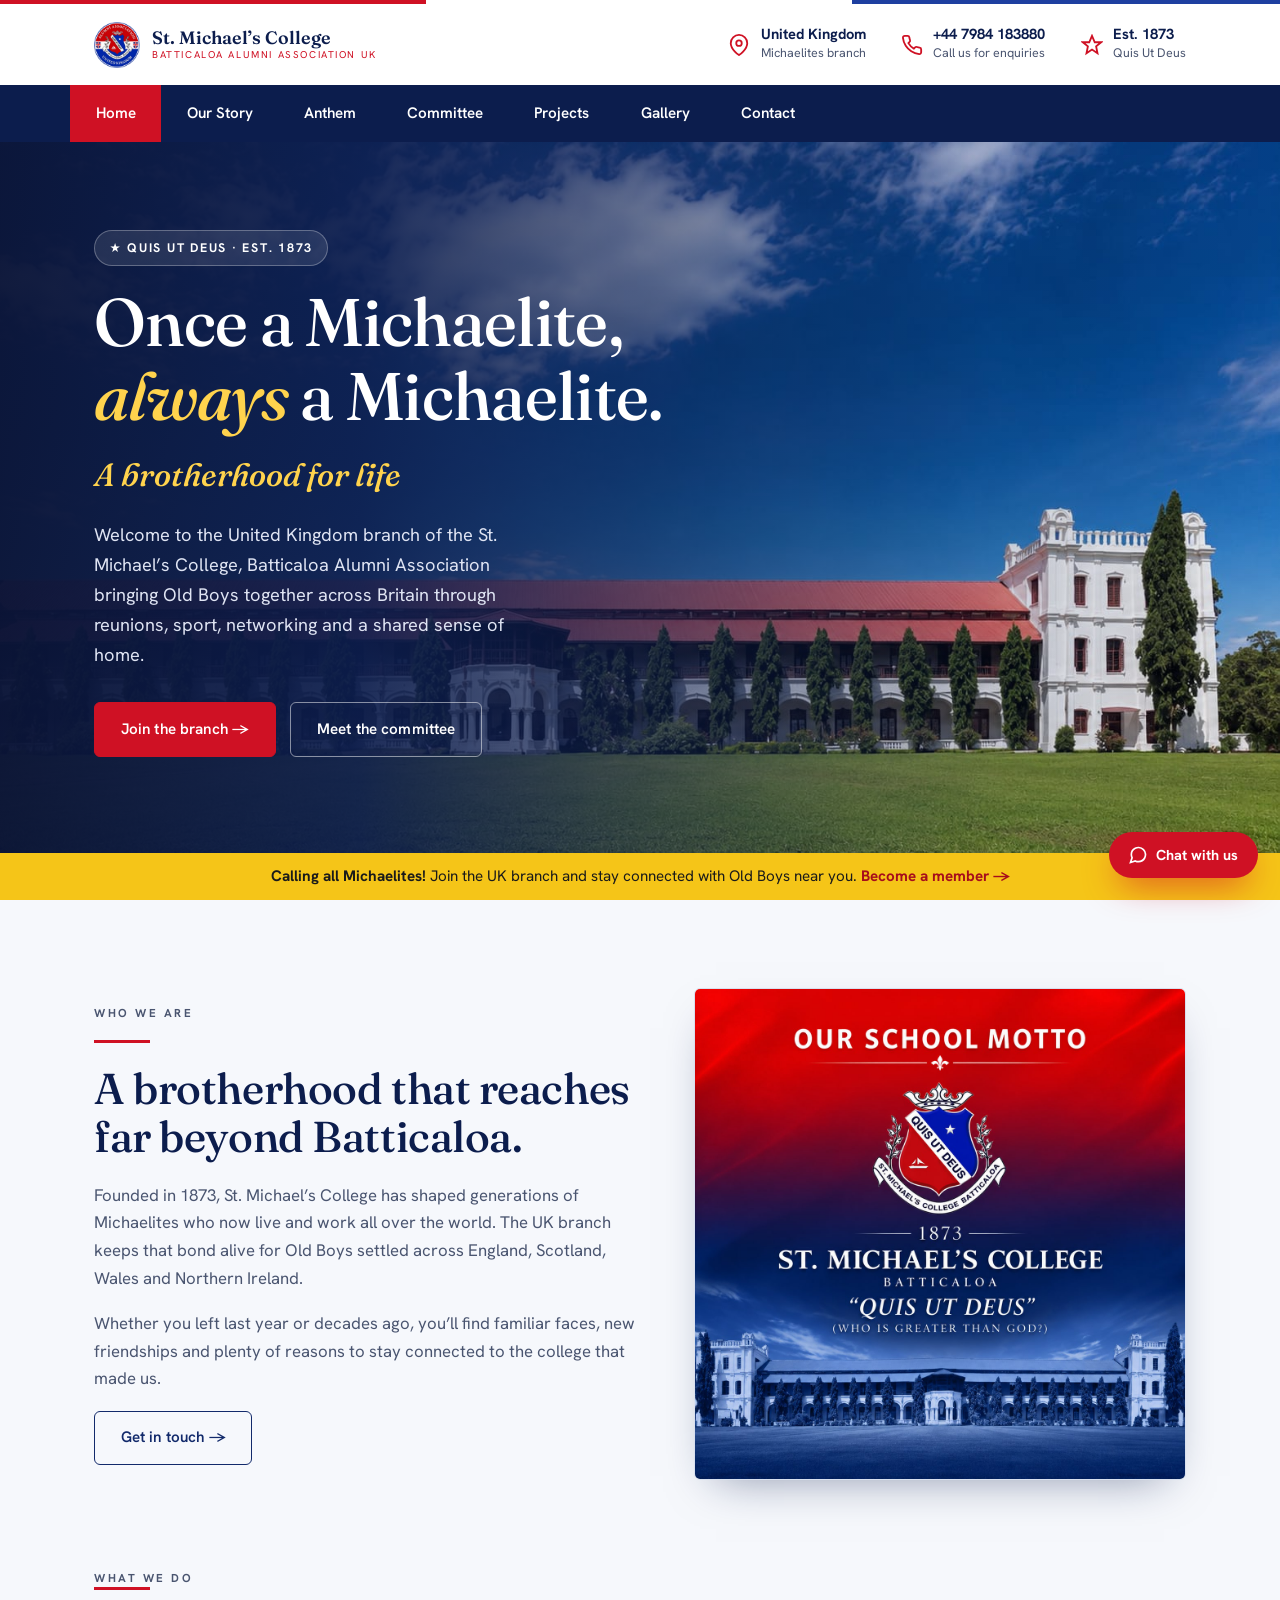
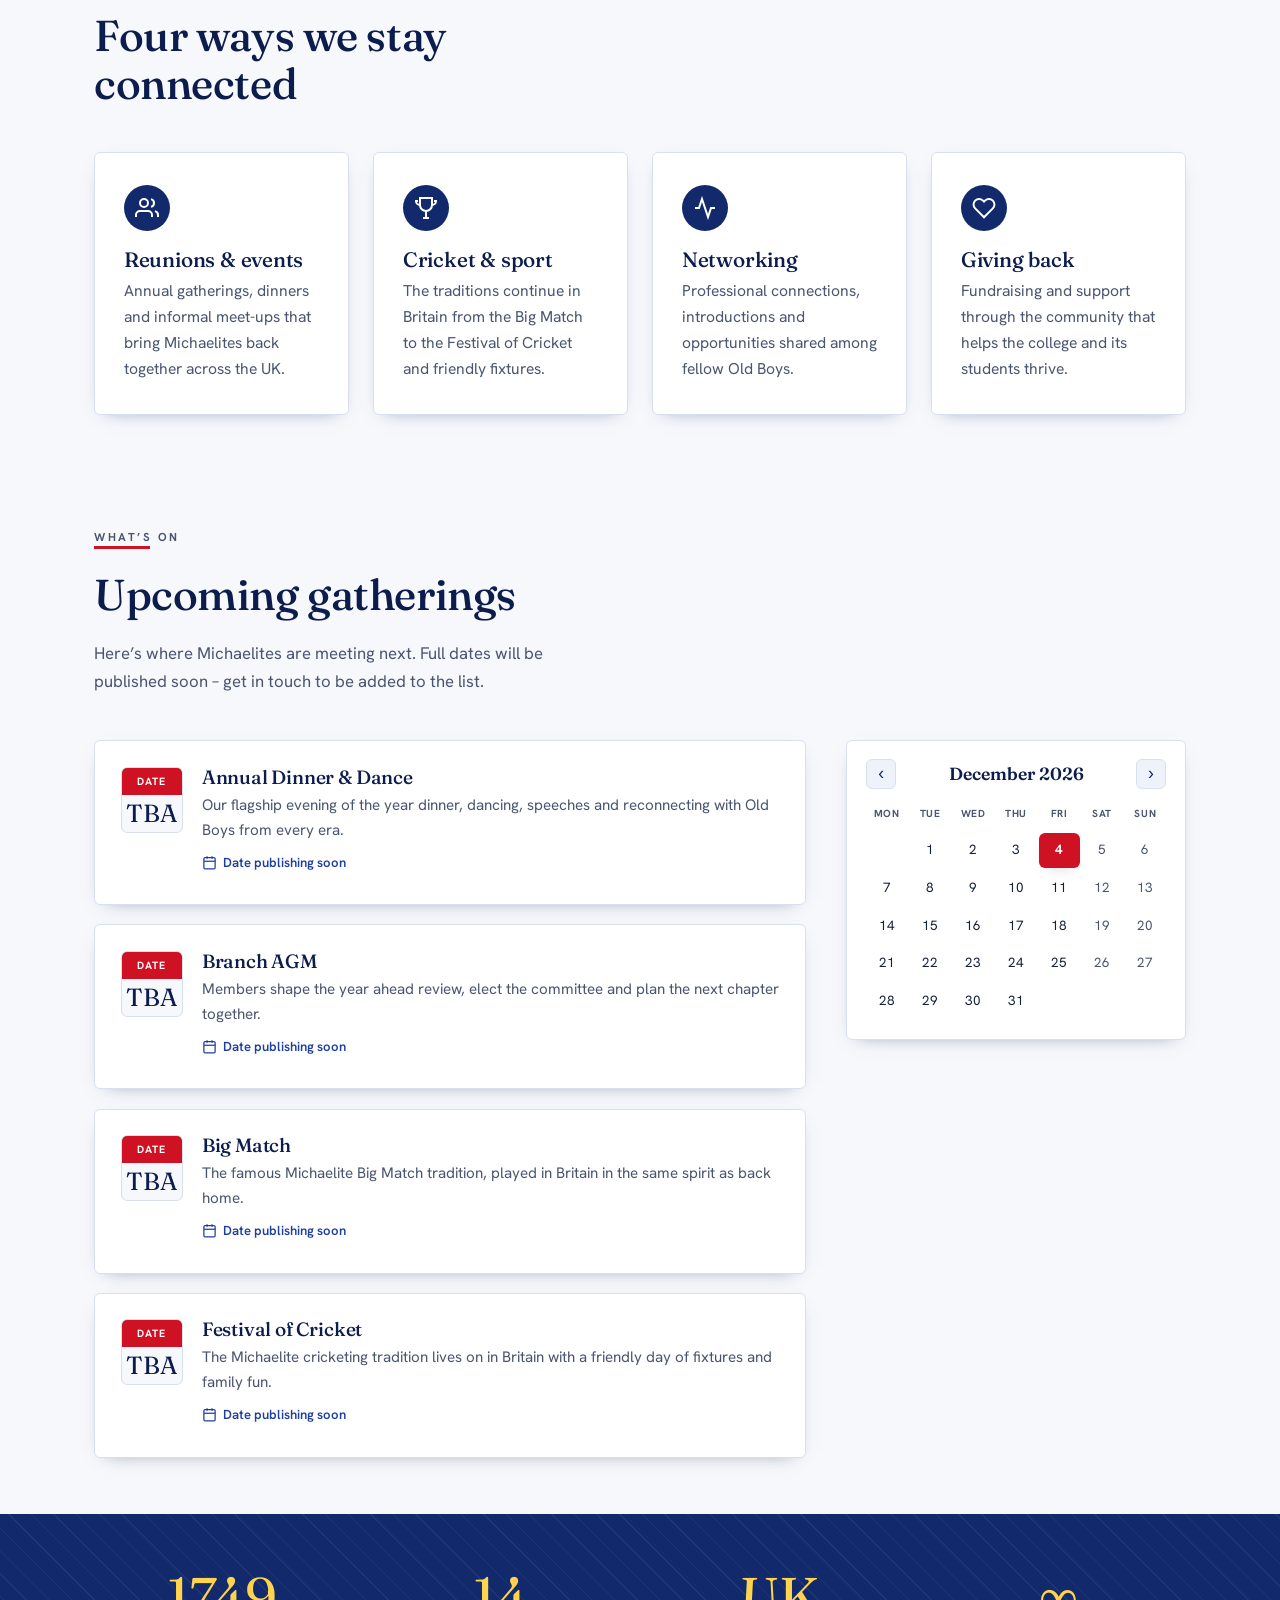
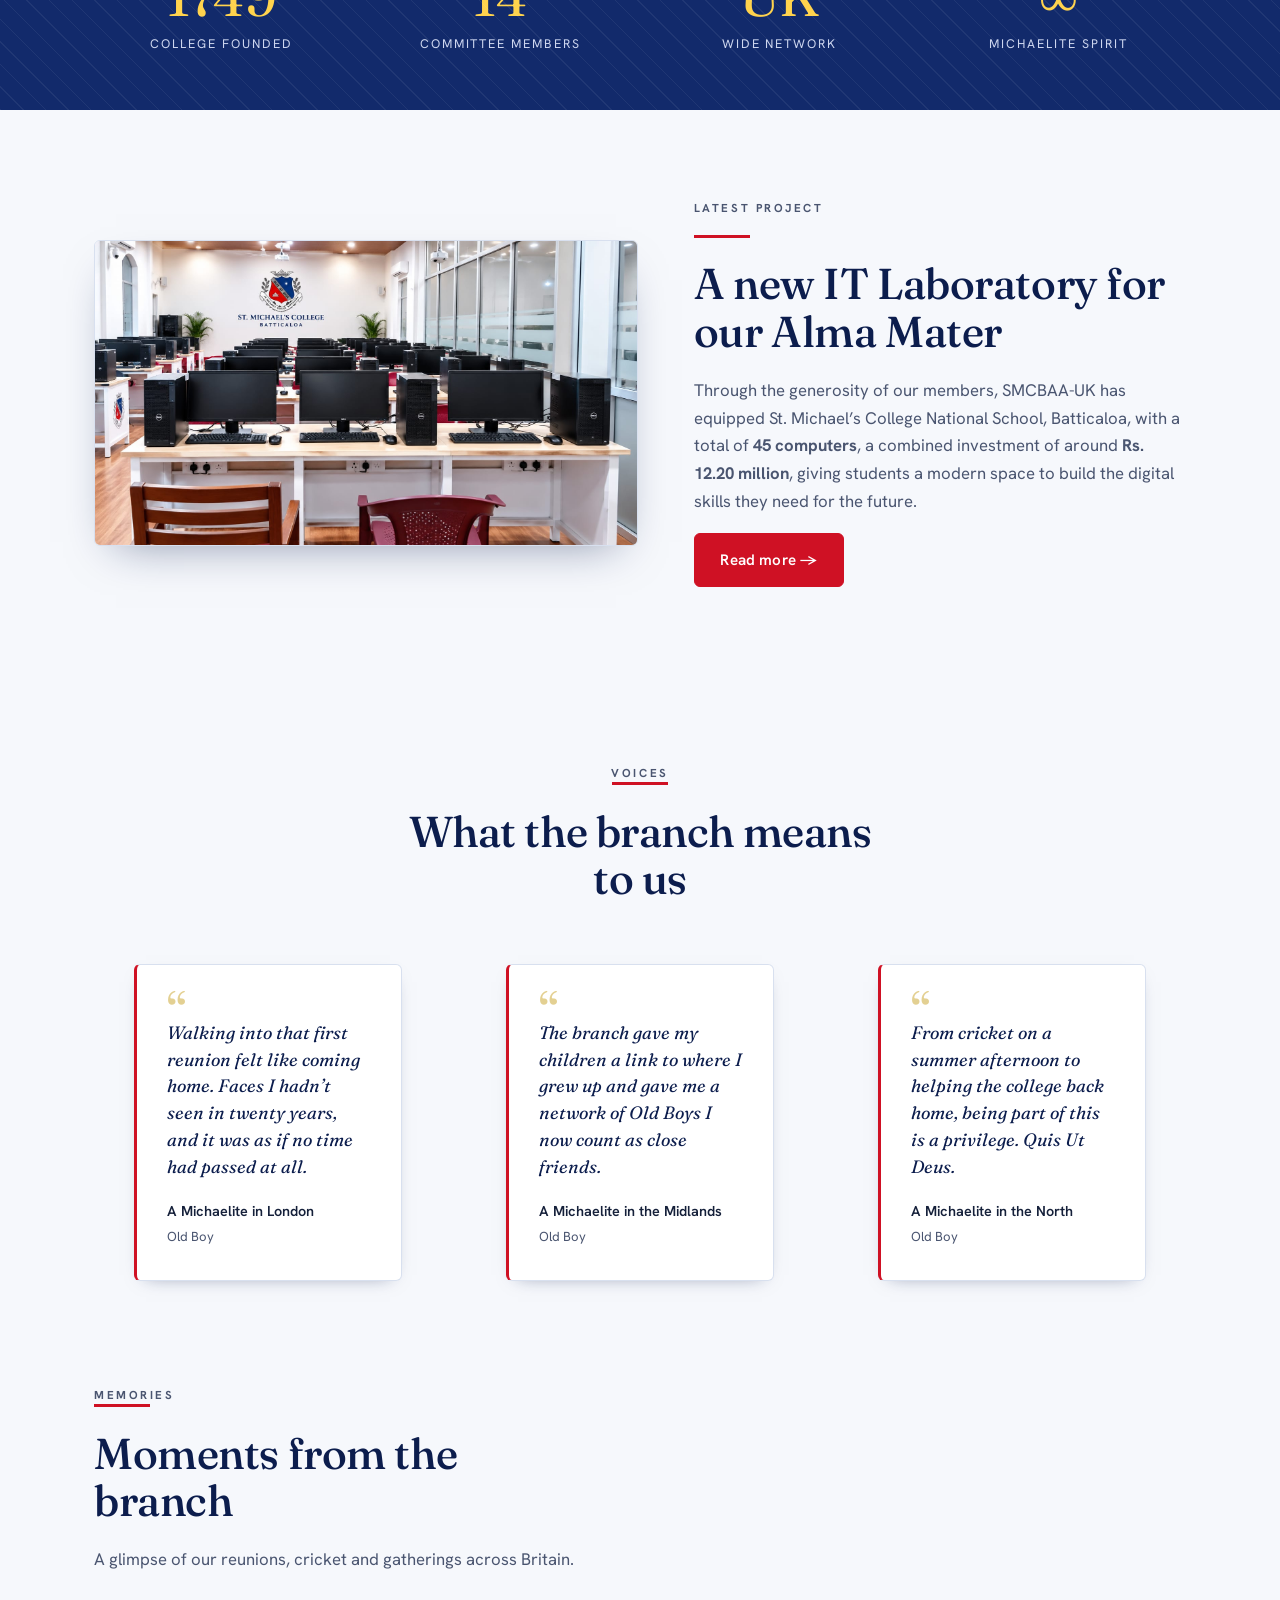
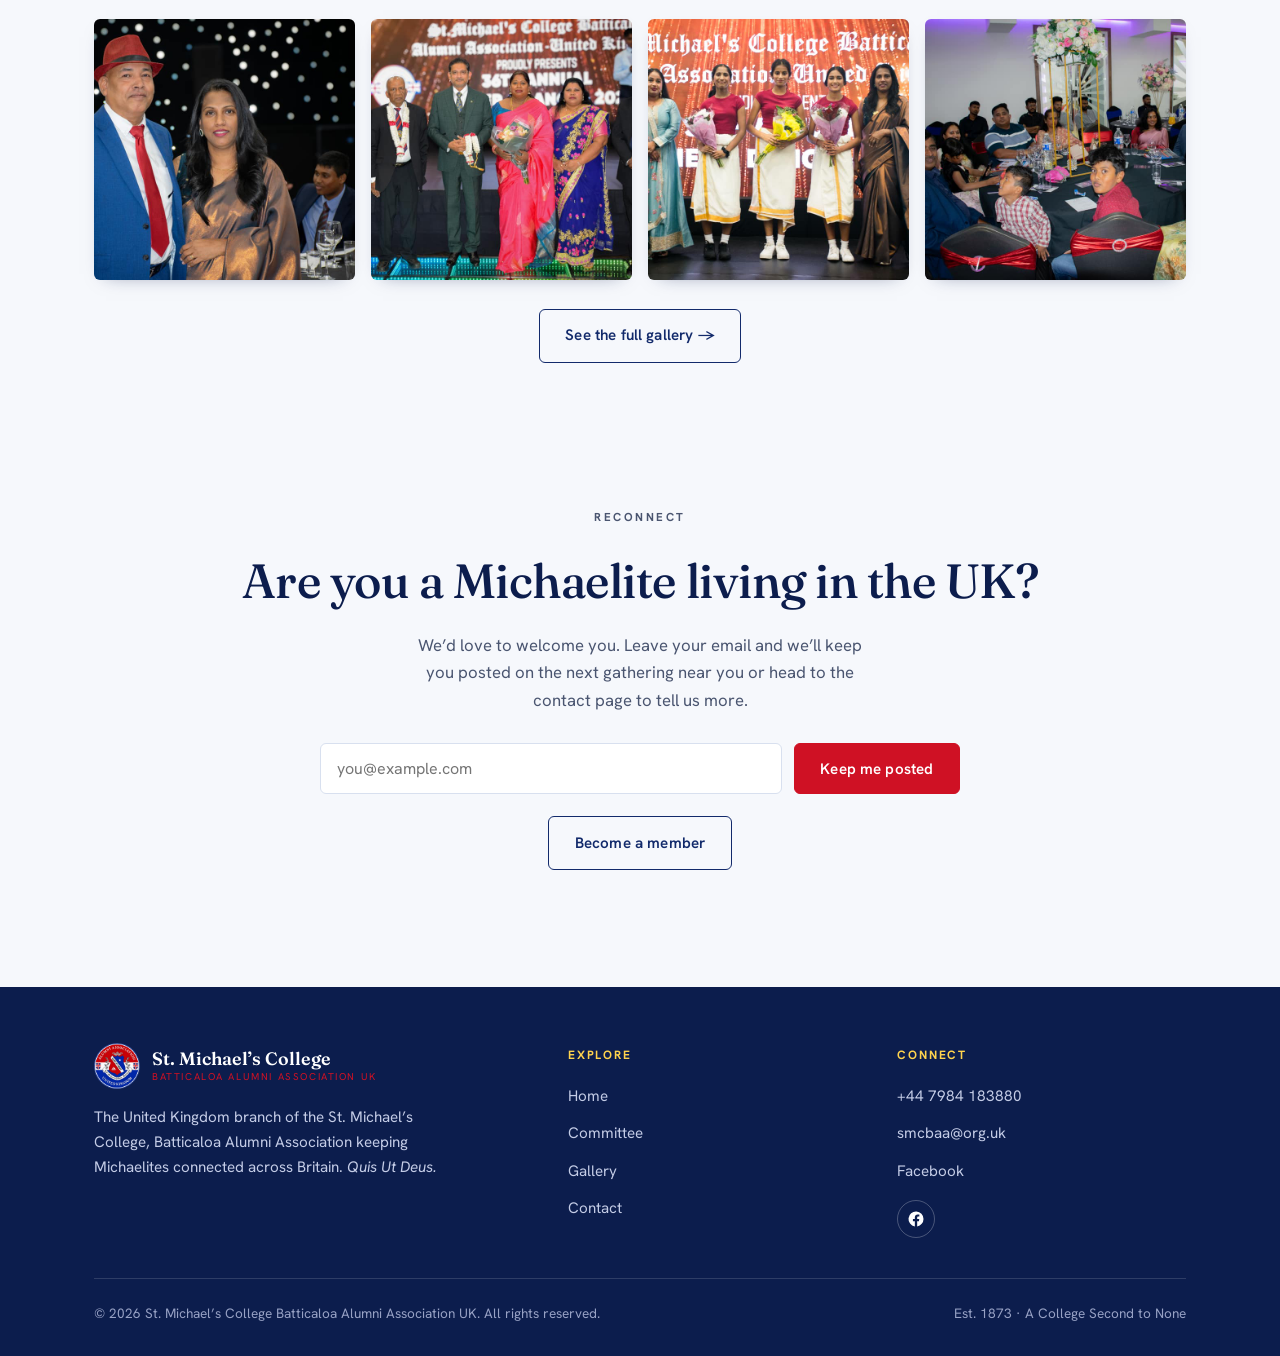
<file: index.html>
<!DOCTYPE html>
<html lang="en-GB">
<head>
  <meta charset="UTF-8" />
  <meta name="viewport" content="width=device-width, initial-scale=1.0" />
  <title>St. Michael's College Batticaloa Alumni Association UK</title>
  <meta name="description" content="The UK branch of the St. Michael's College, Batticaloa Alumni Association connecting Michaelites across Britain through reunions, cricket, networking and giving back." />
  <link rel="icon" type="image/png" href="assets/img/favicon.png" />
  <link rel="preconnect" href="https://fonts.googleapis.com" />
  <link rel="preconnect" href="https://fonts.gstatic.com" crossorigin />
  <link href="https://fonts.googleapis.com/css2?family=Fraunces:ital,opsz,wght@0,9..144,400..600;1,9..144,400..500&family=Hanken+Grotesk:wght@400;500;600;700&display=swap" rel="stylesheet" />
  <link rel="stylesheet" href="assets/css/styles.css" />
  <!-- Open Graph / social link preview -->
  <meta property="og:type" content="website" />
  <meta property="og:site_name" content="SMCBAA UK" />
  <meta property="og:title" content="St. Michael's College Batticaloa Alumni Association UK" />
  <meta property="og:description" content="The UK branch of the St. Michael's College, Batticaloa Alumni Association, connecting Michaelites across Britain through reunions, cricket, projects and giving back." />
  <meta property="og:url" content="https://smcbaa.org.uk/" />
  <meta property="og:image" content="https://smcbaa.org.uk/assets/img/og-image.jpg" />
  <meta property="og:image:secure_url" content="https://smcbaa.org.uk/assets/img/og-image.jpg" />
  <meta property="og:image:width" content="1200" />
  <meta property="og:image:height" content="630" />
  <meta property="og:image:type" content="image/jpeg" />
  <meta property="og:image:alt" content="St. Michael's College Batticaloa Alumni Association UK crest" />
  <meta name="twitter:card" content="summary_large_image" />
  <meta name="twitter:title" content="St. Michael's College Batticaloa Alumni Association UK" />
  <meta name="twitter:description" content="The UK branch of the St. Michael's College, Batticaloa Alumni Association, connecting Michaelites across Britain through reunions, cricket, projects and giving back." />
  <meta name="twitter:image" content="https://smcbaa.org.uk/assets/img/og-image.jpg" />
</head>
<body>

  <header class="site-header">
    <div class="container header-row">
      <a class="brand" href="index.html" aria-label="St. Michael’s College Alumni Association UK home">
        <img src="assets/img/logo.png" alt="St. Michael's College Batticaloa Alumni Association UK crest" />
        <span class="brand-text">
          <strong>St. Michael&rsquo;s College</strong>
          <span>Batticaloa Alumni Association UK</span>
        </span>
      </a>
      <div class="header-info">
        <div class="hi-item"><svg viewBox="0 0 24 24" fill="none" stroke="currentColor" stroke-width="2"><path d="M21 10c0 7-9 13-9 13s-9-6-9-13a9 9 0 0 1 18 0Z"/><circle cx="12" cy="10" r="3"/></svg><div><strong>United Kingdom</strong><span>Michaelites branch</span></div></div>
        <div class="hi-item"><svg viewBox="0 0 24 24" fill="none" stroke="currentColor" stroke-width="2"><path d="M22 16.92v3a2 2 0 0 1-2.18 2 19.79 19.79 0 0 1-8.63-3.07 19.5 19.5 0 0 1-6-6 19.79 19.79 0 0 1-3.07-8.67A2 2 0 0 1 4.11 2h3a2 2 0 0 1 2 1.72c.13.96.36 1.9.7 2.81a2 2 0 0 1-.45 2.11L8.09 9.91a16 16 0 0 0 6 6l1.27-1.27a2 2 0 0 1 2.11-.45c.91.34 1.85.57 2.81.7A2 2 0 0 1 22 16.92Z"/></svg><div><strong>+44 7984 183880</strong><span>Call us for enquiries</span></div></div>
        <div class="hi-item"><svg viewBox="0 0 24 24" fill="none" stroke="currentColor" stroke-width="2"><path d="M12 2l3 7h7l-5.5 4.5L18 21l-6-4-6 4 1.5-7.5L2 9h7z"/></svg><div><strong>Est. 1873</strong><span>Quis Ut Deus</span></div></div>
      </div>
    </div>
  </header>

  <nav class="mainnav">
    <div class="container mainnav-inner">
      <button class="nav-toggle" aria-label="Toggle menu" aria-expanded="false" aria-controls="nav-links"><svg viewBox="0 0 24 24" fill="none" stroke="currentColor" stroke-width="2"><line x1="3" y1="6" x2="21" y2="6"/><line x1="3" y1="12" x2="21" y2="12"/><line x1="3" y1="18" x2="21" y2="18"/></svg></button>
      <ul class="nav-links" id="nav-links">
        <li><a href="index.html" aria-current="page">Home</a></li>
        <li><a href="ourstory.html">Our Story</a></li>
        <li><a href="anthem.html">Anthem</a></li>
        <li><a href="committee.html">Committee</a></li>
        <li><a href="projects.html">Projects</a></li>
        <li><a href="gallery.html">Gallery</a></li>
        <li><a href="contact.html">Contact</a></li>
      </ul>
    </div>
  </nav>

  <!-- Hero -->
  <section class="hero">
    <div class="container hero-grid">
      <div class="hero-copy">
        <span class="motto-chip reveal">&#9733; Quis Ut Deus &middot; Est. 1873</span>
        <h1 class="reveal d1">Once a Michaelite,<br><em>always</em> a Michaelite.</h1>
        <p class="hero-script reveal d2">A brotherhood for life</p>
        <p class="lead reveal d2">Welcome to the United Kingdom branch of the St. Michael&rsquo;s College, Batticaloa Alumni Association bringing Old Boys together across Britain through reunions, sport, networking and a shared sense of home.</p>
        <div class="hero-actions reveal d3">
          <a class="btn btn--red" href="contact.html">Join the branch &rarr;</a>
          <a class="btn btn--ghost" href="committee.html">Meet the committee</a>
        </div>
      </div>
    </div>
  </section>

  <!-- Announcement bar -->
  <div class="announce">
    <div class="container">
      <span class="announce-tag">Calling all Michaelites!</span>
      Join the UK branch and stay connected with Old Boys near you.
      <a href="contact.html">Become a member &rarr;</a>
    </div>
  </div>

  <!-- About -->
  <section class="section">
    <div class="container split">
      <div>
        <p class="eyebrow">Who we are</p>
        <hr class="rule" />
        <h2>A brotherhood that reaches far beyond Batticaloa.</h2>
        <p>Founded in 1873, St. Michael&rsquo;s College has shaped generations of Michaelites who now live and work all over the world. The UK branch keeps that bond alive for Old Boys settled across England, Scotland, Wales and Northern Ireland.</p>
        <p>Whether you left last year or decades ago, you&rsquo;ll find familiar faces, new friendships and plenty of reasons to stay connected to the college that made us.</p>
        <a class="btn btn--ghost" href="contact.html">Get in touch &rarr;</a>
      </div>
      <div class="figure-card">
        <img src="assets/img/heritage.jpg" alt="St. Michael's College, Batticaloa founded 1873, motto Quis Ut Deus" />
      </div>
    </div>
  </section>

  <!-- Pillars -->
  <section class="section section--tight" style="padding-top:0;">
    <div class="container">
      <div class="section-head">
        <p class="eyebrow">What we do</p>
        <hr class="rule" />
        <h2>Four ways we stay connected</h2>
      </div>
      <div class="cards">
        <article class="card reveal">
          <div class="ico"><svg viewBox="0 0 24 24" fill="none" stroke="currentColor" stroke-width="2"><path d="M17 21v-2a4 4 0 0 0-4-4H5a4 4 0 0 0-4 4v2"/><circle cx="9" cy="7" r="4"/><path d="M23 21v-2a4 4 0 0 0-3-3.87"/><path d="M16 3.13a4 4 0 0 1 0 7.75"/></svg></div>
          <h3>Reunions &amp; events</h3>
          <p>Annual gatherings, dinners and informal meet-ups that bring Michaelites back together across the UK.</p>
        </article>
        <article class="card reveal d1">
          <div class="ico"><svg viewBox="0 0 24 24" fill="none" stroke="currentColor" stroke-width="2"><path d="M6 9V2h12v7"/><path d="M6 9a6 6 0 0 0 12 0"/><path d="M9 22h6"/><path d="M12 15v7"/><path d="M4 5H2a4 4 0 0 0 4 4"/><path d="M20 5h2a4 4 0 0 1-4 4"/></svg></div>
          <h3>Cricket &amp; sport</h3>
          <p>The traditions continue in Britain from the Big Match to the Festival of Cricket and friendly fixtures.</p>
        </article>
        <article class="card reveal d2">
          <div class="ico"><svg viewBox="0 0 24 24" fill="none" stroke="currentColor" stroke-width="2"><path d="M22 12h-4l-3 9L9 3l-3 9H2"/></svg></div>
          <h3>Networking</h3>
          <p>Professional connections, introductions and opportunities shared among fellow Old Boys.</p>
        </article>
        <article class="card reveal d3">
          <div class="ico"><svg viewBox="0 0 24 24" fill="none" stroke="currentColor" stroke-width="2"><path d="M20.84 4.61a5.5 5.5 0 0 0-7.78 0L12 5.67l-1.06-1.06a5.5 5.5 0 1 0-7.78 7.78L12 21.23l8.84-8.84a5.5 5.5 0 0 0 0-7.78Z"/></svg></div>
          <h3>Giving back</h3>
          <p>Fundraising and support through the community that helps the college and its students thrive.</p>
        </article>
      </div>
    </div>
  </section>

  <!-- Upcoming events -->
  <section class="section section--tight">
    <div class="container">
      <div class="section-head">
        <p class="eyebrow">What&rsquo;s on</p>
        <hr class="rule" />
        <h2>Upcoming gatherings</h2>
        <p>Here&rsquo;s where Michaelites are meeting next. Full dates will be published soon &ndash; get in touch to be added to the list.</p>
      </div>
      <div class="whatson-grid">
        <div class="events events--list">
        <article class="event-card reveal">
          <div class="date-badge"><span class="m">Date</span><span class="d">TBA</span></div>
          <div class="event-body">
            <h3>Annual Dinner &amp; Dance</h3>
            <p>Our flagship evening of the year dinner, dancing, speeches and reconnecting with Old Boys from every era.</p>
            <span class="event-meta"><svg viewBox="0 0 24 24" fill="none" stroke="currentColor" stroke-width="2"><rect x="3" y="4" width="18" height="18" rx="2"/><line x1="16" y1="2" x2="16" y2="6"/><line x1="8" y1="2" x2="8" y2="6"/><line x1="3" y1="10" x2="21" y2="10"/></svg>Date publishing soon</span>
          </div>
        </article>
        <article class="event-card reveal d1">
          <div class="date-badge"><span class="m">Date</span><span class="d">TBA</span></div>
          <div class="event-body">
            <h3>Branch AGM</h3>
            <p>Members shape the year ahead review, elect the committee and plan the next chapter together.</p>
            <span class="event-meta"><svg viewBox="0 0 24 24" fill="none" stroke="currentColor" stroke-width="2"><rect x="3" y="4" width="18" height="18" rx="2"/><line x1="16" y1="2" x2="16" y2="6"/><line x1="8" y1="2" x2="8" y2="6"/><line x1="3" y1="10" x2="21" y2="10"/></svg>Date publishing soon</span>
          </div>
        </article>
        <article class="event-card reveal d2">
          <div class="date-badge"><span class="m">Date</span><span class="d">TBA</span></div>
          <div class="event-body">
            <h3>Big Match</h3>
            <p>The famous Michaelite Big Match tradition, played in Britain in the same spirit as back home.</p>
            <span class="event-meta"><svg viewBox="0 0 24 24" fill="none" stroke="currentColor" stroke-width="2"><rect x="3" y="4" width="18" height="18" rx="2"/><line x1="16" y1="2" x2="16" y2="6"/><line x1="8" y1="2" x2="8" y2="6"/><line x1="3" y1="10" x2="21" y2="10"/></svg>Date publishing soon</span>
          </div>
        </article>
        <article class="event-card reveal d3">
          <div class="date-badge"><span class="m">Date</span><span class="d">TBA</span></div>
          <div class="event-body">
            <h3>Festival of Cricket</h3>
            <p>The Michaelite cricketing tradition lives on in Britain with a friendly day of fixtures and family fun.</p>
            <span class="event-meta"><svg viewBox="0 0 24 24" fill="none" stroke="currentColor" stroke-width="2"><rect x="3" y="4" width="18" height="18" rx="2"/><line x1="16" y1="2" x2="16" y2="6"/><line x1="8" y1="2" x2="8" y2="6"/><line x1="3" y1="10" x2="21" y2="10"/></svg>Date publishing soon</span>
          </div>
        </article>
        </div>
        <aside class="whatson-cal reveal d1">
          <div class="mini-cal" id="mini-cal" aria-label="Calendar"></div>
        </aside>
      </div>
    </div>
  </section>

  <!-- Stats -->
  <section class="section section--tight band">
    <div class="container">
      <div class="stats">
        <div class="stat"><div class="num" data-count="1873" data-plain>1873</div><div class="lbl">College founded</div></div>
        <div class="stat"><div class="num" data-count="15">15</div><div class="lbl">Committee members</div></div>
        <div class="stat"><div class="num">UK</div><div class="lbl">Wide network</div></div>
        <div class="stat"><div class="num">&infin;</div><div class="lbl">Michaelite spirit</div></div>
      </div>
    </div>
  </section>

  <!-- Latest project -->
  <section class="section">
    <div class="container split">
      <div class="figure-card">
        <img src="assets/img/gallery/projects-it-lab/full/itlab-02.jpg" alt="The completed IT Laboratory at St. Michael's College, Batticaloa, equipped by SMCBAA-UK" loading="lazy" />
      </div>
      <div>
        <p class="eyebrow">Latest project</p>
        <hr class="rule" />
        <h2>A new IT Laboratory for our Alma Mater</h2>
        <p>Through the generosity of our members, SMCBAA-UK has equipped St. Michael&rsquo;s College National School, Batticaloa, with a total of <strong>45 computers</strong>, a combined investment of around <strong>Rs. 12.20 million</strong>, giving students a modern space to build the digital skills they need for the future.</p>
        <a class="btn btn--red" href="projects.html">Read more &rarr;</a>
      </div>
    </div>
  </section>

  <!-- Voices -->
  <section class="section">
    <div class="container">
      <div class="section-head center">
        <p class="eyebrow">Voices</p>
        <hr class="rule" />
        <h2>What the branch means to us</h2>
      </div>
      <!-- Replace with real testimonials from members when available. -->
      <div class="voices">
        <figure class="quote-card reveal">
          <span class="mark">&ldquo;</span>
          <blockquote>Walking into that first reunion felt like coming home. Faces I hadn&rsquo;t seen in twenty years, and it was as if no time had passed at all.</blockquote>
          <figcaption class="cite">A Michaelite in London<span>Old Boy</span></figcaption>
        </figure>
        <figure class="quote-card reveal d1">
          <span class="mark">&ldquo;</span>
          <blockquote>The branch gave my children a link to where I grew up and gave me a network of Old Boys I now count as close friends.</blockquote>
          <figcaption class="cite">A Michaelite in the Midlands<span>Old Boy</span></figcaption>
        </figure>
        <figure class="quote-card reveal d2">
          <span class="mark">&ldquo;</span>
          <blockquote>From cricket on a summer afternoon to helping the college back home, being part of this is a privilege. Quis Ut Deus.</blockquote>
          <figcaption class="cite">A Michaelite in the North<span>Old Boy</span></figcaption>
        </figure>
      </div>
    </div>
  </section>

  <!-- Gallery preview -->
  <section class="section section--tight" style="padding-top:0;">
    <div class="container">
      <div class="section-head">
        <p class="eyebrow">Memories</p>
        <hr class="rule" />
        <h2>Moments from the branch</h2>
        <p>A glimpse of our reunions, cricket and gatherings across Britain.</p>
      </div>
      <div class="gallery-strip reveal">
        <a href="gallery.html" aria-label="View the gallery"><img src="assets/img/gallery/dinner-dance-2025/thumb/DSC_1876.jpg" alt="Michaelites at the Annual Dinner Dance 2025" loading="lazy" /></a>
        <a href="gallery.html" aria-label="View the gallery"><img src="assets/img/gallery/dinner-dance-2025/thumb/DSC_1932.jpg" alt="Michaelites at the Annual Dinner Dance 2025" loading="lazy" /></a>
        <a href="gallery.html" aria-label="View the gallery"><img src="assets/img/gallery/dinner-dance-2025/thumb/DSC_2082.jpg" alt="Michaelites at the Annual Dinner Dance 2025" loading="lazy" /></a>
        <a href="gallery.html" aria-label="View the gallery"><img src="assets/img/gallery/dinner-dance-2025/thumb/DSC_1994.jpg" alt="Michaelites at the Annual Dinner Dance 2025" loading="lazy" /></a>
      </div>
      <div style="text-align:center; margin-top:1.8rem;">
        <a class="btn btn--ghost" href="gallery.html">See the full gallery &rarr;</a>
      </div>
    </div>
  </section>

  <!-- CTA / newsletter -->
  <section class="section">
    <div class="container cta">
      <p class="eyebrow">Reconnect</p>
      <h2>Are you a Michaelite living in the UK?</h2>
      <p>We&rsquo;d love to welcome you. Leave your email and we&rsquo;ll keep you posted on the next gathering near you or head to the contact page to tell us more.</p>
      <!-- Wire this to Formspree (same as the contact form) before going live. -->
      <form class="newsletter" action="https://formspree.io/f/YOUR_FORM_ID" method="POST">
        <input type="email" name="email" required autocomplete="email" placeholder="you@example.com" aria-label="Email address" />
        <button type="submit" class="btn btn--red">Keep me posted</button>
      </form>
      <p style="margin-top:1.4rem;"><a class="btn btn--ghost" href="contact.html">Become a member</a></p>
    </div>
  </section>

  <footer class="site-footer">
    <div class="container">
      <div class="footer-top">
        <div>
          <a class="brand" href="index.html">
            <img src="assets/img/logo.png" alt="St. Michael's College Batticaloa Alumni Association UK crest" />
            <span class="brand-text"><strong>St. Michael&rsquo;s College</strong><span>Batticaloa Alumni Association UK</span></span>
          </a>
          <p class="footer-blurb">The United Kingdom branch of the St. Michael&rsquo;s College, Batticaloa Alumni Association keeping Michaelites connected across Britain. <em>Quis Ut Deus.</em></p>
        </div>
        <div class="footer-col">
          <h4>Explore</h4>
          <ul>
            <li><a href="index.html">Home</a></li>
            <li><a href="committee.html">Committee</a></li>
            <li><a href="gallery.html">Gallery</a></li>
            <li><a href="contact.html">Contact</a></li>
          </ul>
        </div>
        <div class="footer-col">
          <h4>Connect</h4>
          <ul>
            <li><a href="tel:+447984183880">+44 7984 183880</a></li>
            <li><a href="mailto:smcbaa@org.uk">smcbaa@org.uk</a></li>
            <li><a href="https://www.facebook.com/SMCBAAUK" target="_blank" rel="noopener">Facebook</a></li>
          </ul>
          <div class="social" style="margin-top:1rem;">
            <a href="https://www.facebook.com/SMCBAAUK" target="_blank" rel="noopener" aria-label="Facebook">
              <svg viewBox="0 0 24 24" fill="currentColor"><path d="M22 12a10 10 0 1 0-11.56 9.88v-6.99H7.9V12h2.54V9.8c0-2.5 1.49-3.89 3.78-3.89 1.09 0 2.24.2 2.24.2v2.46h-1.26c-1.24 0-1.63.77-1.63 1.56V12h2.78l-.44 2.89h-2.34v6.99A10 10 0 0 0 22 12Z"/></svg>
            </a>
          </div>
        </div>
      </div>
      <div class="footer-bottom">
        <span>&copy; <span id="year">2026</span> St. Michael&rsquo;s College Batticaloa Alumni Association UK. All rights reserved.</span>
        <span>Est. 1873 &middot; A College Second to None</span>
      </div>
    </div>
  </footer>

  <script src="assets/js/main.js"></script>
</body>
</html>
</file>
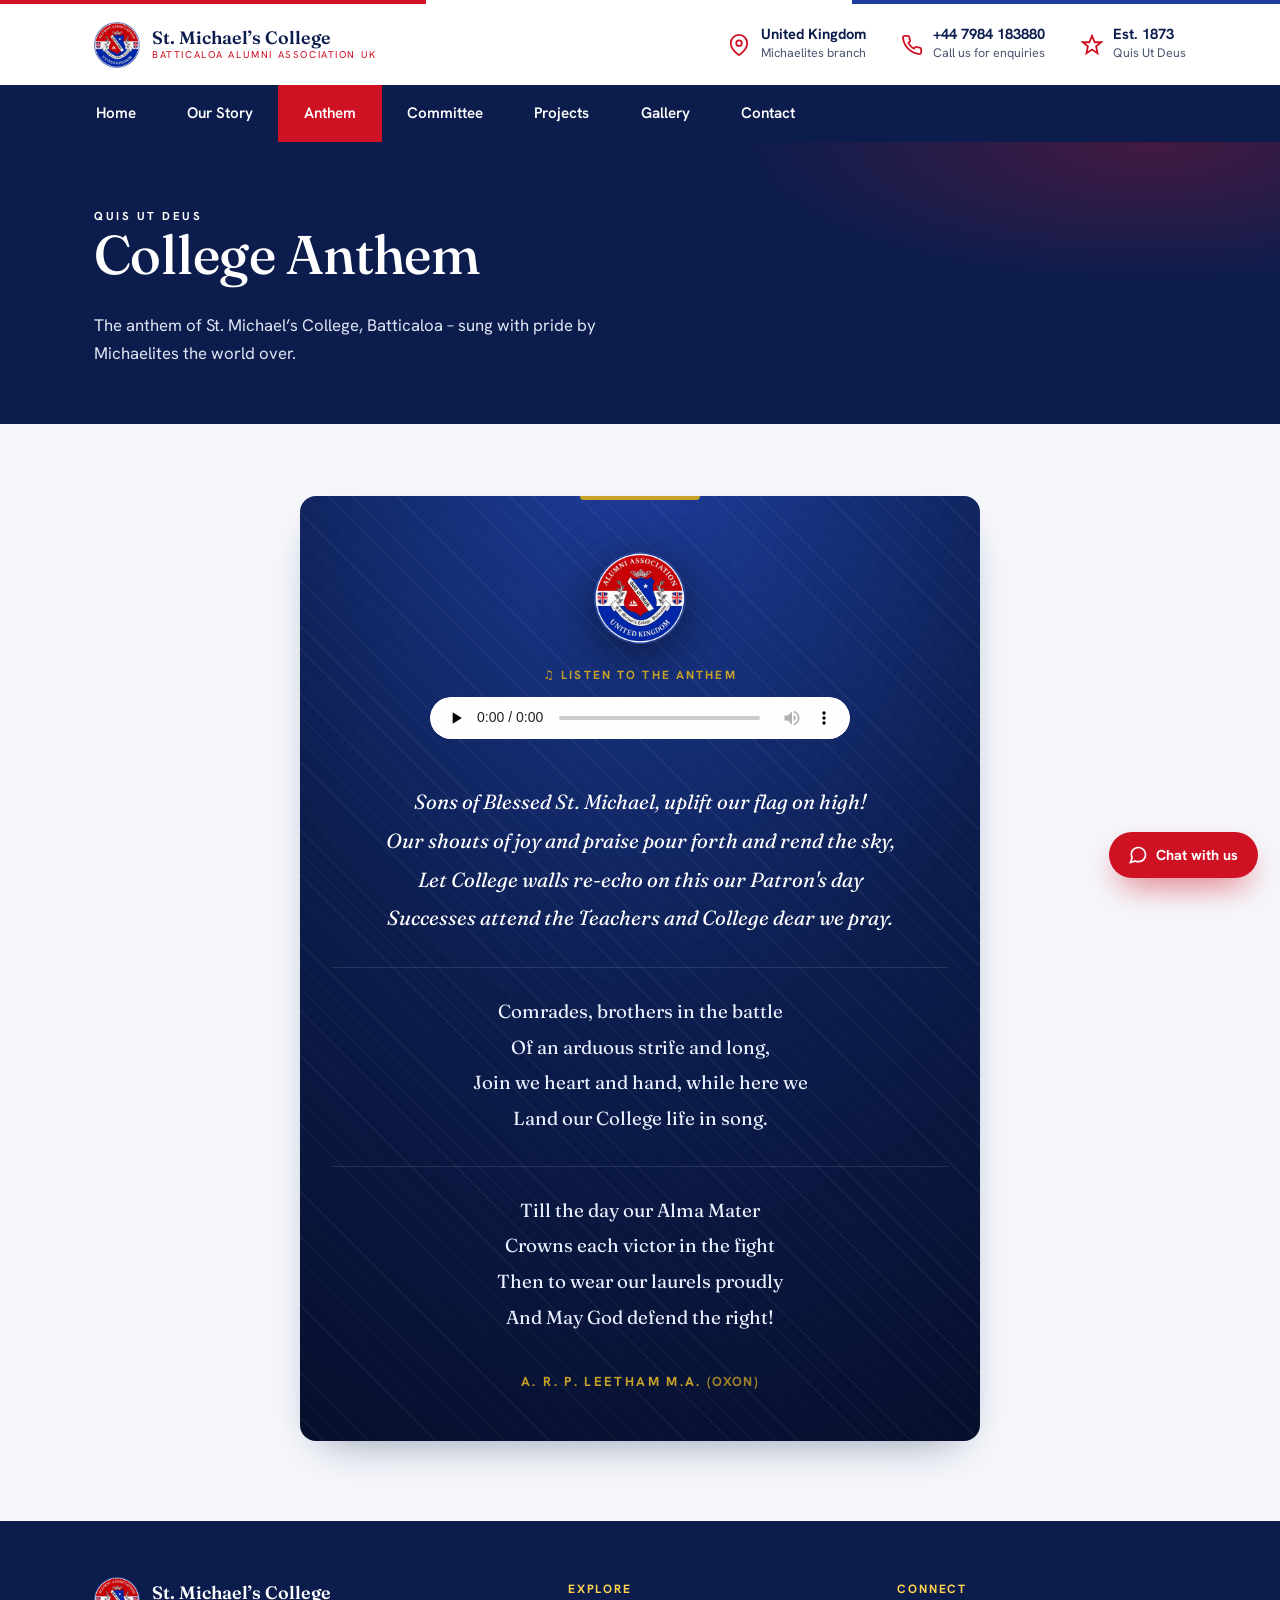
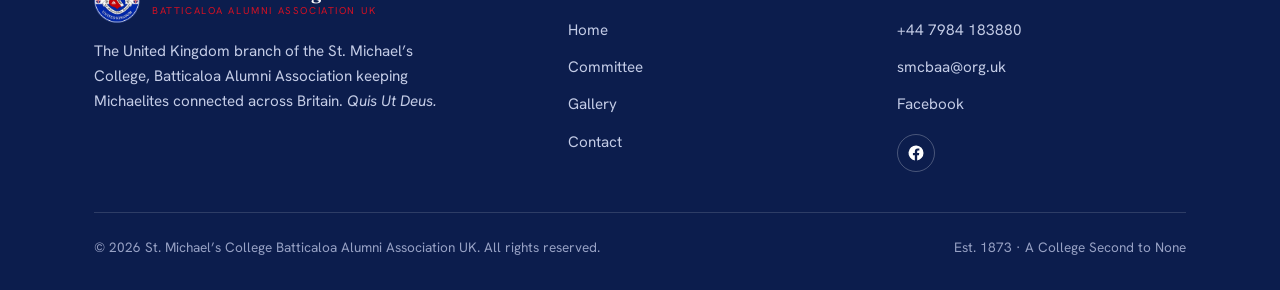
<file: anthem.html>
<!DOCTYPE html>
<html lang="en-GB">
<head>
  <meta charset="UTF-8" />
  <meta name="viewport" content="width=device-width, initial-scale=1.0" />
  <title>College Anthem SMC Batticaloa Alumni Association UK</title>
  <meta name="description" content="The College Anthem of St. Michael's College, Batticaloa, by A. R. P. Leetham M.A. (Oxon)." />
  <link rel="icon" type="image/png" href="assets/img/favicon.png" />
  <link rel="preconnect" href="https://fonts.googleapis.com" />
  <link rel="preconnect" href="https://fonts.gstatic.com" crossorigin />
  <link href="https://fonts.googleapis.com/css2?family=Fraunces:ital,opsz,wght@0,9..144,400..600;1,9..144,400..500&family=Hanken+Grotesk:wght@400;500;600;700&display=swap" rel="stylesheet" />
  <link rel="stylesheet" href="assets/css/styles.css" />
  <!-- Open Graph / social link preview -->
  <meta property="og:type" content="website" />
  <meta property="og:site_name" content="SMCBAA UK" />
  <meta property="og:title" content="St. Michael's College Batticaloa Alumni Association UK" />
  <meta property="og:description" content="The UK branch of the St. Michael's College, Batticaloa Alumni Association, connecting Michaelites across Britain through reunions, cricket, projects and giving back." />
  <meta property="og:url" content="https://smcbaa.org.uk/" />
  <meta property="og:image" content="https://smcbaa.org.uk/assets/img/og-image.jpg" />
  <meta property="og:image:secure_url" content="https://smcbaa.org.uk/assets/img/og-image.jpg" />
  <meta property="og:image:width" content="1200" />
  <meta property="og:image:height" content="630" />
  <meta property="og:image:type" content="image/jpeg" />
  <meta property="og:image:alt" content="St. Michael's College Batticaloa Alumni Association UK crest" />
  <meta name="twitter:card" content="summary_large_image" />
  <meta name="twitter:title" content="St. Michael's College Batticaloa Alumni Association UK" />
  <meta name="twitter:description" content="The UK branch of the St. Michael's College, Batticaloa Alumni Association, connecting Michaelites across Britain through reunions, cricket, projects and giving back." />
  <meta name="twitter:image" content="https://smcbaa.org.uk/assets/img/og-image.jpg" />
</head>
<body>

  <header class="site-header">
    <div class="container header-row">
      <a class="brand" href="index.html" aria-label="St. Michael’s College Alumni Association UK home">
        <img src="assets/img/logo.png" alt="St. Michael's College Batticaloa Alumni Association UK crest" />
        <span class="brand-text">
          <strong>St. Michael&rsquo;s College</strong>
          <span>Batticaloa Alumni Association UK</span>
        </span>
      </a>
      <div class="header-info">
        <div class="hi-item"><svg viewBox="0 0 24 24" fill="none" stroke="currentColor" stroke-width="2"><path d="M21 10c0 7-9 13-9 13s-9-6-9-13a9 9 0 0 1 18 0Z"/><circle cx="12" cy="10" r="3"/></svg><div><strong>United Kingdom</strong><span>Michaelites branch</span></div></div>
        <div class="hi-item"><svg viewBox="0 0 24 24" fill="none" stroke="currentColor" stroke-width="2"><path d="M22 16.92v3a2 2 0 0 1-2.18 2 19.79 19.79 0 0 1-8.63-3.07 19.5 19.5 0 0 1-6-6 19.79 19.79 0 0 1-3.07-8.67A2 2 0 0 1 4.11 2h3a2 2 0 0 1 2 1.72c.13.96.36 1.9.7 2.81a2 2 0 0 1-.45 2.11L8.09 9.91a16 16 0 0 0 6 6l1.27-1.27a2 2 0 0 1 2.11-.45c.91.34 1.85.57 2.81.7A2 2 0 0 1 22 16.92Z"/></svg><div><strong>+44 7984 183880</strong><span>Call us for enquiries</span></div></div>
        <div class="hi-item"><svg viewBox="0 0 24 24" fill="none" stroke="currentColor" stroke-width="2"><path d="M12 2l3 7h7l-5.5 4.5L18 21l-6-4-6 4 1.5-7.5L2 9h7z"/></svg><div><strong>Est. 1873</strong><span>Quis Ut Deus</span></div></div>
      </div>
    </div>
  </header>

  <nav class="mainnav">
    <div class="container mainnav-inner">
      <button class="nav-toggle" aria-label="Toggle menu" aria-expanded="false" aria-controls="nav-links"><svg viewBox="0 0 24 24" fill="none" stroke="currentColor" stroke-width="2"><line x1="3" y1="6" x2="21" y2="6"/><line x1="3" y1="12" x2="21" y2="12"/><line x1="3" y1="18" x2="21" y2="18"/></svg></button>
      <ul class="nav-links" id="nav-links">
        <li><a href="index.html">Home</a></li>
        <li><a href="ourstory.html">Our Story</a></li>
        <li><a href="anthem.html" aria-current="page">Anthem</a></li>
        <li><a href="committee.html">Committee</a></li>
        <li><a href="projects.html">Projects</a></li>
        <li><a href="gallery.html">Gallery</a></li>
        <li><a href="contact.html">Contact</a></li>
      </ul>
    </div>
  </nav>

  <section class="page-head">
    <div class="container">
      <p class="eyebrow reveal">Quis Ut Deus</p>
      <h1 class="reveal d1">College Anthem</h1>
      <p class="reveal d2">The anthem of St. Michael&rsquo;s College, Batticaloa &ndash; sung with pride by Michaelites the world over.</p>
    </div>
  </section>

  <section class="section anthem-section">
    <div class="container">
      <article class="anthem">
        <img class="anthem-crest" src="assets/img/logo.png" alt="St. Michael's College Batticaloa crest" />

        <div class="anthem-player reveal">
          <p class="anthem-listen">&#9835; Listen to the anthem</p>
          <audio controls preload="none" src="assets/audio/college-anthem.mp3">
            Your browser does not support the audio player.
            <a href="assets/audio/college-anthem.mp3">Download the anthem</a>.
          </audio>
        </div>

        <div class="anthem-stanza anthem-opening reveal">
          <p>Sons of Blessed St. Michael, uplift our flag on high!</p>
          <p>Our shouts of joy and praise pour forth and rend the sky,</p>
          <p>Let College walls re-echo on this our Patron's day</p>
          <p>Successes attend the Teachers and College dear we pray.</p>
        </div>

        <div class="anthem-stanza reveal">
          <p>Comrades, brothers in the battle</p>
          <p>Of an arduous strife and long,</p>
          <p>Join we heart and hand, while here we</p>
          <p>Land our College life in song.</p>
        </div>

        <div class="anthem-stanza reveal">
          <p>Till the day our Alma Mater</p>
          <p>Crowns each victor in the fight</p>
          <p>Then to wear our laurels proudly</p>
          <p>And May God defend the right!</p>
        </div>

        <p class="anthem-author reveal">A. R. P. Leetham M.A. <span>(Oxon)</span></p>
      </article>
    </div>
  </section>

  <footer class="site-footer">
    <div class="container">
      <div class="footer-top">
        <div>
          <a class="brand" href="index.html">
            <img src="assets/img/logo.png" alt="St. Michael's College Batticaloa Alumni Association UK crest" />
            <span class="brand-text"><strong>St. Michael&rsquo;s College</strong><span>Batticaloa Alumni Association UK</span></span>
          </a>
          <p class="footer-blurb">The United Kingdom branch of the St. Michael&rsquo;s College, Batticaloa Alumni Association keeping Michaelites connected across Britain. <em>Quis Ut Deus.</em></p>
        </div>
        <div class="footer-col">
          <h4>Explore</h4>
          <ul>
            <li><a href="index.html">Home</a></li>
            <li><a href="committee.html">Committee</a></li>
            <li><a href="gallery.html">Gallery</a></li>
            <li><a href="contact.html">Contact</a></li>
          </ul>
        </div>
        <div class="footer-col">
          <h4>Connect</h4>
          <ul>
            <li><a href="tel:+447984183880">+44 7984 183880</a></li>
            <li><a href="mailto:smcbaa@org.uk">smcbaa@org.uk</a></li>
            <li><a href="https://www.facebook.com/SMCBAAUK" target="_blank" rel="noopener">Facebook</a></li>
          </ul>
          <div class="social" style="margin-top:1rem;">
            <a href="https://www.facebook.com/SMCBAAUK" target="_blank" rel="noopener" aria-label="Facebook">
              <svg viewBox="0 0 24 24" fill="currentColor"><path d="M22 12a10 10 0 1 0-11.56 9.88v-6.99H7.9V12h2.54V9.8c0-2.5 1.49-3.89 3.78-3.89 1.09 0 2.24.2 2.24.2v2.46h-1.26c-1.24 0-1.63.77-1.63 1.56V12h2.78l-.44 2.89h-2.34v6.99A10 10 0 0 0 22 12Z"/></svg>
            </a>
          </div>
        </div>
      </div>
      <div class="footer-bottom">
        <span>&copy; <span id="year">2026</span> St. Michael&rsquo;s College Batticaloa Alumni Association UK. All rights reserved.</span>
        <span>Est. 1873 &middot; A College Second to None</span>
      </div>
    </div>
  </footer>

  <script src="assets/js/main.js"></script>
</body>
</html>
</file>
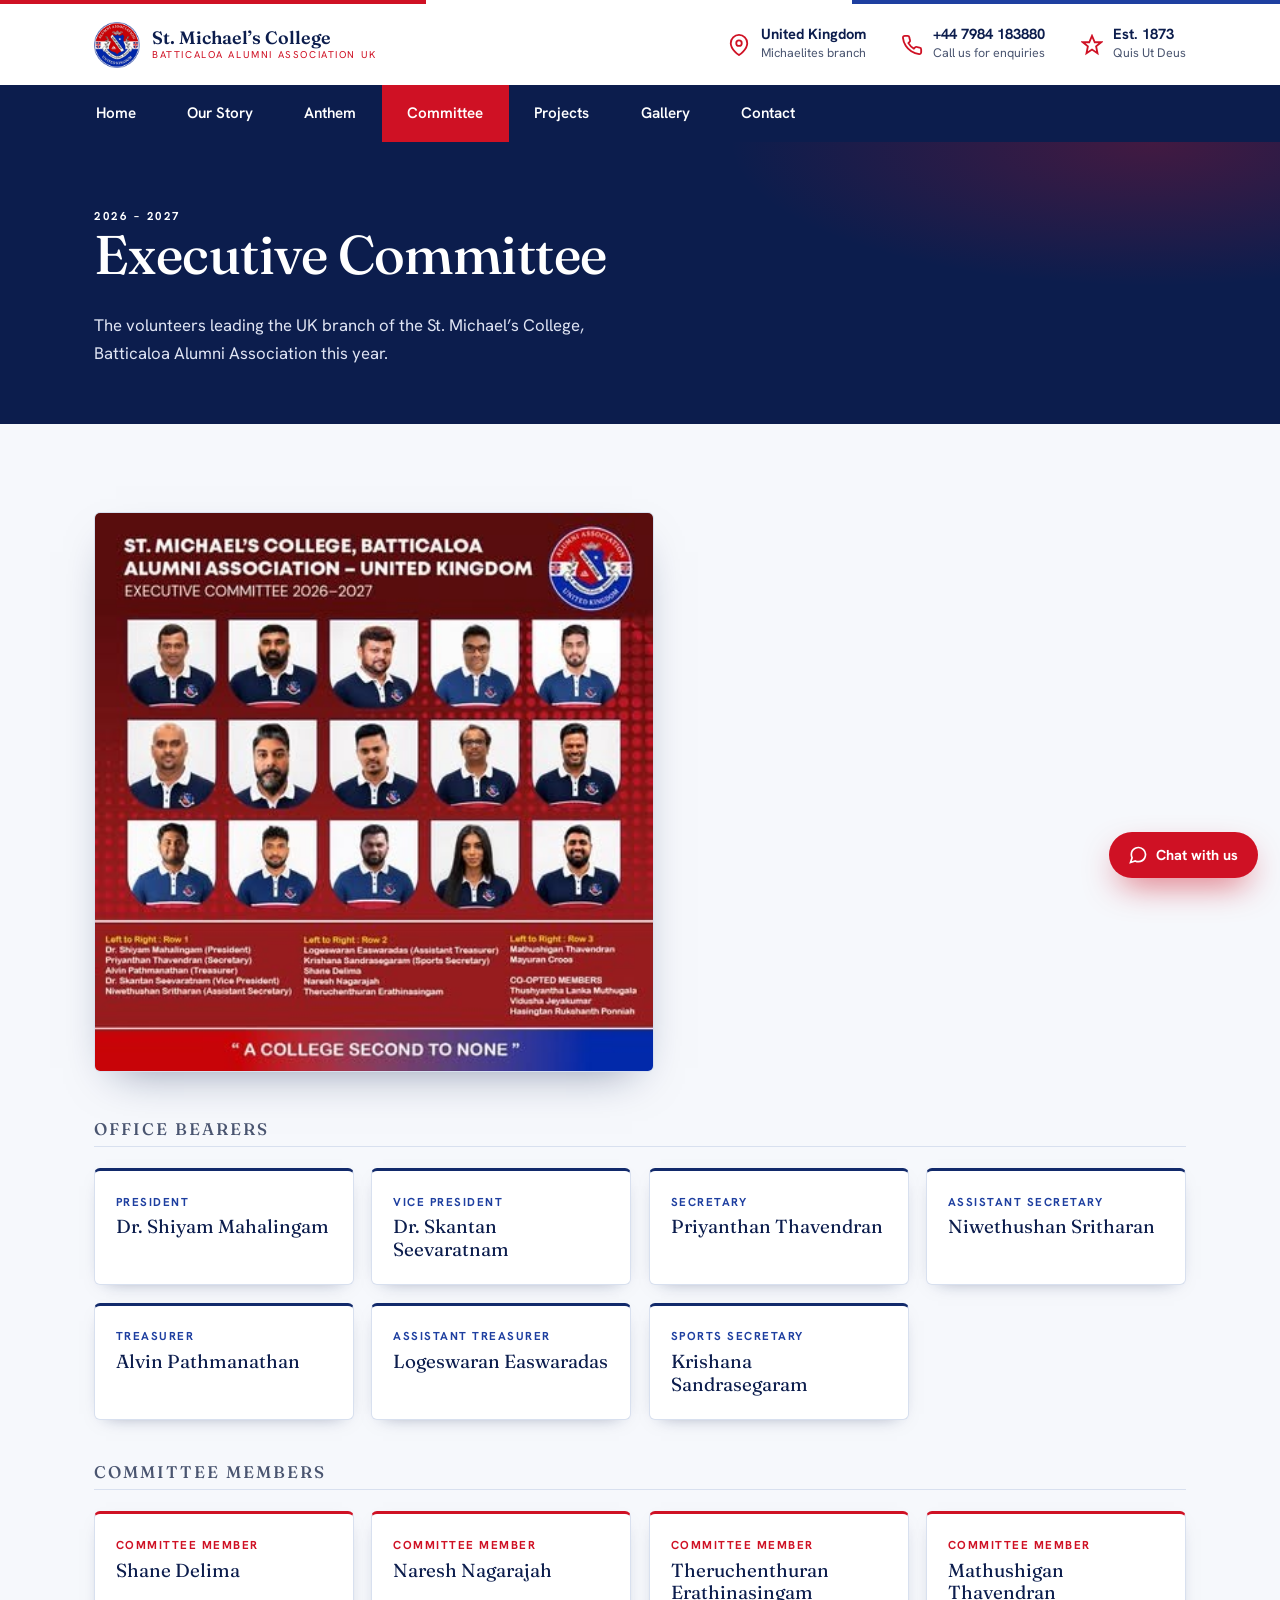
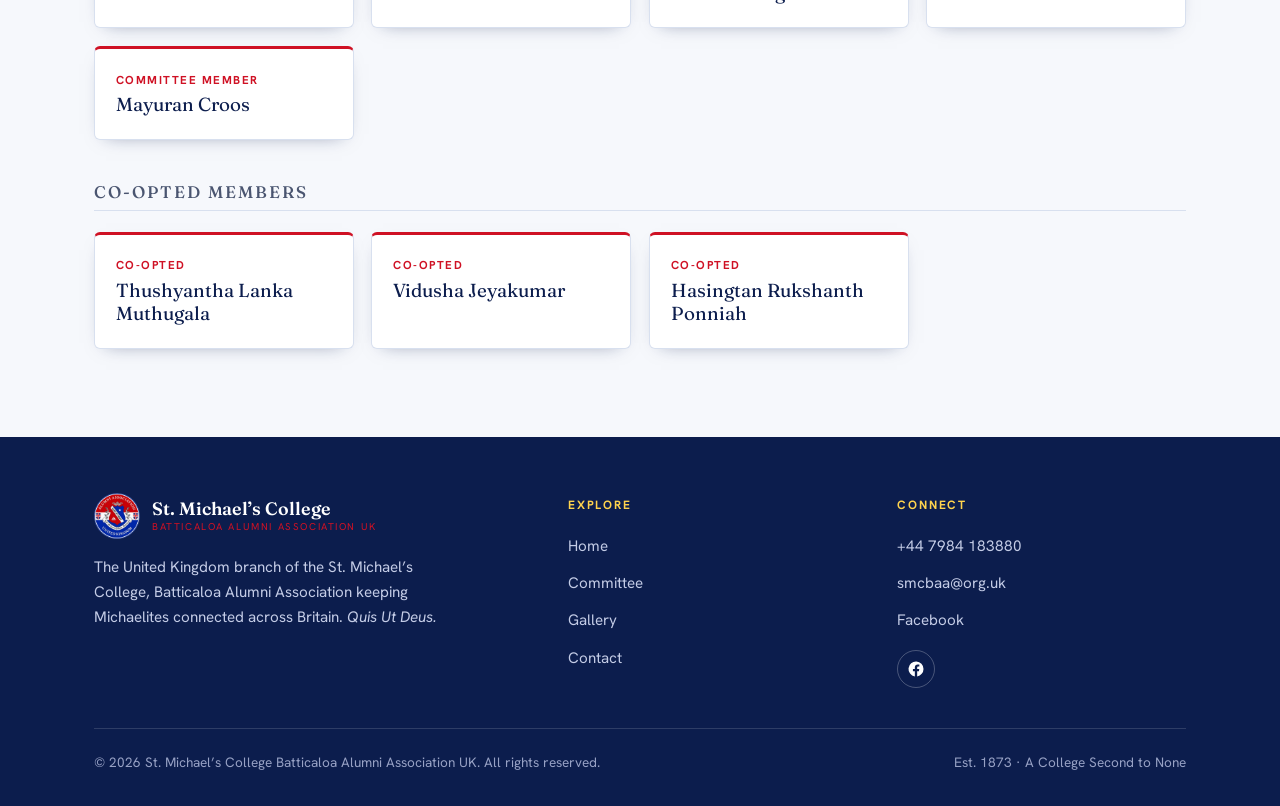
<file: committee.html>
<!DOCTYPE html>
<html lang="en-GB">
<head>
  <meta charset="UTF-8" />
  <meta name="viewport" content="width=device-width, initial-scale=1.0" />
  <title>Committee SMC Batticaloa Alumni Association UK</title>
  <meta name="description" content="The 2026-2027 Executive Committee of the St. Michael's College, Batticaloa Alumni Association UK branch." />
  <link rel="icon" type="image/png" href="assets/img/favicon.png" />
  <link rel="preconnect" href="https://fonts.googleapis.com" />
  <link rel="preconnect" href="https://fonts.gstatic.com" crossorigin />
  <link href="https://fonts.googleapis.com/css2?family=Fraunces:ital,opsz,wght@0,9..144,400..600;1,9..144,400..500&family=Hanken+Grotesk:wght@400;500;600;700&display=swap" rel="stylesheet" />
  <link rel="stylesheet" href="assets/css/styles.css" />
  <!-- Open Graph / social link preview -->
  <meta property="og:type" content="website" />
  <meta property="og:site_name" content="SMCBAA UK" />
  <meta property="og:title" content="St. Michael's College Batticaloa Alumni Association UK" />
  <meta property="og:description" content="The UK branch of the St. Michael's College, Batticaloa Alumni Association, connecting Michaelites across Britain through reunions, cricket, projects and giving back." />
  <meta property="og:url" content="https://smcbaa.org.uk/" />
  <meta property="og:image" content="https://smcbaa.org.uk/assets/img/og-image.jpg" />
  <meta property="og:image:secure_url" content="https://smcbaa.org.uk/assets/img/og-image.jpg" />
  <meta property="og:image:width" content="1200" />
  <meta property="og:image:height" content="630" />
  <meta property="og:image:type" content="image/jpeg" />
  <meta property="og:image:alt" content="St. Michael's College Batticaloa Alumni Association UK crest" />
  <meta name="twitter:card" content="summary_large_image" />
  <meta name="twitter:title" content="St. Michael's College Batticaloa Alumni Association UK" />
  <meta name="twitter:description" content="The UK branch of the St. Michael's College, Batticaloa Alumni Association, connecting Michaelites across Britain through reunions, cricket, projects and giving back." />
  <meta name="twitter:image" content="https://smcbaa.org.uk/assets/img/og-image.jpg" />
</head>
<body>

  <header class="site-header">
    <div class="container header-row">
      <a class="brand" href="index.html" aria-label="St. Michael’s College Alumni Association UK home">
        <img src="assets/img/logo.png" alt="St. Michael's College Batticaloa Alumni Association UK crest" />
        <span class="brand-text">
          <strong>St. Michael&rsquo;s College</strong>
          <span>Batticaloa Alumni Association UK</span>
        </span>
      </a>
      <div class="header-info">
        <div class="hi-item"><svg viewBox="0 0 24 24" fill="none" stroke="currentColor" stroke-width="2"><path d="M21 10c0 7-9 13-9 13s-9-6-9-13a9 9 0 0 1 18 0Z"/><circle cx="12" cy="10" r="3"/></svg><div><strong>United Kingdom</strong><span>Michaelites branch</span></div></div>
        <div class="hi-item"><svg viewBox="0 0 24 24" fill="none" stroke="currentColor" stroke-width="2"><path d="M22 16.92v3a2 2 0 0 1-2.18 2 19.79 19.79 0 0 1-8.63-3.07 19.5 19.5 0 0 1-6-6 19.79 19.79 0 0 1-3.07-8.67A2 2 0 0 1 4.11 2h3a2 2 0 0 1 2 1.72c.13.96.36 1.9.7 2.81a2 2 0 0 1-.45 2.11L8.09 9.91a16 16 0 0 0 6 6l1.27-1.27a2 2 0 0 1 2.11-.45c.91.34 1.85.57 2.81.7A2 2 0 0 1 22 16.92Z"/></svg><div><strong>+44 7984 183880</strong><span>Call us for enquiries</span></div></div>
        <div class="hi-item"><svg viewBox="0 0 24 24" fill="none" stroke="currentColor" stroke-width="2"><path d="M12 2l3 7h7l-5.5 4.5L18 21l-6-4-6 4 1.5-7.5L2 9h7z"/></svg><div><strong>Est. 1873</strong><span>Quis Ut Deus</span></div></div>
      </div>
    </div>
  </header>

  <nav class="mainnav">
    <div class="container mainnav-inner">
      <button class="nav-toggle" aria-label="Toggle menu" aria-expanded="false" aria-controls="nav-links"><svg viewBox="0 0 24 24" fill="none" stroke="currentColor" stroke-width="2"><line x1="3" y1="6" x2="21" y2="6"/><line x1="3" y1="12" x2="21" y2="12"/><line x1="3" y1="18" x2="21" y2="18"/></svg></button>
      <ul class="nav-links" id="nav-links">
        <li><a href="index.html">Home</a></li>
        <li><a href="ourstory.html">Our Story</a></li>
        <li><a href="anthem.html">Anthem</a></li>
        <li><a href="committee.html" aria-current="page">Committee</a></li>
        <li><a href="projects.html">Projects</a></li>
        <li><a href="gallery.html">Gallery</a></li>
        <li><a href="contact.html">Contact</a></li>
      </ul>
    </div>
  </nav>

  <section class="page-head">
    <div class="container">
      <p class="eyebrow reveal">2026 &ndash; 2027</p>
      <h1 class="reveal d1">Executive Committee</h1>
      <p class="reveal d2">The volunteers leading the UK branch of the St. Michael&rsquo;s College, Batticaloa Alumni Association this year.</p>
    </div>
  </section>

  <section class="section">
    <div class="container">
      <div class="figure-card" style="margin-bottom:3rem; max-width:560px;">
        <img src="assets/img/committee.jpg" alt="St. Michael's College Batticaloa Alumni Association UK Executive Committee 2026-2027" />
      </div>

      <div class="committee-group">
        <div class="group-label"><h3>Office Bearers</h3></div>
        <article class="member exec"><p class="role">President</p><p class="name">Dr. Shiyam Mahalingam</p></article>
        <article class="member exec"><p class="role">Vice President</p><p class="name">Dr. Skantan Seevaratnam</p></article>
        <article class="member exec"><p class="role">Secretary</p><p class="name">Priyanthan Thavendran</p></article>
        <article class="member exec"><p class="role">Assistant Secretary</p><p class="name">Niwethushan Sritharan</p></article>
        <article class="member exec"><p class="role">Treasurer</p><p class="name">Alvin Pathmanathan</p></article>
        <article class="member exec"><p class="role">Assistant Treasurer</p><p class="name">Logeswaran Easwaradas</p></article>
        <article class="member exec"><p class="role">Sports Secretary</p><p class="name">Krishana Sandrasegaram</p></article>
        <div class="group-label"><h3>Committee Members</h3></div>
        <article class="member"><p class="role">Committee Member</p><p class="name">Shane Delima</p></article>
        <article class="member"><p class="role">Committee Member</p><p class="name">Naresh Nagarajah</p></article>
        <article class="member"><p class="role">Committee Member</p><p class="name">Theruchenthuran Erathinasingam</p></article>
        <article class="member"><p class="role">Committee Member</p><p class="name">Mathushigan Thavendran</p></article>
        <article class="member"><p class="role">Committee Member</p><p class="name">Mayuran Croos</p></article>
        <div class="group-label"><h3>Co-opted Members</h3></div>
        <article class="member"><p class="role">Co-opted</p><p class="name">Thushyantha Lanka Muthugala</p></article>
        <article class="member"><p class="role">Co-opted</p><p class="name">Vidusha Jeyakumar</p></article>
        <article class="member"><p class="role">Co-opted</p><p class="name">Hasingtan Rukshanth Ponniah</p></article>
      </div>
    </div>
  </section>

  <footer class="site-footer">
    <div class="container">
      <div class="footer-top">
        <div>
          <a class="brand" href="index.html">
            <img src="assets/img/logo.png" alt="St. Michael's College Batticaloa Alumni Association UK crest" />
            <span class="brand-text"><strong>St. Michael&rsquo;s College</strong><span>Batticaloa Alumni Association UK</span></span>
          </a>
          <p class="footer-blurb">The United Kingdom branch of the St. Michael&rsquo;s College, Batticaloa Alumni Association keeping Michaelites connected across Britain. <em>Quis Ut Deus.</em></p>
        </div>
        <div class="footer-col">
          <h4>Explore</h4>
          <ul>
            <li><a href="index.html">Home</a></li>
            <li><a href="committee.html">Committee</a></li>
            <li><a href="gallery.html">Gallery</a></li>
            <li><a href="contact.html">Contact</a></li>
          </ul>
        </div>
        <div class="footer-col">
          <h4>Connect</h4>
          <ul>
            <li><a href="tel:+447984183880">+44 7984 183880</a></li>
            <li><a href="mailto:smcbaa@org.uk">smcbaa@org.uk</a></li>
            <li><a href="https://www.facebook.com/SMCBAAUK" target="_blank" rel="noopener">Facebook</a></li>
          </ul>
          <div class="social" style="margin-top:1rem;">
            <a href="https://www.facebook.com/SMCBAAUK" target="_blank" rel="noopener" aria-label="Facebook">
              <svg viewBox="0 0 24 24" fill="currentColor"><path d="M22 12a10 10 0 1 0-11.56 9.88v-6.99H7.9V12h2.54V9.8c0-2.5 1.49-3.89 3.78-3.89 1.09 0 2.24.2 2.24.2v2.46h-1.26c-1.24 0-1.63.77-1.63 1.56V12h2.78l-.44 2.89h-2.34v6.99A10 10 0 0 0 22 12Z"/></svg>
            </a>
          </div>
        </div>
      </div>
      <div class="footer-bottom">
        <span>&copy; <span id="year">2026</span> St. Michael&rsquo;s College Batticaloa Alumni Association UK. All rights reserved.</span>
        <span>Est. 1873 &middot; A College Second to None</span>
      </div>
    </div>
  </footer>

  <script src="assets/js/main.js"></script>
</body>
</html>
</file>
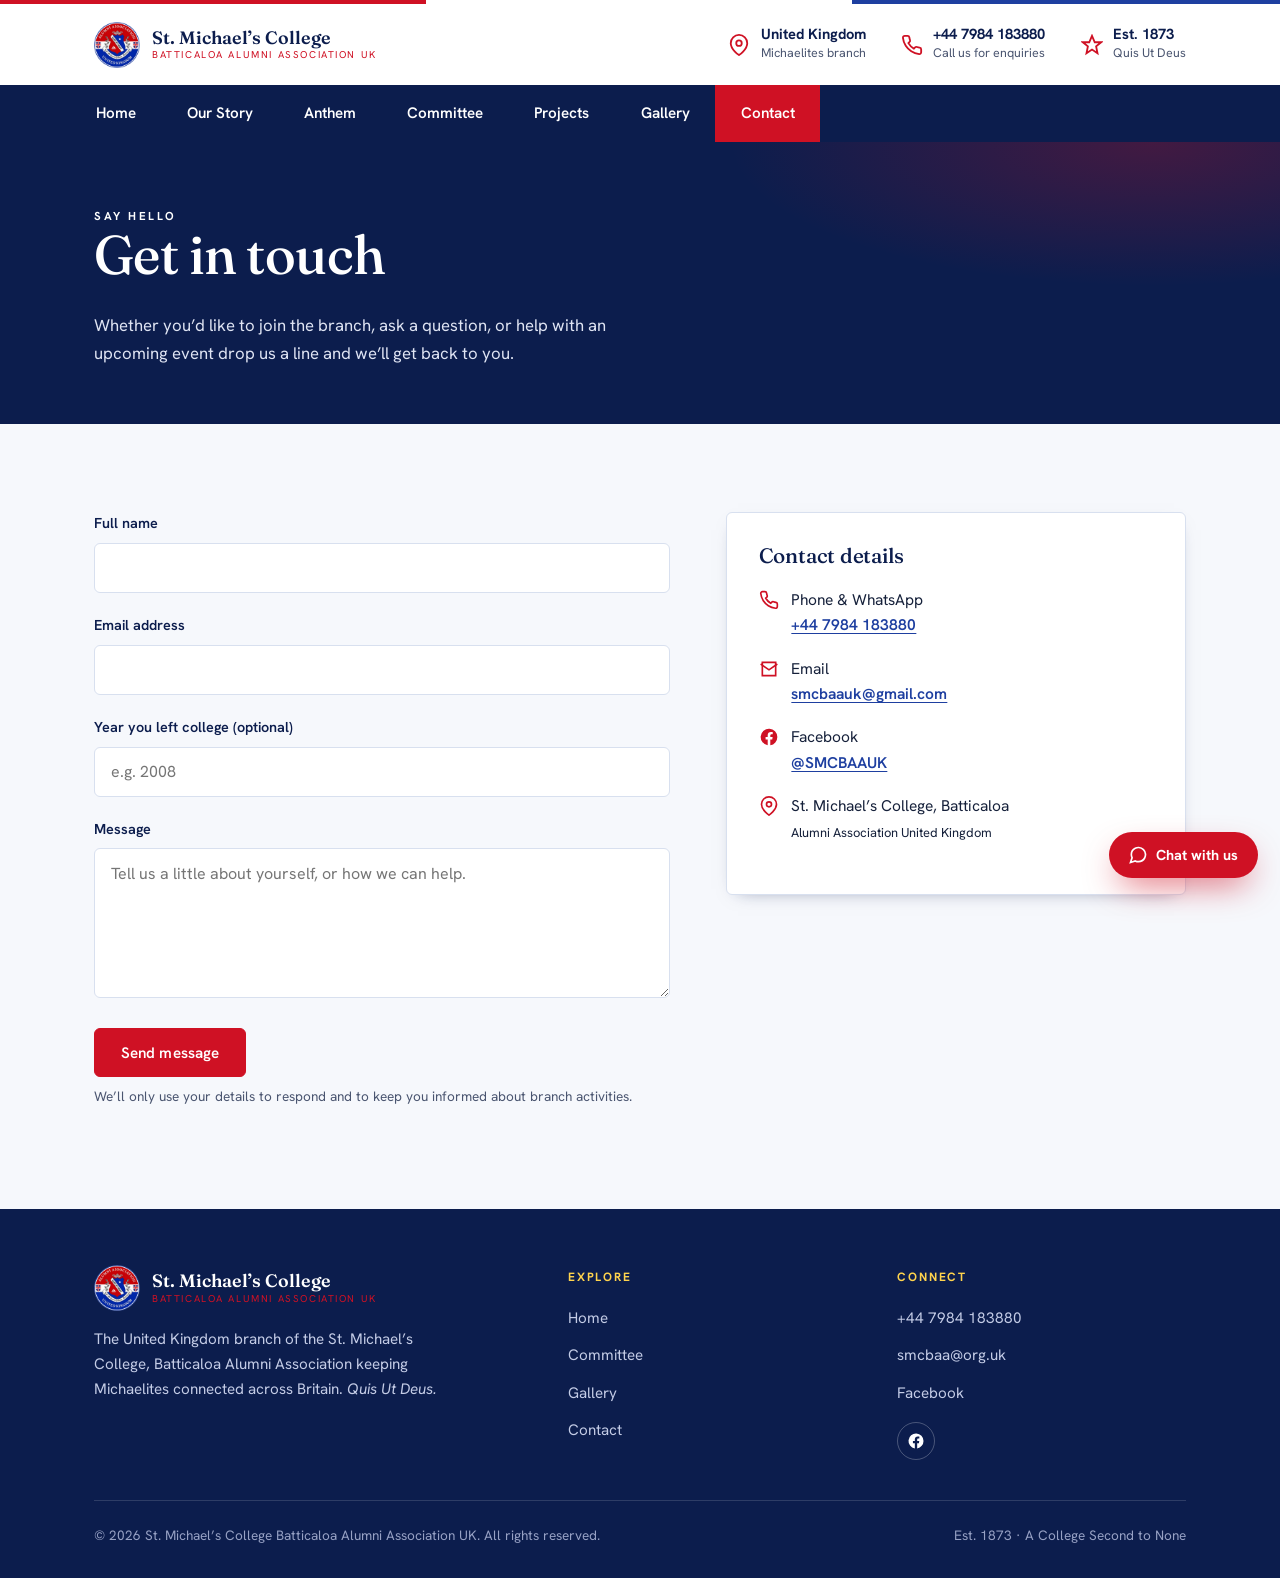
<file: contact.html>
<!DOCTYPE html>
<html lang="en-GB">
<head>
  <meta charset="UTF-8" />
  <meta name="viewport" content="width=device-width, initial-scale=1.0" />
  <title>Contact SMC Batticaloa Alumni Association UK</title>
  <meta name="description" content="Get in touch with the St. Michael's College Batticaloa Alumni Association UK branch." />
  <link rel="icon" type="image/png" href="assets/img/favicon.png" />
  <link rel="preconnect" href="https://fonts.googleapis.com" />
  <link rel="preconnect" href="https://fonts.gstatic.com" crossorigin />
  <link href="https://fonts.googleapis.com/css2?family=Fraunces:ital,opsz,wght@0,9..144,400..600;1,9..144,400..500&family=Hanken+Grotesk:wght@400;500;600;700&display=swap" rel="stylesheet" />
  <link rel="stylesheet" href="assets/css/styles.css" />
  <!-- Open Graph / social link preview -->
  <meta property="og:type" content="website" />
  <meta property="og:site_name" content="SMCBAA UK" />
  <meta property="og:title" content="St. Michael's College Batticaloa Alumni Association UK" />
  <meta property="og:description" content="The UK branch of the St. Michael's College, Batticaloa Alumni Association, connecting Michaelites across Britain through reunions, cricket, projects and giving back." />
  <meta property="og:url" content="https://smcbaa.org.uk/" />
  <meta property="og:image" content="https://smcbaa.org.uk/assets/img/og-image.jpg" />
  <meta property="og:image:secure_url" content="https://smcbaa.org.uk/assets/img/og-image.jpg" />
  <meta property="og:image:width" content="1200" />
  <meta property="og:image:height" content="630" />
  <meta property="og:image:type" content="image/jpeg" />
  <meta property="og:image:alt" content="St. Michael's College Batticaloa Alumni Association UK crest" />
  <meta name="twitter:card" content="summary_large_image" />
  <meta name="twitter:title" content="St. Michael's College Batticaloa Alumni Association UK" />
  <meta name="twitter:description" content="The UK branch of the St. Michael's College, Batticaloa Alumni Association, connecting Michaelites across Britain through reunions, cricket, projects and giving back." />
  <meta name="twitter:image" content="https://smcbaa.org.uk/assets/img/og-image.jpg" />
</head>
<body>

  <header class="site-header">
    <div class="container header-row">
      <a class="brand" href="index.html" aria-label="St. Michael’s College Alumni Association UK home">
        <img src="assets/img/logo.png" alt="St. Michael's College Batticaloa Alumni Association UK crest" />
        <span class="brand-text">
          <strong>St. Michael&rsquo;s College</strong>
          <span>Batticaloa Alumni Association UK</span>
        </span>
      </a>
      <div class="header-info">
        <div class="hi-item"><svg viewBox="0 0 24 24" fill="none" stroke="currentColor" stroke-width="2"><path d="M21 10c0 7-9 13-9 13s-9-6-9-13a9 9 0 0 1 18 0Z"/><circle cx="12" cy="10" r="3"/></svg><div><strong>United Kingdom</strong><span>Michaelites branch</span></div></div>
        <div class="hi-item"><svg viewBox="0 0 24 24" fill="none" stroke="currentColor" stroke-width="2"><path d="M22 16.92v3a2 2 0 0 1-2.18 2 19.79 19.79 0 0 1-8.63-3.07 19.5 19.5 0 0 1-6-6 19.79 19.79 0 0 1-3.07-8.67A2 2 0 0 1 4.11 2h3a2 2 0 0 1 2 1.72c.13.96.36 1.9.7 2.81a2 2 0 0 1-.45 2.11L8.09 9.91a16 16 0 0 0 6 6l1.27-1.27a2 2 0 0 1 2.11-.45c.91.34 1.85.57 2.81.7A2 2 0 0 1 22 16.92Z"/></svg><div><strong>+44 7984 183880</strong><span>Call us for enquiries</span></div></div>
        <div class="hi-item"><svg viewBox="0 0 24 24" fill="none" stroke="currentColor" stroke-width="2"><path d="M12 2l3 7h7l-5.5 4.5L18 21l-6-4-6 4 1.5-7.5L2 9h7z"/></svg><div><strong>Est. 1873</strong><span>Quis Ut Deus</span></div></div>
      </div>
    </div>
  </header>

  <nav class="mainnav">
    <div class="container mainnav-inner">
      <button class="nav-toggle" aria-label="Toggle menu" aria-expanded="false" aria-controls="nav-links"><svg viewBox="0 0 24 24" fill="none" stroke="currentColor" stroke-width="2"><line x1="3" y1="6" x2="21" y2="6"/><line x1="3" y1="12" x2="21" y2="12"/><line x1="3" y1="18" x2="21" y2="18"/></svg></button>
      <ul class="nav-links" id="nav-links">
        <li><a href="index.html">Home</a></li>
        <li><a href="ourstory.html">Our Story</a></li>
        <li><a href="anthem.html">Anthem</a></li>
        <li><a href="committee.html">Committee</a></li>
        <li><a href="projects.html">Projects</a></li>
        <li><a href="gallery.html">Gallery</a></li>
        <li><a href="contact.html" aria-current="page">Contact</a></li>
      </ul>
    </div>
  </nav>

  <section class="page-head">
    <div class="container">
      <p class="eyebrow reveal">Say hello</p>
      <h1 class="reveal d1">Get in touch</h1>
      <p class="reveal d2">Whether you&rsquo;d like to join the branch, ask a question, or help with an upcoming event drop us a line and we&rsquo;ll get back to you.</p>
    </div>
  </section>

  <section class="section">
    <div class="container contact-grid">
      <div>
        <!--
          ===========================================================
          CONNECT THE FORM BEFORE GOING LIVE (see README):
          1. Sign up free at https://formspree.io
          2. Create a form, copy the endpoint (https://formspree.io/f/xxxxxxx)
          3. Replace YOUR_FORM_ID below.
          A good tip: set the Formspree form to deliver to smcbaauk@gmail.com
          ===========================================================
        -->
        <form action="https://formspree.io/f/YOUR_FORM_ID" method="POST">
          <div class="field">
            <label for="name">Full name</label>
            <input type="text" id="name" name="name" required autocomplete="name" />
          </div>
          <div class="field">
            <label for="email">Email address</label>
            <input type="email" id="email" name="email" required autocomplete="email" />
          </div>
          <div class="field">
            <label for="year-left">Year you left college (optional)</label>
            <input type="text" id="year-left" name="year-left" placeholder="e.g. 2008" />
          </div>
          <div class="field">
            <label for="message">Message</label>
            <textarea id="message" name="message" required placeholder="Tell us a little about yourself, or how we can help."></textarea>
          </div>
          <button type="submit" class="btn btn--red">Send message</button>
          <p class="form-note">We&rsquo;ll only use your details to respond and to keep you informed about branch activities.</p>
        </form>
      </div>

      <aside class="info-card">
        <h3>Contact details</h3>
        <ul class="info-list">
          <li>
            <svg viewBox="0 0 24 24" fill="none" stroke="currentColor" stroke-width="2"><path d="M22 16.92v3a2 2 0 0 1-2.18 2 19.79 19.79 0 0 1-8.63-3.07 19.5 19.5 0 0 1-6-6 19.79 19.79 0 0 1-3.07-8.67A2 2 0 0 1 4.11 2h3a2 2 0 0 1 2 1.72c.13.96.36 1.9.7 2.81a2 2 0 0 1-.45 2.11L8.09 9.91a16 16 0 0 0 6 6l1.27-1.27a2 2 0 0 1 2.11-.45c.91.34 1.85.57 2.81.7A2 2 0 0 1 22 16.92Z"/></svg>
            <span>Phone &amp; WhatsApp<br><a href="tel:+447984183880">+44 7984 183880</a></span>
          </li>
          <li>
            <svg viewBox="0 0 24 24" fill="none" stroke="currentColor" stroke-width="2"><path d="M4 4h16v16H4z"/><path d="m22 6-10 7L2 6"/></svg>
            <span>Email<br><a href="mailto:smcbaauk@gmail.com">smcbaauk@gmail.com</a></span>
          </li>
          <li>
            <svg viewBox="0 0 24 24" fill="currentColor"><path d="M22 12a10 10 0 1 0-11.56 9.88v-6.99H7.9V12h2.54V9.8c0-2.5 1.49-3.89 3.78-3.89 1.09 0 2.24.2 2.24.2v2.46h-1.26c-1.24 0-1.63.77-1.63 1.56V12h2.78l-.44 2.89h-2.34v6.99A10 10 0 0 0 22 12Z"/></svg>
            <span>Facebook<br><a href="https://www.facebook.com/SMCBAAUK" target="_blank" rel="noopener">@SMCBAAUK</a></span>
          </li>
          <li>
            <svg viewBox="0 0 24 24" fill="none" stroke="currentColor" stroke-width="2"><path d="M21 10c0 7-9 13-9 13s-9-6-9-13a9 9 0 0 1 18 0Z"/><circle cx="12" cy="10" r="3"/></svg>
            <span>St. Michael&rsquo;s College, Batticaloa<br><small>Alumni Association United Kingdom</small></span>
          </li>
        </ul>
      </aside>
    </div>
  </section>

  <footer class="site-footer">
    <div class="container">
      <div class="footer-top">
        <div>
          <a class="brand" href="index.html">
            <img src="assets/img/logo.png" alt="St. Michael's College Batticaloa Alumni Association UK crest" />
            <span class="brand-text"><strong>St. Michael&rsquo;s College</strong><span>Batticaloa Alumni Association UK</span></span>
          </a>
          <p class="footer-blurb">The United Kingdom branch of the St. Michael&rsquo;s College, Batticaloa Alumni Association keeping Michaelites connected across Britain. <em>Quis Ut Deus.</em></p>
        </div>
        <div class="footer-col">
          <h4>Explore</h4>
          <ul>
            <li><a href="index.html">Home</a></li>
            <li><a href="committee.html">Committee</a></li>
            <li><a href="gallery.html">Gallery</a></li>
            <li><a href="contact.html">Contact</a></li>
          </ul>
        </div>
        <div class="footer-col">
          <h4>Connect</h4>
          <ul>
            <li><a href="tel:+447984183880">+44 7984 183880</a></li>
            <li><a href="mailto:smcbaa@org.uk">smcbaa@org.uk</a></li>
            <li><a href="https://www.facebook.com/SMCBAAUK" target="_blank" rel="noopener">Facebook</a></li>
          </ul>
          <div class="social" style="margin-top:1rem;">
            <a href="https://www.facebook.com/SMCBAAUK" target="_blank" rel="noopener" aria-label="Facebook">
              <svg viewBox="0 0 24 24" fill="currentColor"><path d="M22 12a10 10 0 1 0-11.56 9.88v-6.99H7.9V12h2.54V9.8c0-2.5 1.49-3.89 3.78-3.89 1.09 0 2.24.2 2.24.2v2.46h-1.26c-1.24 0-1.63.77-1.63 1.56V12h2.78l-.44 2.89h-2.34v6.99A10 10 0 0 0 22 12Z"/></svg>
            </a>
          </div>
        </div>
      </div>
      <div class="footer-bottom">
        <span>&copy; <span id="year">2026</span> St. Michael&rsquo;s College Batticaloa Alumni Association UK. All rights reserved.</span>
        <span>Est. 1873 &middot; A College Second to None</span>
      </div>
    </div>
  </footer>

  <script src="assets/js/main.js"></script>
</body>
</html>
</file>
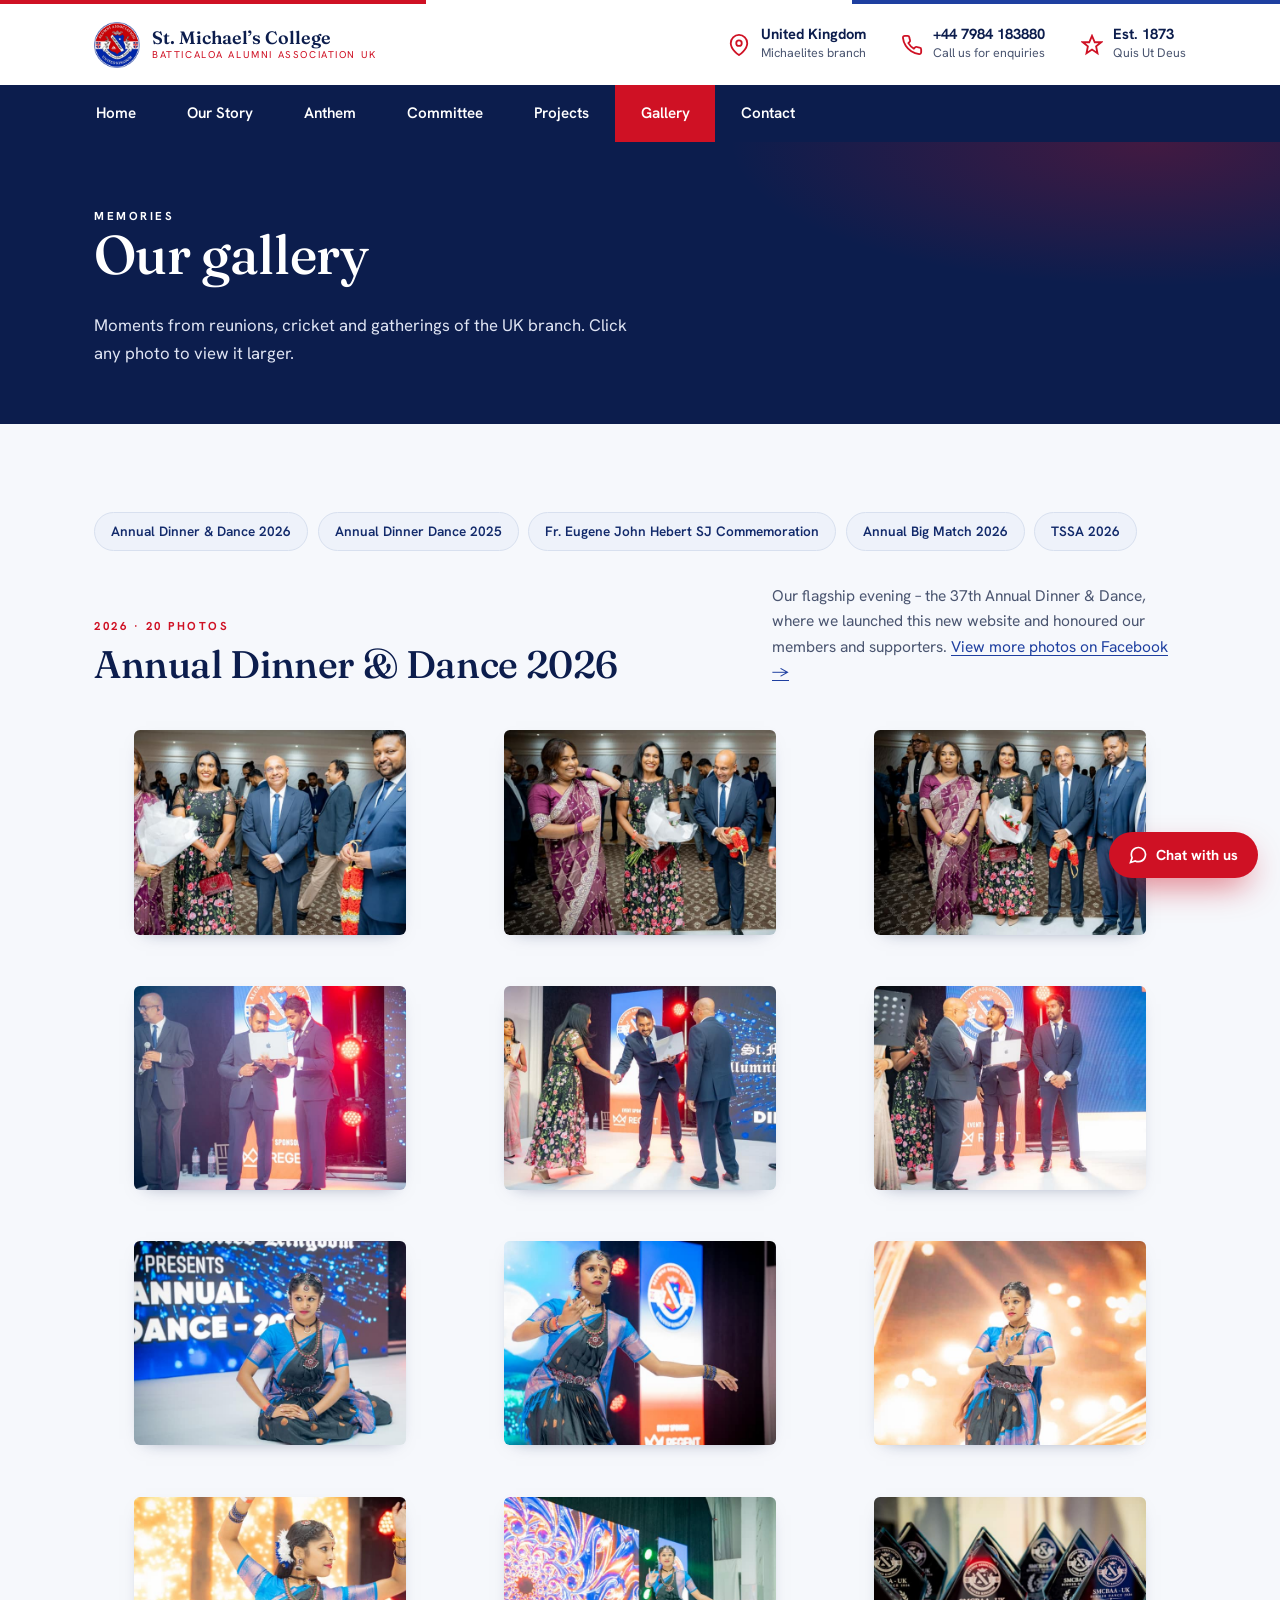
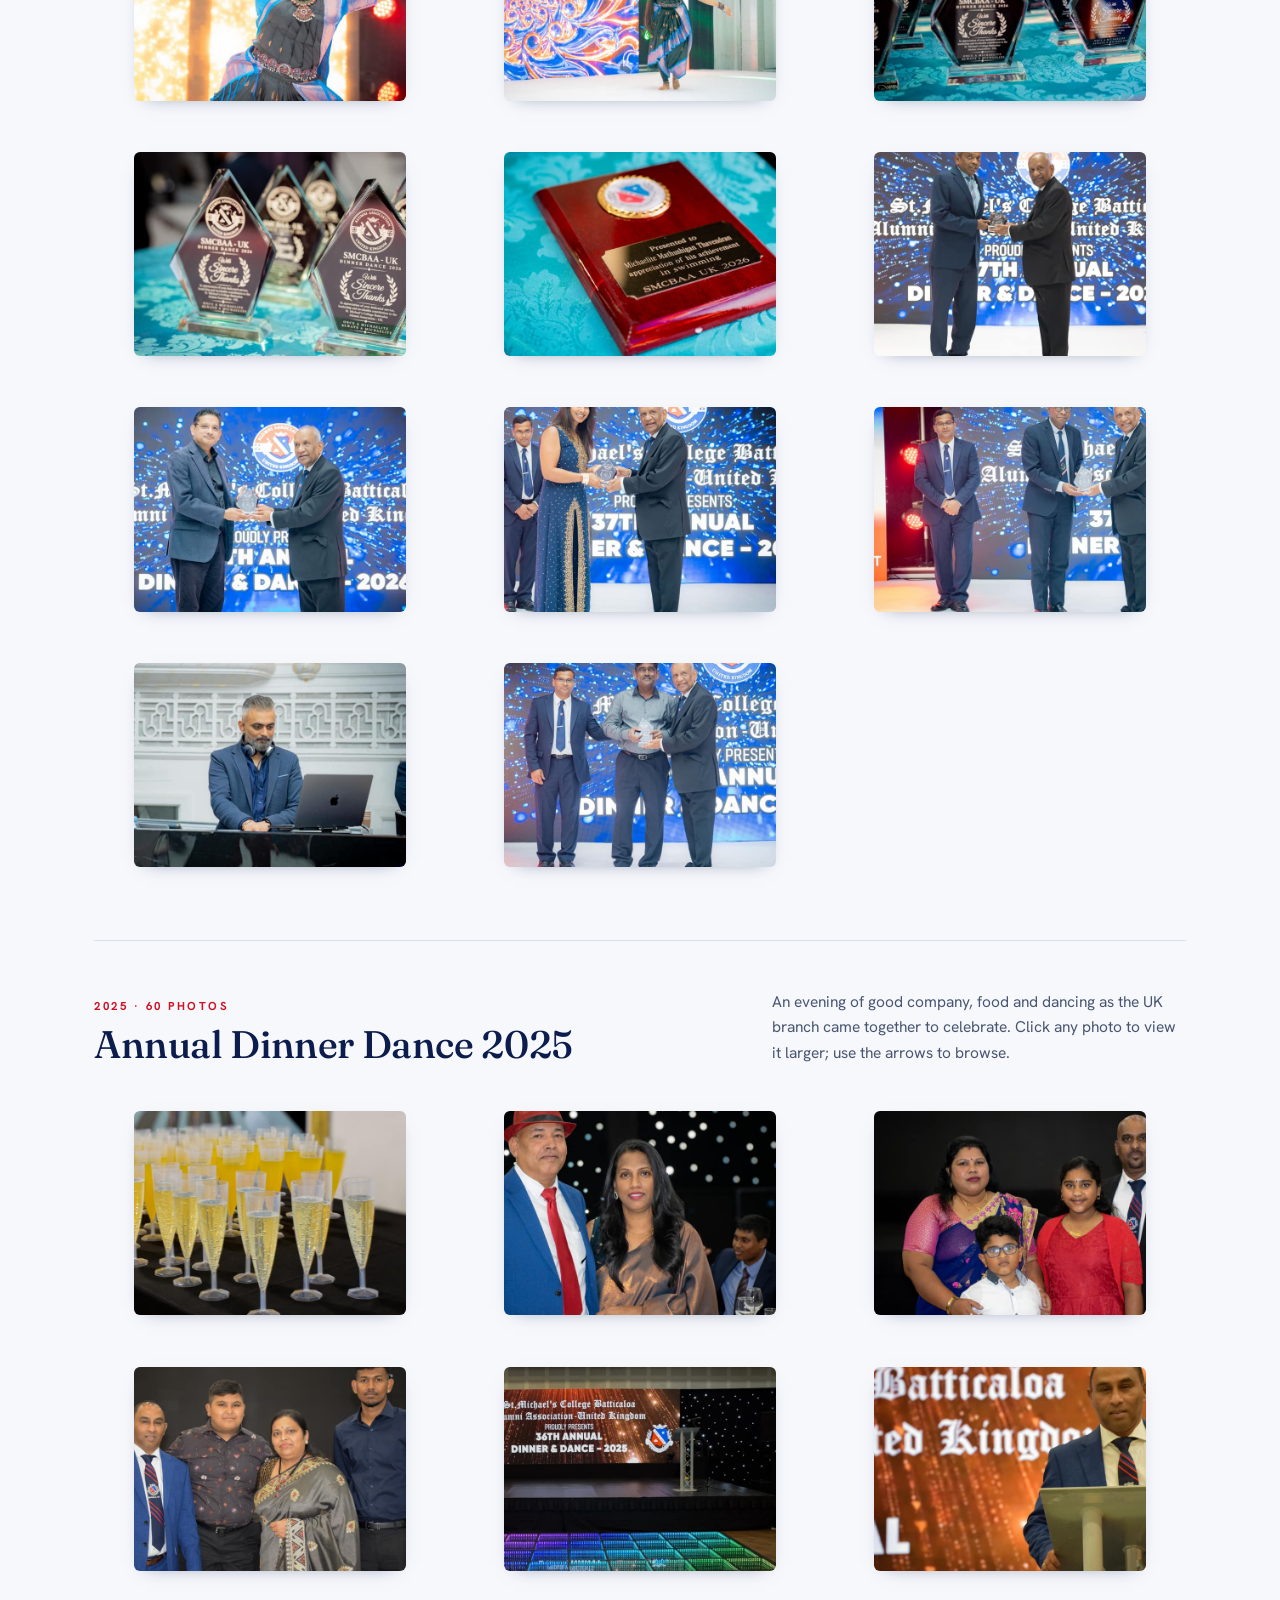
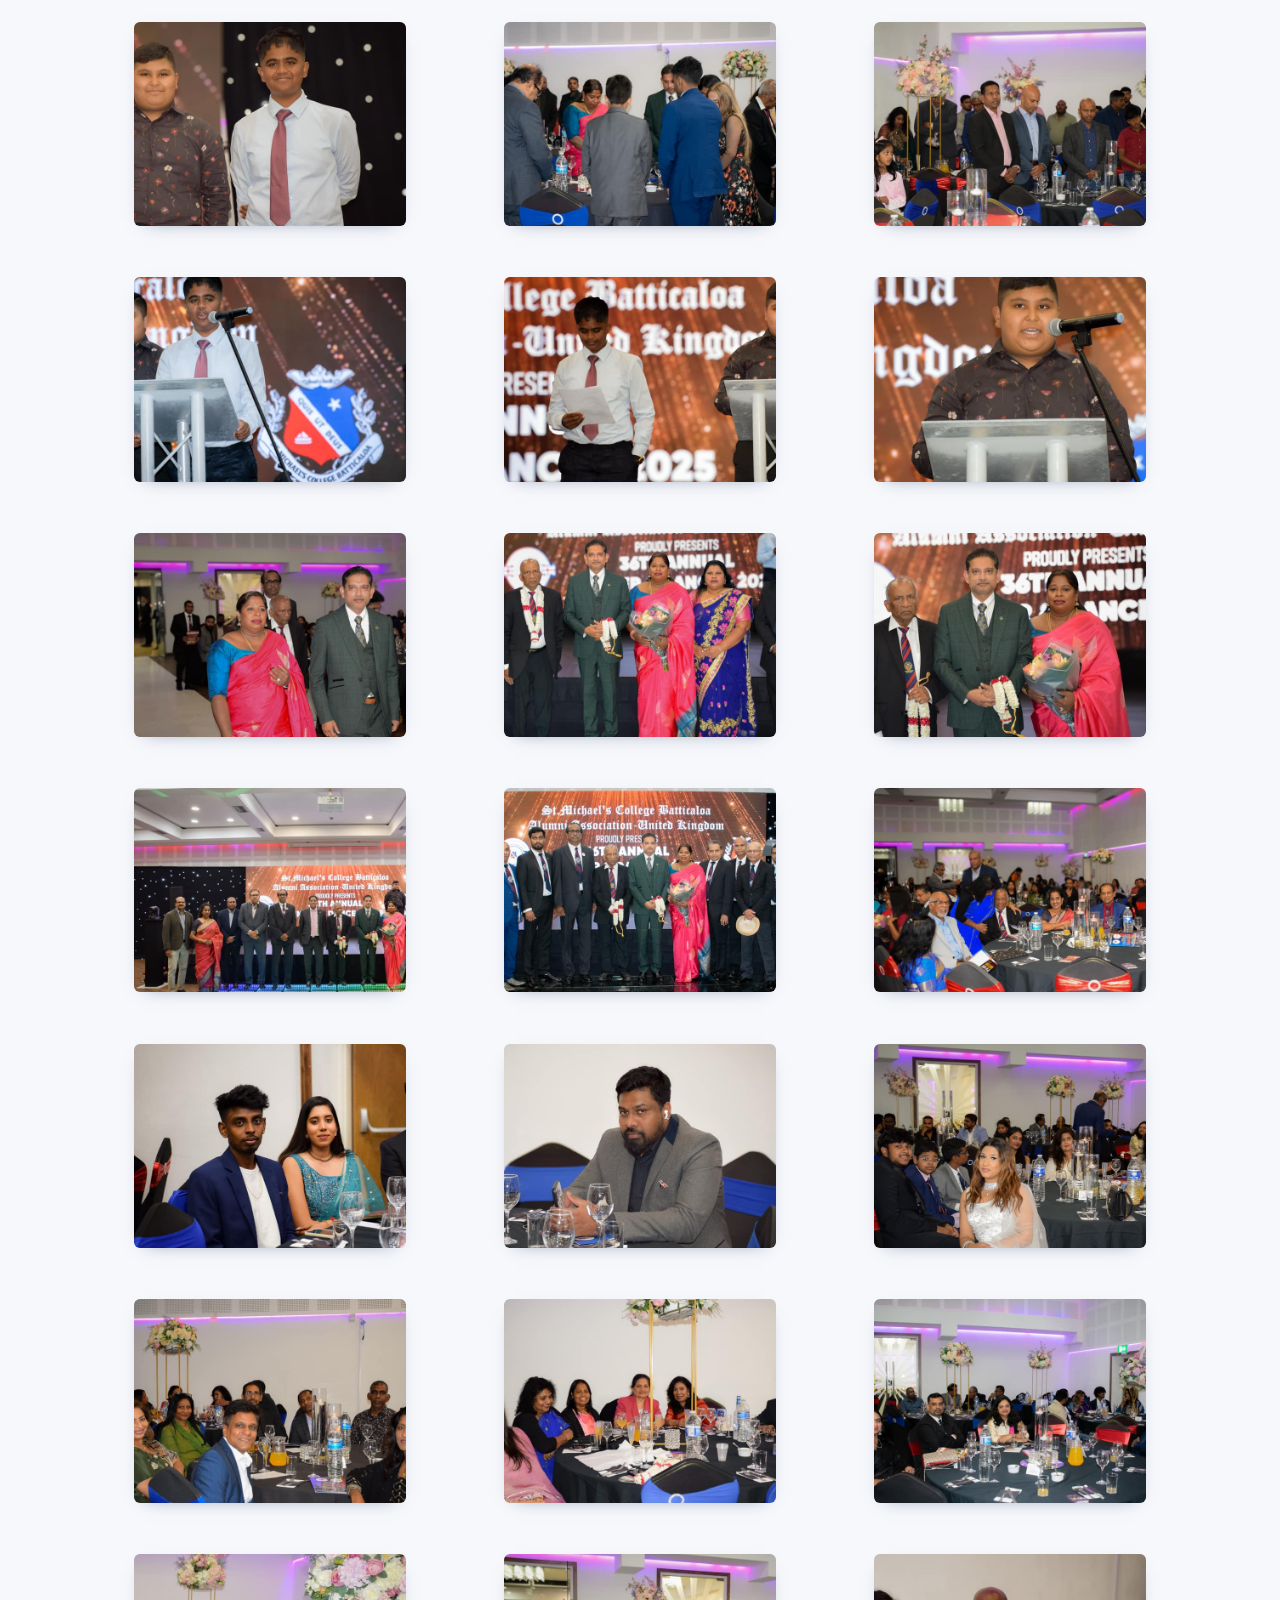
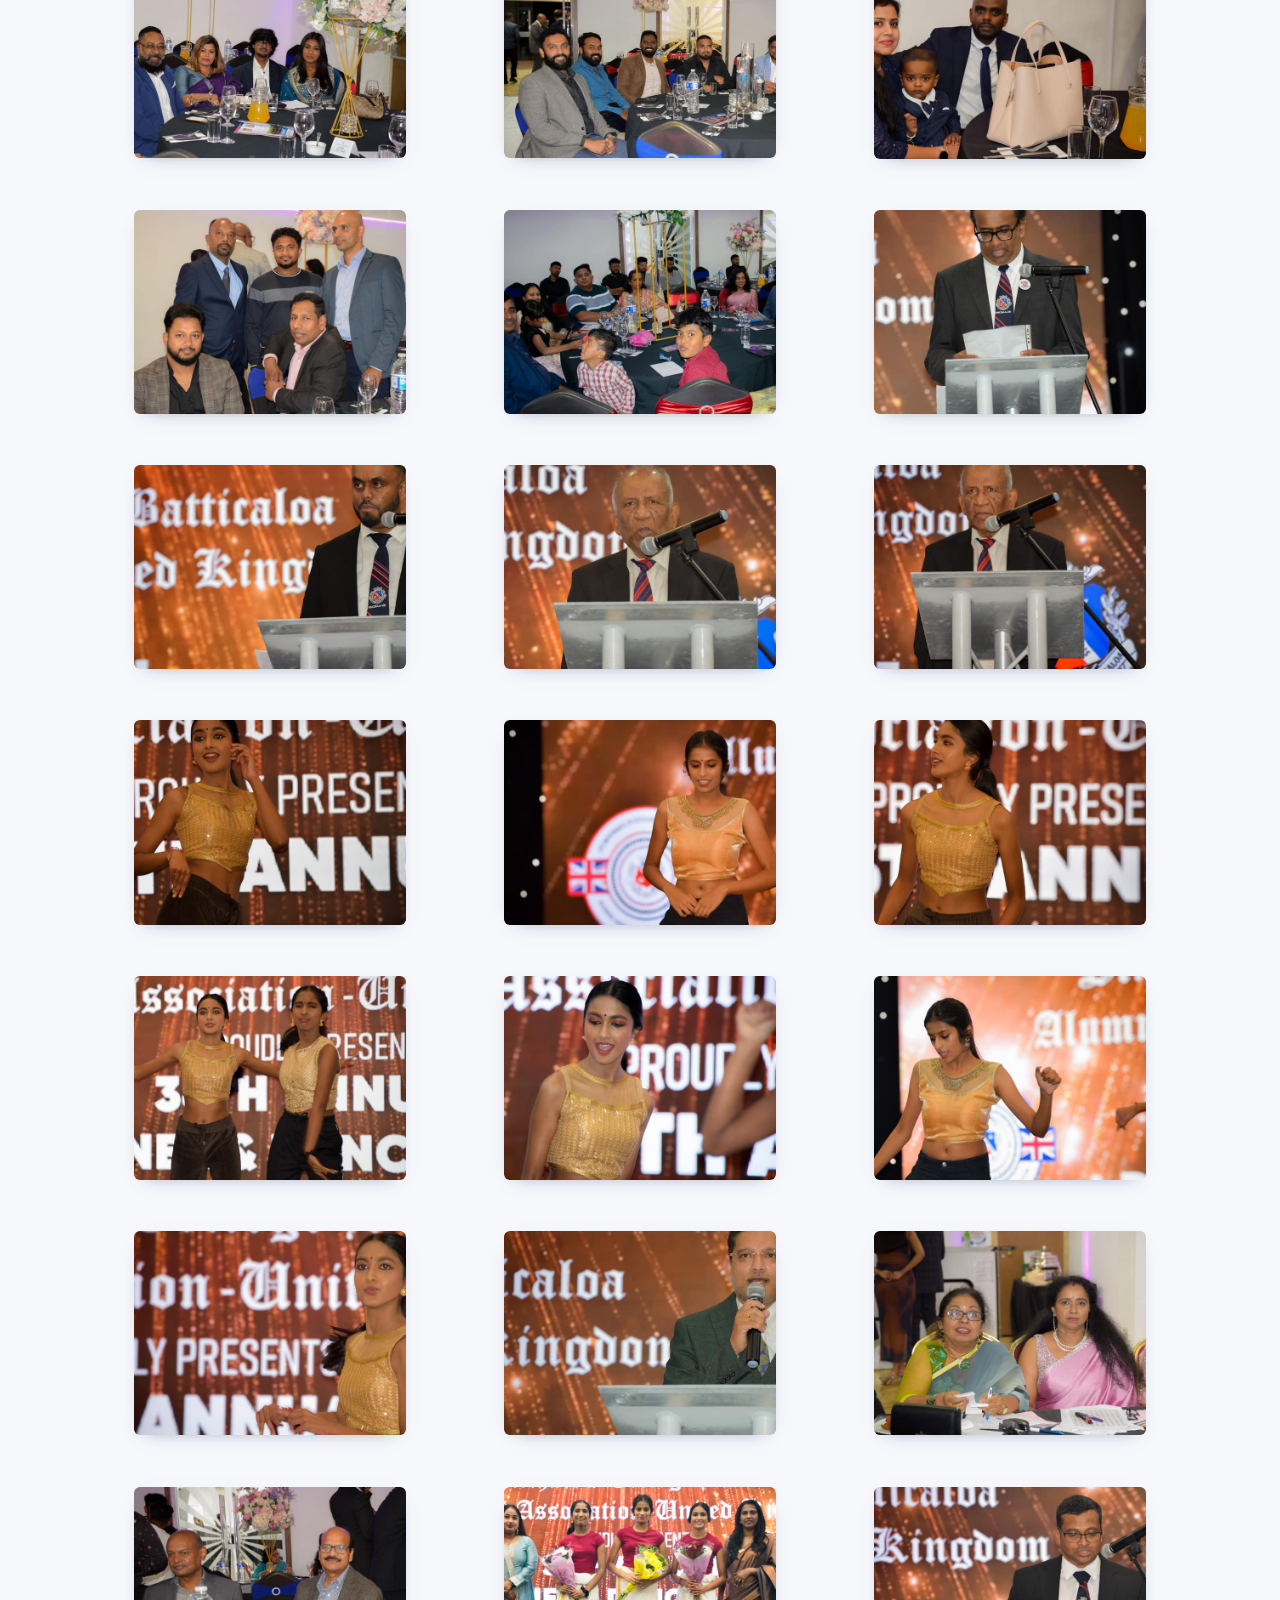
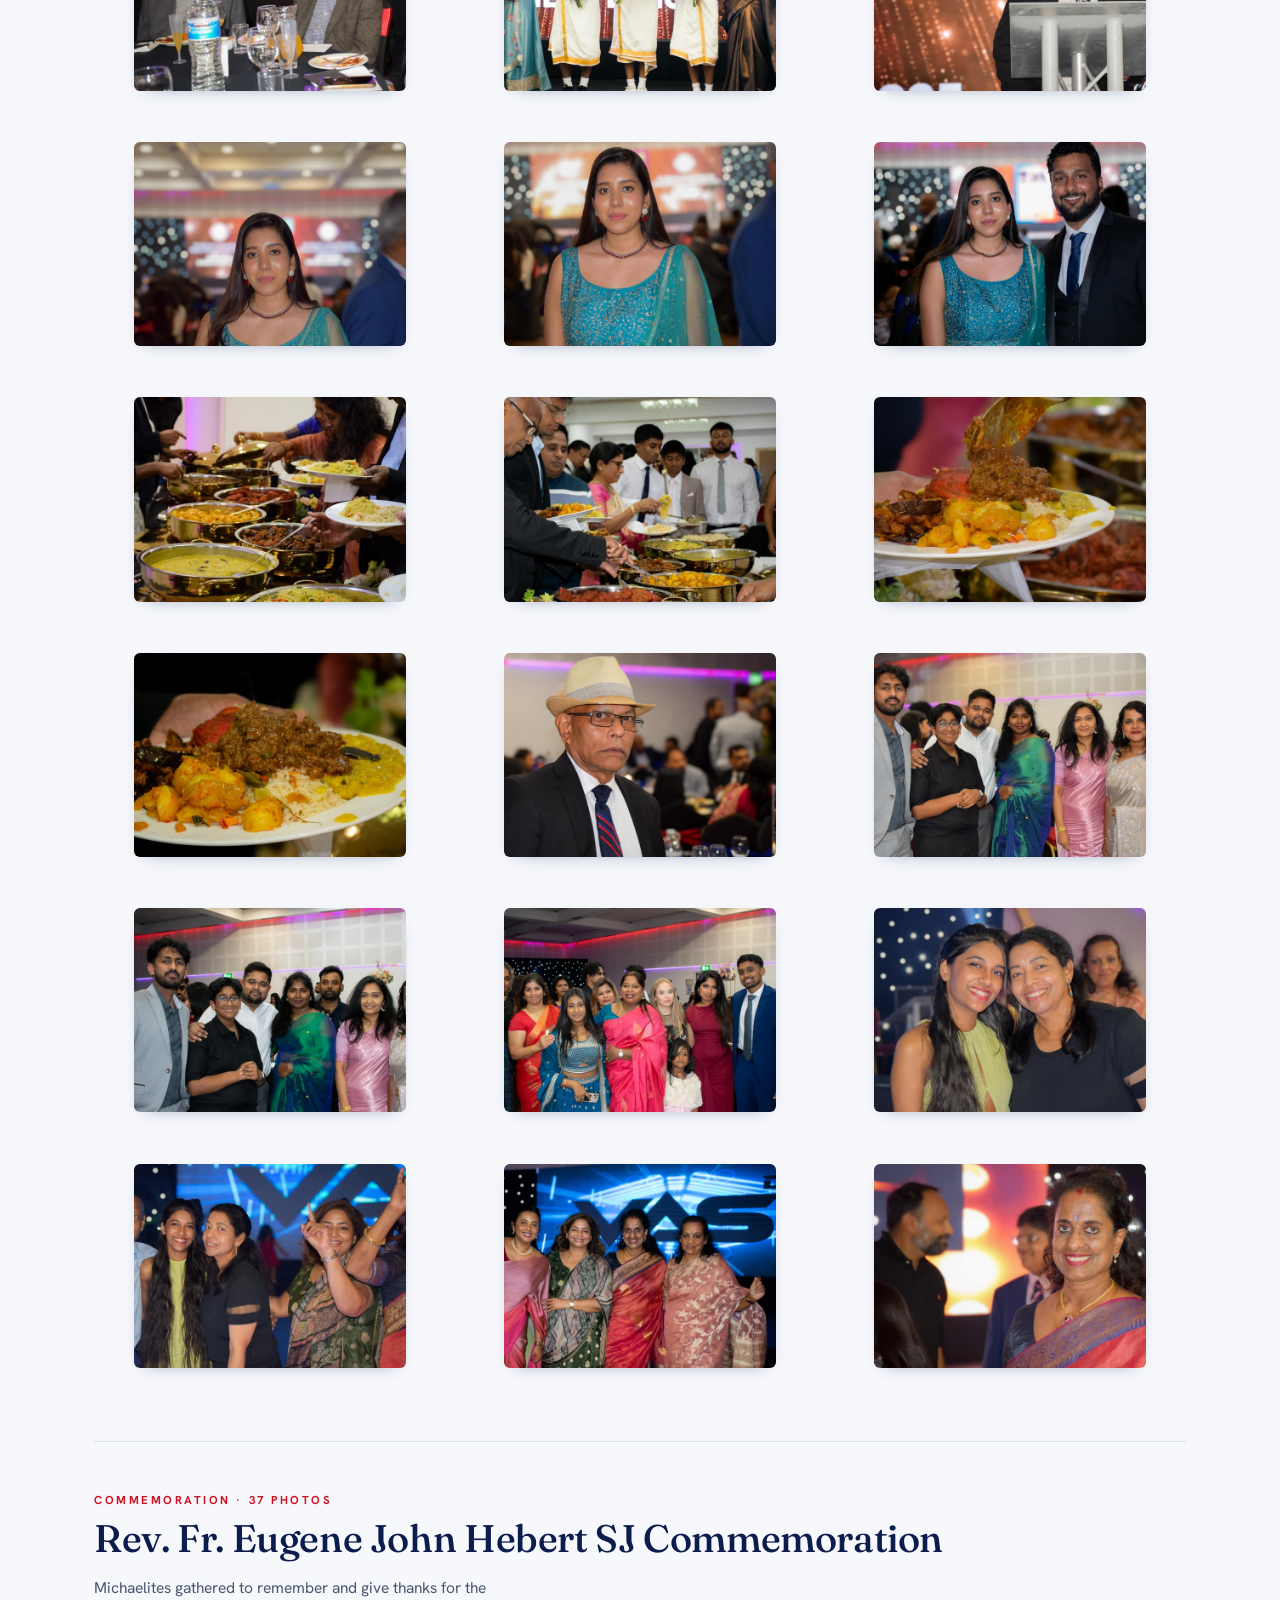
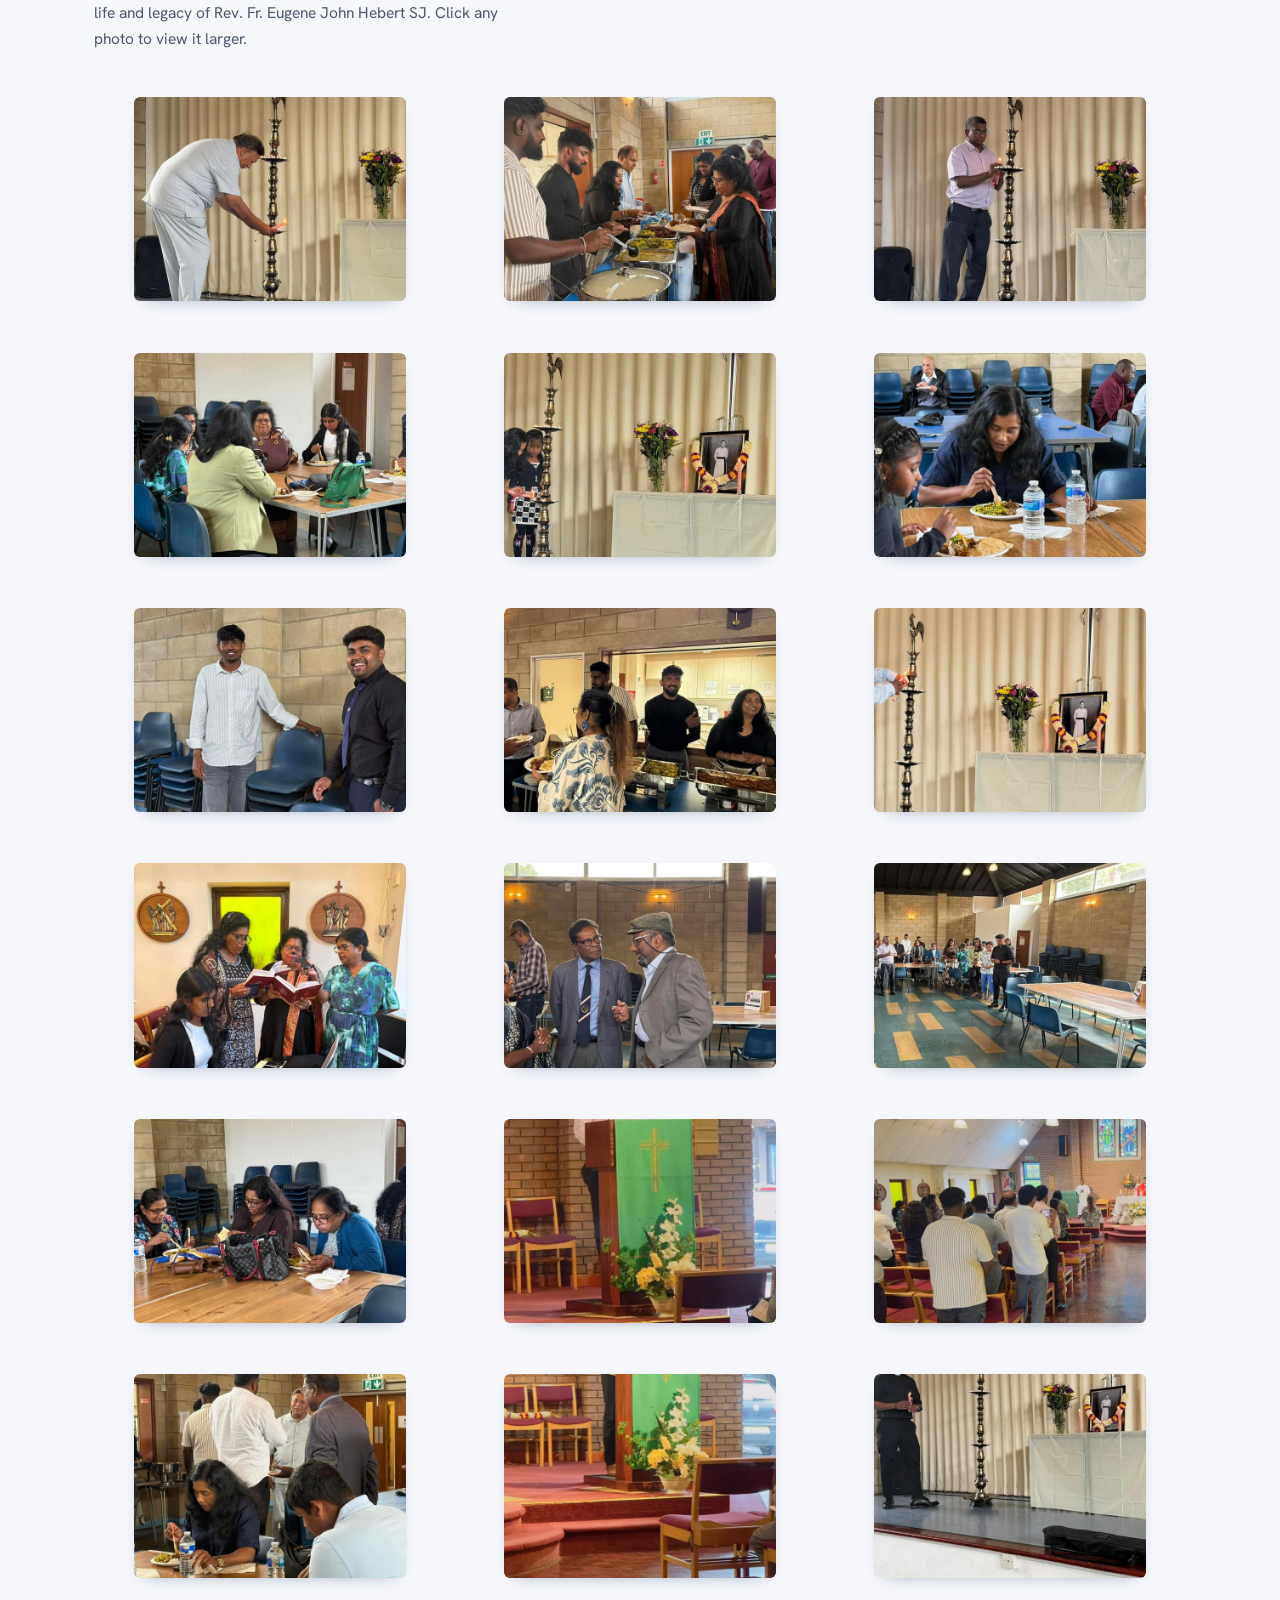
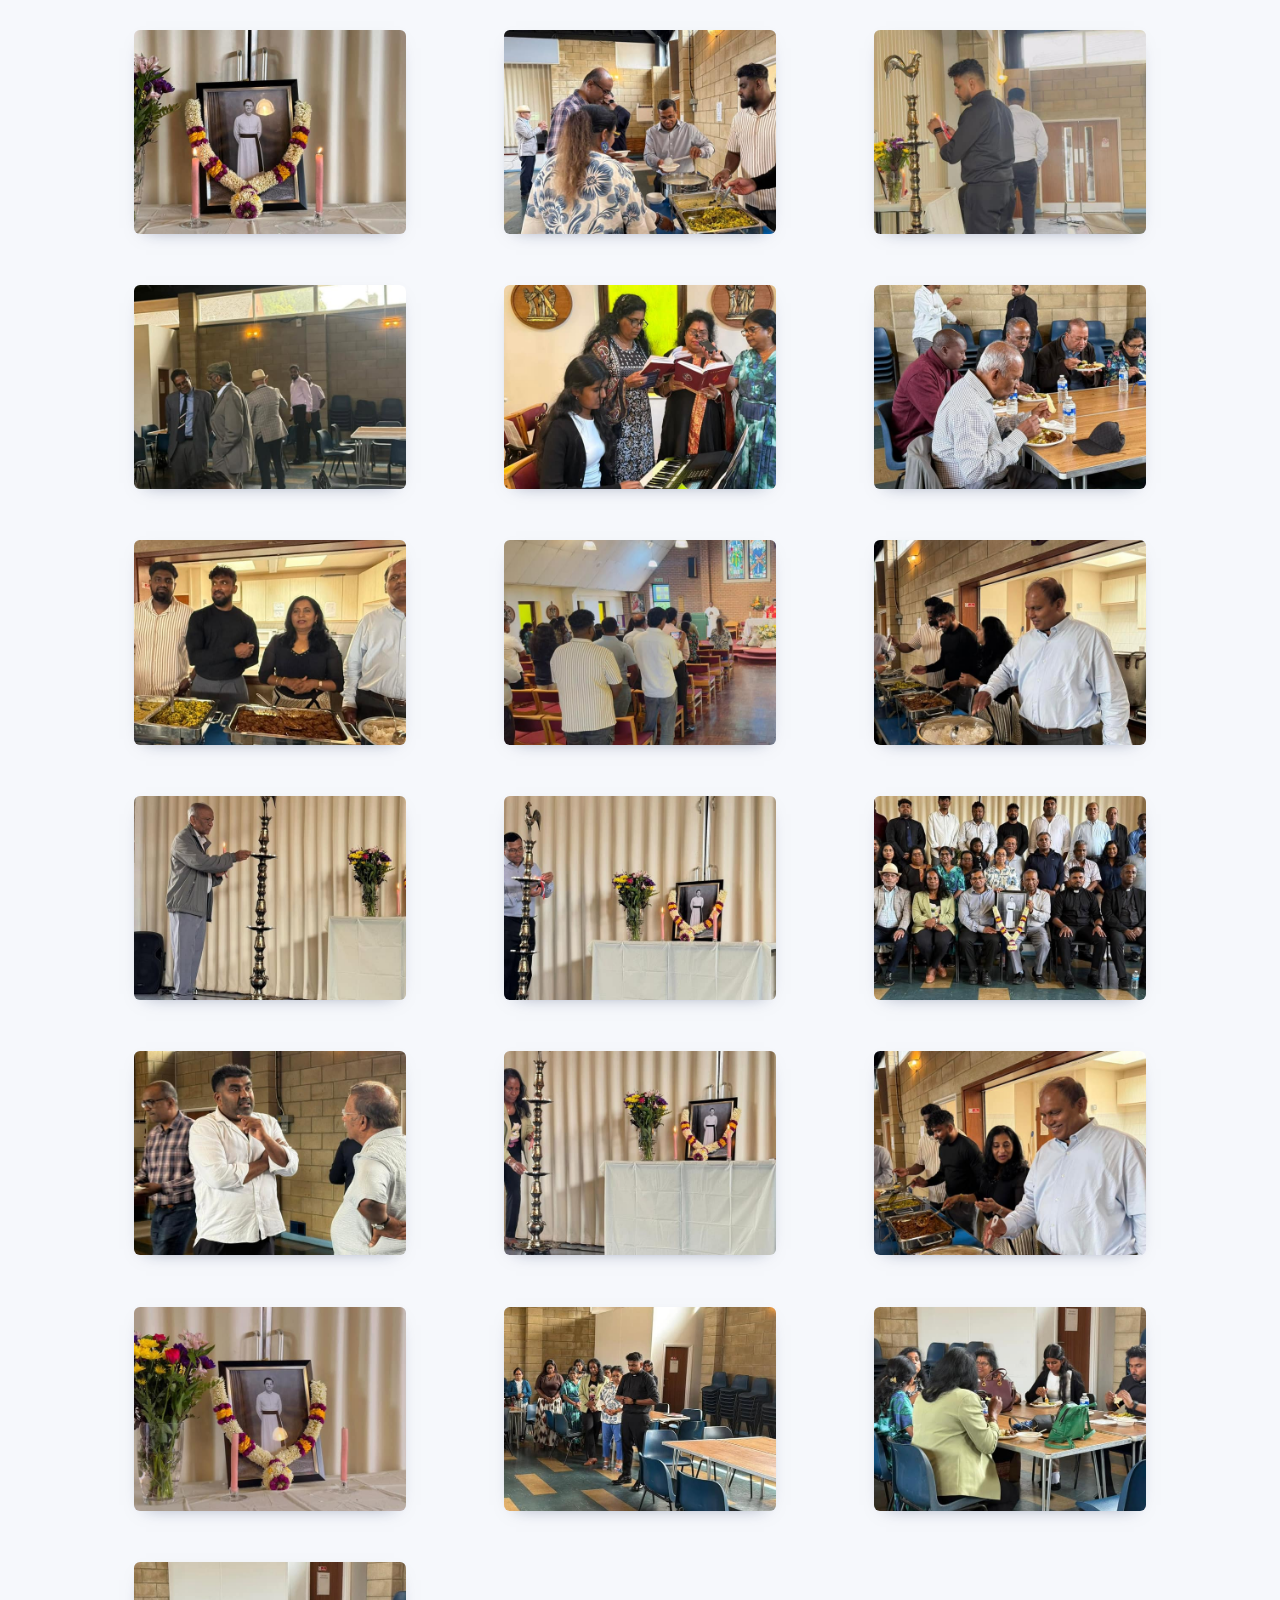
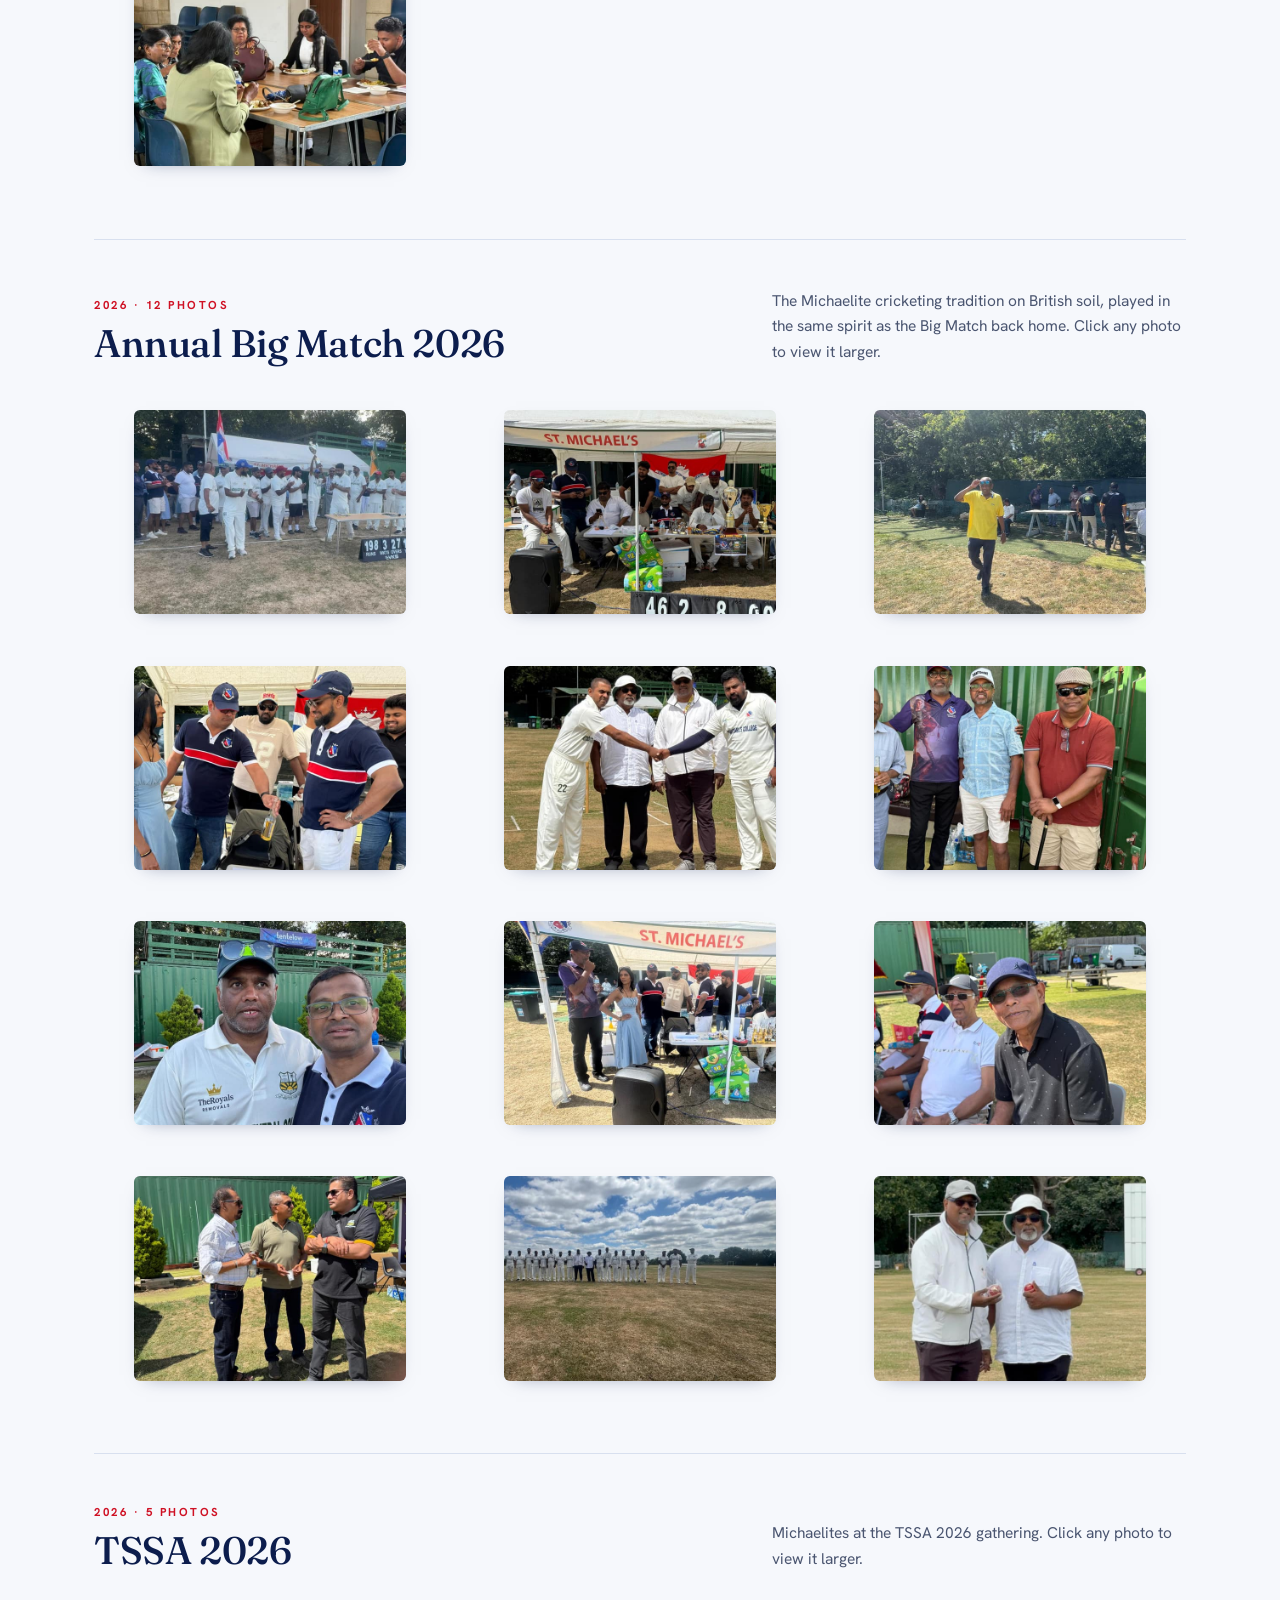
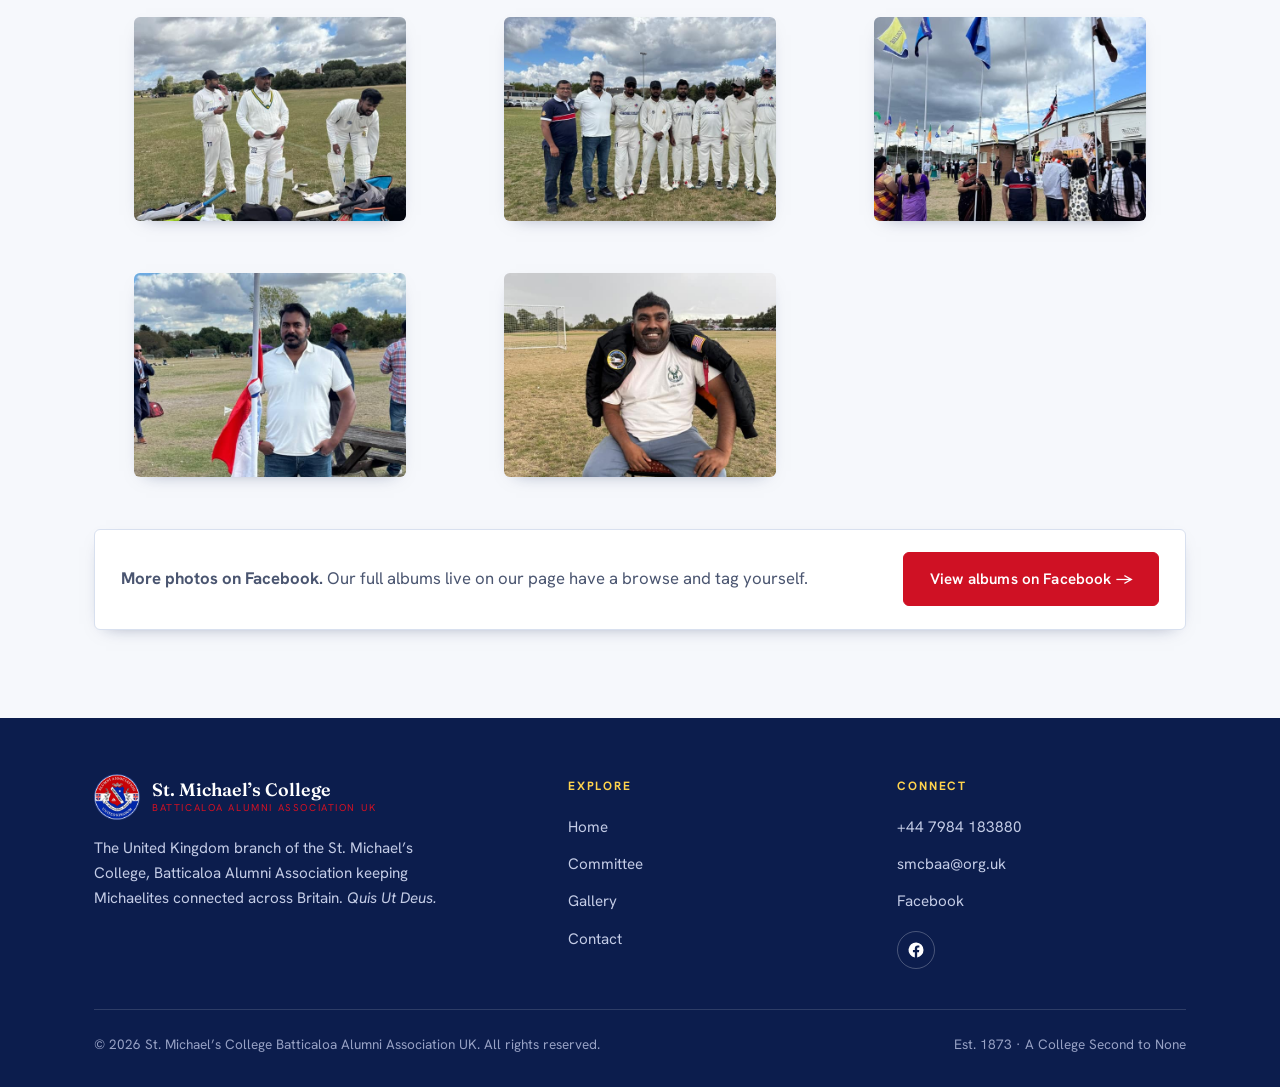
<file: gallery.html>
<!DOCTYPE html>
<html lang="en-GB">
<head>
  <meta charset="UTF-8" />
  <meta name="viewport" content="width=device-width, initial-scale=1.0" />
  <title>Gallery SMC Batticaloa Alumni Association UK</title>
  <meta name="description" content="Photos from St. Michael's College Batticaloa Alumni Association UK events, reunions and cricket." />
  <link rel="icon" type="image/png" href="assets/img/favicon.png" />
  <link rel="preconnect" href="https://fonts.googleapis.com" />
  <link rel="preconnect" href="https://fonts.gstatic.com" crossorigin />
  <link href="https://fonts.googleapis.com/css2?family=Fraunces:ital,opsz,wght@0,9..144,400..600;1,9..144,400..500&family=Hanken+Grotesk:wght@400;500;600;700&display=swap" rel="stylesheet" />
  <link rel="stylesheet" href="assets/css/styles.css" />
  <!-- Open Graph / social link preview -->
  <meta property="og:type" content="website" />
  <meta property="og:site_name" content="SMCBAA UK" />
  <meta property="og:title" content="St. Michael's College Batticaloa Alumni Association UK" />
  <meta property="og:description" content="The UK branch of the St. Michael's College, Batticaloa Alumni Association, connecting Michaelites across Britain through reunions, cricket, projects and giving back." />
  <meta property="og:url" content="https://smcbaa.org.uk/" />
  <meta property="og:image" content="https://smcbaa.org.uk/assets/img/og-image.jpg" />
  <meta property="og:image:secure_url" content="https://smcbaa.org.uk/assets/img/og-image.jpg" />
  <meta property="og:image:width" content="1200" />
  <meta property="og:image:height" content="630" />
  <meta property="og:image:type" content="image/jpeg" />
  <meta property="og:image:alt" content="St. Michael's College Batticaloa Alumni Association UK crest" />
  <meta name="twitter:card" content="summary_large_image" />
  <meta name="twitter:title" content="St. Michael's College Batticaloa Alumni Association UK" />
  <meta name="twitter:description" content="The UK branch of the St. Michael's College, Batticaloa Alumni Association, connecting Michaelites across Britain through reunions, cricket, projects and giving back." />
  <meta name="twitter:image" content="https://smcbaa.org.uk/assets/img/og-image.jpg" />
</head>
<body>

  <header class="site-header">
    <div class="container header-row">
      <a class="brand" href="index.html" aria-label="St. Michael’s College Alumni Association UK home">
        <img src="assets/img/logo.png" alt="St. Michael's College Batticaloa Alumni Association UK crest" />
        <span class="brand-text">
          <strong>St. Michael&rsquo;s College</strong>
          <span>Batticaloa Alumni Association UK</span>
        </span>
      </a>
      <div class="header-info">
        <div class="hi-item"><svg viewBox="0 0 24 24" fill="none" stroke="currentColor" stroke-width="2"><path d="M21 10c0 7-9 13-9 13s-9-6-9-13a9 9 0 0 1 18 0Z"/><circle cx="12" cy="10" r="3"/></svg><div><strong>United Kingdom</strong><span>Michaelites branch</span></div></div>
        <div class="hi-item"><svg viewBox="0 0 24 24" fill="none" stroke="currentColor" stroke-width="2"><path d="M22 16.92v3a2 2 0 0 1-2.18 2 19.79 19.79 0 0 1-8.63-3.07 19.5 19.5 0 0 1-6-6 19.79 19.79 0 0 1-3.07-8.67A2 2 0 0 1 4.11 2h3a2 2 0 0 1 2 1.72c.13.96.36 1.9.7 2.81a2 2 0 0 1-.45 2.11L8.09 9.91a16 16 0 0 0 6 6l1.27-1.27a2 2 0 0 1 2.11-.45c.91.34 1.85.57 2.81.7A2 2 0 0 1 22 16.92Z"/></svg><div><strong>+44 7984 183880</strong><span>Call us for enquiries</span></div></div>
        <div class="hi-item"><svg viewBox="0 0 24 24" fill="none" stroke="currentColor" stroke-width="2"><path d="M12 2l3 7h7l-5.5 4.5L18 21l-6-4-6 4 1.5-7.5L2 9h7z"/></svg><div><strong>Est. 1873</strong><span>Quis Ut Deus</span></div></div>
      </div>
    </div>
  </header>

  <nav class="mainnav">
    <div class="container mainnav-inner">
      <button class="nav-toggle" aria-label="Toggle menu" aria-expanded="false" aria-controls="nav-links"><svg viewBox="0 0 24 24" fill="none" stroke="currentColor" stroke-width="2"><line x1="3" y1="6" x2="21" y2="6"/><line x1="3" y1="12" x2="21" y2="12"/><line x1="3" y1="18" x2="21" y2="18"/></svg></button>
      <ul class="nav-links" id="nav-links">
        <li><a href="index.html">Home</a></li>
        <li><a href="ourstory.html">Our Story</a></li>
        <li><a href="anthem.html">Anthem</a></li>
        <li><a href="committee.html">Committee</a></li>
        <li><a href="projects.html">Projects</a></li>
        <li><a href="gallery.html" aria-current="page">Gallery</a></li>
        <li><a href="contact.html">Contact</a></li>
      </ul>
    </div>
  </nav>

  <section class="page-head">
    <div class="container">
      <p class="eyebrow reveal">Memories</p>
      <h1 class="reveal d1">Our gallery</h1>
      <p class="reveal d2">Moments from reunions, cricket and gatherings of the UK branch. Click any photo to view it larger.</p>
    </div>
  </section>

  <section class="section">
    <div class="container">
      <nav class="album-nav" aria-label="Jump to album">
        <a href="#dinner-dance-2026">Annual Dinner &amp; Dance 2026</a>
        <a href="#dinner-dance-2025">Annual Dinner Dance 2025</a>
        <a href="#fr-hebert-commemoration">Fr. Eugene John Hebert SJ Commemoration</a>
        <a href="#big-match-2026">Annual Big Match 2026</a>
        <a href="#tssa-2026">TSSA 2026</a>
      </nav>

      <div class="album-head" id="dinner-dance-2026">
        <div>
          <p class="eyebrow">2026 &middot; 20 photos</p>
          <h2>Annual Dinner &amp; Dance 2026</h2>
        </div>
        <p class="album-note">Our flagship evening &ndash; the 37th Annual Dinner &amp; Dance, where we launched this new website and honoured our members and supporters. <a href="https://www.facebook.com/SMCBAAUK" target="_blank" rel="noopener">View more photos on Facebook &rarr;</a></p>
      </div>

      <div class="gallery-grid">
        <figure class="gallery-item"><img src="assets/img/gallery/dinner-dance-2026/thumb/dd26-01.jpg" data-full="assets/img/gallery/dinner-dance-2026/full/dd26-01.jpg" alt="Annual Dinner & Dance 2026" loading="lazy" /><figcaption>Annual Dinner & Dance 2026</figcaption></figure>
        <figure class="gallery-item"><img src="assets/img/gallery/dinner-dance-2026/thumb/dd26-02.jpg" data-full="assets/img/gallery/dinner-dance-2026/full/dd26-02.jpg" alt="Annual Dinner & Dance 2026" loading="lazy" /><figcaption>Annual Dinner & Dance 2026</figcaption></figure>
        <figure class="gallery-item"><img src="assets/img/gallery/dinner-dance-2026/thumb/dd26-03.jpg" data-full="assets/img/gallery/dinner-dance-2026/full/dd26-03.jpg" alt="Annual Dinner & Dance 2026" loading="lazy" /><figcaption>Annual Dinner & Dance 2026</figcaption></figure>
        <figure class="gallery-item"><img src="assets/img/gallery/dinner-dance-2026/thumb/dd26-04.jpg" data-full="assets/img/gallery/dinner-dance-2026/full/dd26-04.jpg" alt="Annual Dinner & Dance 2026" loading="lazy" /><figcaption>Annual Dinner & Dance 2026</figcaption></figure>
        <figure class="gallery-item"><img src="assets/img/gallery/dinner-dance-2026/thumb/dd26-05.jpg" data-full="assets/img/gallery/dinner-dance-2026/full/dd26-05.jpg" alt="Annual Dinner & Dance 2026" loading="lazy" /><figcaption>Annual Dinner & Dance 2026</figcaption></figure>
        <figure class="gallery-item"><img src="assets/img/gallery/dinner-dance-2026/thumb/dd26-06.jpg" data-full="assets/img/gallery/dinner-dance-2026/full/dd26-06.jpg" alt="Annual Dinner & Dance 2026" loading="lazy" /><figcaption>Annual Dinner & Dance 2026</figcaption></figure>
        <figure class="gallery-item"><img src="assets/img/gallery/dinner-dance-2026/thumb/dd26-07.jpg" data-full="assets/img/gallery/dinner-dance-2026/full/dd26-07.jpg" alt="Annual Dinner & Dance 2026" loading="lazy" /><figcaption>Annual Dinner & Dance 2026</figcaption></figure>
        <figure class="gallery-item"><img src="assets/img/gallery/dinner-dance-2026/thumb/dd26-08.jpg" data-full="assets/img/gallery/dinner-dance-2026/full/dd26-08.jpg" alt="Annual Dinner & Dance 2026" loading="lazy" /><figcaption>Annual Dinner & Dance 2026</figcaption></figure>
        <figure class="gallery-item"><img src="assets/img/gallery/dinner-dance-2026/thumb/dd26-09.jpg" data-full="assets/img/gallery/dinner-dance-2026/full/dd26-09.jpg" alt="Annual Dinner & Dance 2026" loading="lazy" /><figcaption>Annual Dinner & Dance 2026</figcaption></figure>
        <figure class="gallery-item"><img src="assets/img/gallery/dinner-dance-2026/thumb/dd26-10.jpg" data-full="assets/img/gallery/dinner-dance-2026/full/dd26-10.jpg" alt="Annual Dinner & Dance 2026" loading="lazy" /><figcaption>Annual Dinner & Dance 2026</figcaption></figure>
        <figure class="gallery-item"><img src="assets/img/gallery/dinner-dance-2026/thumb/dd26-11.jpg" data-full="assets/img/gallery/dinner-dance-2026/full/dd26-11.jpg" alt="Annual Dinner & Dance 2026" loading="lazy" /><figcaption>Annual Dinner & Dance 2026</figcaption></figure>
        <figure class="gallery-item"><img src="assets/img/gallery/dinner-dance-2026/thumb/dd26-12.jpg" data-full="assets/img/gallery/dinner-dance-2026/full/dd26-12.jpg" alt="Annual Dinner & Dance 2026" loading="lazy" /><figcaption>Annual Dinner & Dance 2026</figcaption></figure>
        <figure class="gallery-item"><img src="assets/img/gallery/dinner-dance-2026/thumb/dd26-13.jpg" data-full="assets/img/gallery/dinner-dance-2026/full/dd26-13.jpg" alt="Annual Dinner & Dance 2026" loading="lazy" /><figcaption>Annual Dinner & Dance 2026</figcaption></figure>
        <figure class="gallery-item"><img src="assets/img/gallery/dinner-dance-2026/thumb/dd26-14.jpg" data-full="assets/img/gallery/dinner-dance-2026/full/dd26-14.jpg" alt="Annual Dinner & Dance 2026" loading="lazy" /><figcaption>Annual Dinner & Dance 2026</figcaption></figure>
        <figure class="gallery-item"><img src="assets/img/gallery/dinner-dance-2026/thumb/dd26-15.jpg" data-full="assets/img/gallery/dinner-dance-2026/full/dd26-15.jpg" alt="Annual Dinner & Dance 2026" loading="lazy" /><figcaption>Annual Dinner & Dance 2026</figcaption></figure>
        <figure class="gallery-item"><img src="assets/img/gallery/dinner-dance-2026/thumb/dd26-16.jpg" data-full="assets/img/gallery/dinner-dance-2026/full/dd26-16.jpg" alt="Annual Dinner & Dance 2026" loading="lazy" /><figcaption>Annual Dinner & Dance 2026</figcaption></figure>
        <figure class="gallery-item"><img src="assets/img/gallery/dinner-dance-2026/thumb/dd26-17.jpg" data-full="assets/img/gallery/dinner-dance-2026/full/dd26-17.jpg" alt="Annual Dinner & Dance 2026" loading="lazy" /><figcaption>Annual Dinner & Dance 2026</figcaption></figure>
        <figure class="gallery-item"><img src="assets/img/gallery/dinner-dance-2026/thumb/dd26-18.jpg" data-full="assets/img/gallery/dinner-dance-2026/full/dd26-18.jpg" alt="Annual Dinner & Dance 2026" loading="lazy" /><figcaption>Annual Dinner & Dance 2026</figcaption></figure>
        <figure class="gallery-item"><img src="assets/img/gallery/dinner-dance-2026/thumb/dd26-19.jpg" data-full="assets/img/gallery/dinner-dance-2026/full/dd26-19.jpg" alt="Annual Dinner & Dance 2026" loading="lazy" /><figcaption>Annual Dinner & Dance 2026</figcaption></figure>
        <figure class="gallery-item"><img src="assets/img/gallery/dinner-dance-2026/thumb/dd26-20.jpg" data-full="assets/img/gallery/dinner-dance-2026/full/dd26-20.jpg" alt="Annual Dinner & Dance 2026" loading="lazy" /><figcaption>Annual Dinner & Dance 2026</figcaption></figure>
      </div>

      <div class="album-head album-head--divider" id="dinner-dance-2025">
        <div>
          <p class="eyebrow">2025 &middot; 60 photos</p>
          <h2>Annual Dinner Dance 2025</h2>
        </div>
        <p class="album-note">An evening of good company, food and dancing as the UK branch came together to celebrate. Click any photo to view it larger; use the arrows to browse.</p>
      </div>

      <div class="gallery-grid">
        <figure class="gallery-item"><img src="assets/img/gallery/dinner-dance-2025/thumb/DSC_1862.jpg" data-full="assets/img/gallery/dinner-dance-2025/full/DSC_1862.jpg" alt="Annual Dinner Dance 2025 photo 01" loading="lazy" /><figcaption>Annual Dinner Dance 2025</figcaption></figure>
        <figure class="gallery-item"><img src="assets/img/gallery/dinner-dance-2025/thumb/DSC_1876.jpg" data-full="assets/img/gallery/dinner-dance-2025/full/DSC_1876.jpg" alt="Annual Dinner Dance 2025 photo 02" loading="lazy" /><figcaption>Annual Dinner Dance 2025</figcaption></figure>
        <figure class="gallery-item"><img src="assets/img/gallery/dinner-dance-2025/thumb/DSC_1879.jpg" data-full="assets/img/gallery/dinner-dance-2025/full/DSC_1879.jpg" alt="Annual Dinner Dance 2025 photo 03" loading="lazy" /><figcaption>Annual Dinner Dance 2025</figcaption></figure>
        <figure class="gallery-item"><img src="assets/img/gallery/dinner-dance-2025/thumb/DSC_1889.jpg" data-full="assets/img/gallery/dinner-dance-2025/full/DSC_1889.jpg" alt="Annual Dinner Dance 2025 photo 04" loading="lazy" /><figcaption>Annual Dinner Dance 2025</figcaption></figure>
        <figure class="gallery-item"><img src="assets/img/gallery/dinner-dance-2025/thumb/DSC_1898-2.jpg" data-full="assets/img/gallery/dinner-dance-2025/full/DSC_1898-2.jpg" alt="Annual Dinner Dance 2025 photo 05" loading="lazy" /><figcaption>Annual Dinner Dance 2025</figcaption></figure>
        <figure class="gallery-item"><img src="assets/img/gallery/dinner-dance-2025/thumb/DSC_1901.jpg" data-full="assets/img/gallery/dinner-dance-2025/full/DSC_1901.jpg" alt="Annual Dinner Dance 2025 photo 06" loading="lazy" /><figcaption>Annual Dinner Dance 2025</figcaption></figure>
        <figure class="gallery-item"><img src="assets/img/gallery/dinner-dance-2025/thumb/DSC_1903.jpg" data-full="assets/img/gallery/dinner-dance-2025/full/DSC_1903.jpg" alt="Annual Dinner Dance 2025 photo 07" loading="lazy" /><figcaption>Annual Dinner Dance 2025</figcaption></figure>
        <figure class="gallery-item"><img src="assets/img/gallery/dinner-dance-2025/thumb/DSC_1914.jpg" data-full="assets/img/gallery/dinner-dance-2025/full/DSC_1914.jpg" alt="Annual Dinner Dance 2025 photo 08" loading="lazy" /><figcaption>Annual Dinner Dance 2025</figcaption></figure>
        <figure class="gallery-item"><img src="assets/img/gallery/dinner-dance-2025/thumb/DSC_1915.jpg" data-full="assets/img/gallery/dinner-dance-2025/full/DSC_1915.jpg" alt="Annual Dinner Dance 2025 photo 09" loading="lazy" /><figcaption>Annual Dinner Dance 2025</figcaption></figure>
        <figure class="gallery-item"><img src="assets/img/gallery/dinner-dance-2025/thumb/DSC_1920.jpg" data-full="assets/img/gallery/dinner-dance-2025/full/DSC_1920.jpg" alt="Annual Dinner Dance 2025 photo 10" loading="lazy" /><figcaption>Annual Dinner Dance 2025</figcaption></figure>
        <figure class="gallery-item"><img src="assets/img/gallery/dinner-dance-2025/thumb/DSC_1922.jpg" data-full="assets/img/gallery/dinner-dance-2025/full/DSC_1922.jpg" alt="Annual Dinner Dance 2025 photo 11" loading="lazy" /><figcaption>Annual Dinner Dance 2025</figcaption></figure>
        <figure class="gallery-item"><img src="assets/img/gallery/dinner-dance-2025/thumb/DSC_1926.jpg" data-full="assets/img/gallery/dinner-dance-2025/full/DSC_1926.jpg" alt="Annual Dinner Dance 2025 photo 12" loading="lazy" /><figcaption>Annual Dinner Dance 2025</figcaption></figure>
        <figure class="gallery-item"><img src="assets/img/gallery/dinner-dance-2025/thumb/DSC_1928.jpg" data-full="assets/img/gallery/dinner-dance-2025/full/DSC_1928.jpg" alt="Annual Dinner Dance 2025 photo 13" loading="lazy" /><figcaption>Annual Dinner Dance 2025</figcaption></figure>
        <figure class="gallery-item"><img src="assets/img/gallery/dinner-dance-2025/thumb/DSC_1932.jpg" data-full="assets/img/gallery/dinner-dance-2025/full/DSC_1932.jpg" alt="Annual Dinner Dance 2025 photo 14" loading="lazy" /><figcaption>Annual Dinner Dance 2025</figcaption></figure>
        <figure class="gallery-item"><img src="assets/img/gallery/dinner-dance-2025/thumb/DSC_1937.jpg" data-full="assets/img/gallery/dinner-dance-2025/full/DSC_1937.jpg" alt="Annual Dinner Dance 2025 photo 15" loading="lazy" /><figcaption>Annual Dinner Dance 2025</figcaption></figure>
        <figure class="gallery-item"><img src="assets/img/gallery/dinner-dance-2025/thumb/DSC_1939.jpg" data-full="assets/img/gallery/dinner-dance-2025/full/DSC_1939.jpg" alt="Annual Dinner Dance 2025 photo 16" loading="lazy" /><figcaption>Annual Dinner Dance 2025</figcaption></figure>
        <figure class="gallery-item"><img src="assets/img/gallery/dinner-dance-2025/thumb/DSC_1958.jpg" data-full="assets/img/gallery/dinner-dance-2025/full/DSC_1958.jpg" alt="Annual Dinner Dance 2025 photo 17" loading="lazy" /><figcaption>Annual Dinner Dance 2025</figcaption></figure>
        <figure class="gallery-item"><img src="assets/img/gallery/dinner-dance-2025/thumb/DSC_1959.jpg" data-full="assets/img/gallery/dinner-dance-2025/full/DSC_1959.jpg" alt="Annual Dinner Dance 2025 photo 18" loading="lazy" /><figcaption>Annual Dinner Dance 2025</figcaption></figure>
        <figure class="gallery-item"><img src="assets/img/gallery/dinner-dance-2025/thumb/DSC_1962.jpg" data-full="assets/img/gallery/dinner-dance-2025/full/DSC_1962.jpg" alt="Annual Dinner Dance 2025 photo 19" loading="lazy" /><figcaption>Annual Dinner Dance 2025</figcaption></figure>
        <figure class="gallery-item"><img src="assets/img/gallery/dinner-dance-2025/thumb/DSC_1964.jpg" data-full="assets/img/gallery/dinner-dance-2025/full/DSC_1964.jpg" alt="Annual Dinner Dance 2025 photo 20" loading="lazy" /><figcaption>Annual Dinner Dance 2025</figcaption></figure>
        <figure class="gallery-item"><img src="assets/img/gallery/dinner-dance-2025/thumb/DSC_1969.jpg" data-full="assets/img/gallery/dinner-dance-2025/full/DSC_1969.jpg" alt="Annual Dinner Dance 2025 photo 21" loading="lazy" /><figcaption>Annual Dinner Dance 2025</figcaption></figure>
        <figure class="gallery-item"><img src="assets/img/gallery/dinner-dance-2025/thumb/DSC_1971.jpg" data-full="assets/img/gallery/dinner-dance-2025/full/DSC_1971.jpg" alt="Annual Dinner Dance 2025 photo 22" loading="lazy" /><figcaption>Annual Dinner Dance 2025</figcaption></figure>
        <figure class="gallery-item"><img src="assets/img/gallery/dinner-dance-2025/thumb/DSC_1974.jpg" data-full="assets/img/gallery/dinner-dance-2025/full/DSC_1974.jpg" alt="Annual Dinner Dance 2025 photo 23" loading="lazy" /><figcaption>Annual Dinner Dance 2025</figcaption></figure>
        <figure class="gallery-item"><img src="assets/img/gallery/dinner-dance-2025/thumb/DSC_1976.jpg" data-full="assets/img/gallery/dinner-dance-2025/full/DSC_1976.jpg" alt="Annual Dinner Dance 2025 photo 24" loading="lazy" /><figcaption>Annual Dinner Dance 2025</figcaption></figure>
        <figure class="gallery-item"><img src="assets/img/gallery/dinner-dance-2025/thumb/DSC_1977.jpg" data-full="assets/img/gallery/dinner-dance-2025/full/DSC_1977.jpg" alt="Annual Dinner Dance 2025 photo 25" loading="lazy" /><figcaption>Annual Dinner Dance 2025</figcaption></figure>
        <figure class="gallery-item"><img src="assets/img/gallery/dinner-dance-2025/thumb/DSC_1982.jpg" data-full="assets/img/gallery/dinner-dance-2025/full/DSC_1982.jpg" alt="Annual Dinner Dance 2025 photo 26" loading="lazy" /><figcaption>Annual Dinner Dance 2025</figcaption></figure>
        <figure class="gallery-item"><img src="assets/img/gallery/dinner-dance-2025/thumb/DSC_1986.jpg" data-full="assets/img/gallery/dinner-dance-2025/full/DSC_1986.jpg" alt="Annual Dinner Dance 2025 photo 27" loading="lazy" /><figcaption>Annual Dinner Dance 2025</figcaption></figure>
        <figure class="gallery-item"><img src="assets/img/gallery/dinner-dance-2025/thumb/DSC_1992.jpg" data-full="assets/img/gallery/dinner-dance-2025/full/DSC_1992.jpg" alt="Annual Dinner Dance 2025 photo 28" loading="lazy" /><figcaption>Annual Dinner Dance 2025</figcaption></figure>
        <figure class="gallery-item"><img src="assets/img/gallery/dinner-dance-2025/thumb/DSC_1994.jpg" data-full="assets/img/gallery/dinner-dance-2025/full/DSC_1994.jpg" alt="Annual Dinner Dance 2025 photo 29" loading="lazy" /><figcaption>Annual Dinner Dance 2025</figcaption></figure>
        <figure class="gallery-item"><img src="assets/img/gallery/dinner-dance-2025/thumb/DSC_2001.jpg" data-full="assets/img/gallery/dinner-dance-2025/full/DSC_2001.jpg" alt="Annual Dinner Dance 2025 photo 30" loading="lazy" /><figcaption>Annual Dinner Dance 2025</figcaption></figure>
        <figure class="gallery-item"><img src="assets/img/gallery/dinner-dance-2025/thumb/DSC_2009.jpg" data-full="assets/img/gallery/dinner-dance-2025/full/DSC_2009.jpg" alt="Annual Dinner Dance 2025 photo 31" loading="lazy" /><figcaption>Annual Dinner Dance 2025</figcaption></figure>
        <figure class="gallery-item"><img src="assets/img/gallery/dinner-dance-2025/thumb/DSC_2011.jpg" data-full="assets/img/gallery/dinner-dance-2025/full/DSC_2011.jpg" alt="Annual Dinner Dance 2025 photo 32" loading="lazy" /><figcaption>Annual Dinner Dance 2025</figcaption></figure>
        <figure class="gallery-item"><img src="assets/img/gallery/dinner-dance-2025/thumb/DSC_2013.jpg" data-full="assets/img/gallery/dinner-dance-2025/full/DSC_2013.jpg" alt="Annual Dinner Dance 2025 photo 33" loading="lazy" /><figcaption>Annual Dinner Dance 2025</figcaption></figure>
        <figure class="gallery-item"><img src="assets/img/gallery/dinner-dance-2025/thumb/DSC_2032.jpg" data-full="assets/img/gallery/dinner-dance-2025/full/DSC_2032.jpg" alt="Annual Dinner Dance 2025 photo 34" loading="lazy" /><figcaption>Annual Dinner Dance 2025</figcaption></figure>
        <figure class="gallery-item"><img src="assets/img/gallery/dinner-dance-2025/thumb/DSC_2034.jpg" data-full="assets/img/gallery/dinner-dance-2025/full/DSC_2034.jpg" alt="Annual Dinner Dance 2025 photo 35" loading="lazy" /><figcaption>Annual Dinner Dance 2025</figcaption></figure>
        <figure class="gallery-item"><img src="assets/img/gallery/dinner-dance-2025/thumb/DSC_2036.jpg" data-full="assets/img/gallery/dinner-dance-2025/full/DSC_2036.jpg" alt="Annual Dinner Dance 2025 photo 36" loading="lazy" /><figcaption>Annual Dinner Dance 2025</figcaption></figure>
        <figure class="gallery-item"><img src="assets/img/gallery/dinner-dance-2025/thumb/DSC_2041.jpg" data-full="assets/img/gallery/dinner-dance-2025/full/DSC_2041.jpg" alt="Annual Dinner Dance 2025 photo 37" loading="lazy" /><figcaption>Annual Dinner Dance 2025</figcaption></figure>
        <figure class="gallery-item"><img src="assets/img/gallery/dinner-dance-2025/thumb/DSC_2045.jpg" data-full="assets/img/gallery/dinner-dance-2025/full/DSC_2045.jpg" alt="Annual Dinner Dance 2025 photo 38" loading="lazy" /><figcaption>Annual Dinner Dance 2025</figcaption></figure>
        <figure class="gallery-item"><img src="assets/img/gallery/dinner-dance-2025/thumb/DSC_2046.jpg" data-full="assets/img/gallery/dinner-dance-2025/full/DSC_2046.jpg" alt="Annual Dinner Dance 2025 photo 39" loading="lazy" /><figcaption>Annual Dinner Dance 2025</figcaption></figure>
        <figure class="gallery-item"><img src="assets/img/gallery/dinner-dance-2025/thumb/DSC_2048.jpg" data-full="assets/img/gallery/dinner-dance-2025/full/DSC_2048.jpg" alt="Annual Dinner Dance 2025 photo 40" loading="lazy" /><figcaption>Annual Dinner Dance 2025</figcaption></figure>
        <figure class="gallery-item"><img src="assets/img/gallery/dinner-dance-2025/thumb/DSC_2060.jpg" data-full="assets/img/gallery/dinner-dance-2025/full/DSC_2060.jpg" alt="Annual Dinner Dance 2025 photo 41" loading="lazy" /><figcaption>Annual Dinner Dance 2025</figcaption></figure>
        <figure class="gallery-item"><img src="assets/img/gallery/dinner-dance-2025/thumb/DSC_2076.jpg" data-full="assets/img/gallery/dinner-dance-2025/full/DSC_2076.jpg" alt="Annual Dinner Dance 2025 photo 42" loading="lazy" /><figcaption>Annual Dinner Dance 2025</figcaption></figure>
        <figure class="gallery-item"><img src="assets/img/gallery/dinner-dance-2025/thumb/DSC_2081.jpg" data-full="assets/img/gallery/dinner-dance-2025/full/DSC_2081.jpg" alt="Annual Dinner Dance 2025 photo 43" loading="lazy" /><figcaption>Annual Dinner Dance 2025</figcaption></figure>
        <figure class="gallery-item"><img src="assets/img/gallery/dinner-dance-2025/thumb/DSC_2082.jpg" data-full="assets/img/gallery/dinner-dance-2025/full/DSC_2082.jpg" alt="Annual Dinner Dance 2025 photo 44" loading="lazy" /><figcaption>Annual Dinner Dance 2025</figcaption></figure>
        <figure class="gallery-item"><img src="assets/img/gallery/dinner-dance-2025/thumb/DSC_2091-2.jpg" data-full="assets/img/gallery/dinner-dance-2025/full/DSC_2091-2.jpg" alt="Annual Dinner Dance 2025 photo 45" loading="lazy" /><figcaption>Annual Dinner Dance 2025</figcaption></figure>
        <figure class="gallery-item"><img src="assets/img/gallery/dinner-dance-2025/thumb/DSC_2093.jpg" data-full="assets/img/gallery/dinner-dance-2025/full/DSC_2093.jpg" alt="Annual Dinner Dance 2025 photo 46" loading="lazy" /><figcaption>Annual Dinner Dance 2025</figcaption></figure>
        <figure class="gallery-item"><img src="assets/img/gallery/dinner-dance-2025/thumb/DSC_2094.jpg" data-full="assets/img/gallery/dinner-dance-2025/full/DSC_2094.jpg" alt="Annual Dinner Dance 2025 photo 47" loading="lazy" /><figcaption>Annual Dinner Dance 2025</figcaption></figure>
        <figure class="gallery-item"><img src="assets/img/gallery/dinner-dance-2025/thumb/DSC_2097.jpg" data-full="assets/img/gallery/dinner-dance-2025/full/DSC_2097.jpg" alt="Annual Dinner Dance 2025 photo 48" loading="lazy" /><figcaption>Annual Dinner Dance 2025</figcaption></figure>
        <figure class="gallery-item"><img src="assets/img/gallery/dinner-dance-2025/thumb/DSC_2131.jpg" data-full="assets/img/gallery/dinner-dance-2025/full/DSC_2131.jpg" alt="Annual Dinner Dance 2025 photo 49" loading="lazy" /><figcaption>Annual Dinner Dance 2025</figcaption></figure>
        <figure class="gallery-item"><img src="assets/img/gallery/dinner-dance-2025/thumb/DSC_2136.jpg" data-full="assets/img/gallery/dinner-dance-2025/full/DSC_2136.jpg" alt="Annual Dinner Dance 2025 photo 50" loading="lazy" /><figcaption>Annual Dinner Dance 2025</figcaption></figure>
        <figure class="gallery-item"><img src="assets/img/gallery/dinner-dance-2025/thumb/DSC_2138.jpg" data-full="assets/img/gallery/dinner-dance-2025/full/DSC_2138.jpg" alt="Annual Dinner Dance 2025 photo 51" loading="lazy" /><figcaption>Annual Dinner Dance 2025</figcaption></figure>
        <figure class="gallery-item"><img src="assets/img/gallery/dinner-dance-2025/thumb/DSC_2139.jpg" data-full="assets/img/gallery/dinner-dance-2025/full/DSC_2139.jpg" alt="Annual Dinner Dance 2025 photo 52" loading="lazy" /><figcaption>Annual Dinner Dance 2025</figcaption></figure>
        <figure class="gallery-item"><img src="assets/img/gallery/dinner-dance-2025/thumb/DSC_2152.jpg" data-full="assets/img/gallery/dinner-dance-2025/full/DSC_2152.jpg" alt="Annual Dinner Dance 2025 photo 53" loading="lazy" /><figcaption>Annual Dinner Dance 2025</figcaption></figure>
        <figure class="gallery-item"><img src="assets/img/gallery/dinner-dance-2025/thumb/DSC_2161.jpg" data-full="assets/img/gallery/dinner-dance-2025/full/DSC_2161.jpg" alt="Annual Dinner Dance 2025 photo 54" loading="lazy" /><figcaption>Annual Dinner Dance 2025</figcaption></figure>
        <figure class="gallery-item"><img src="assets/img/gallery/dinner-dance-2025/thumb/DSC_2163.jpg" data-full="assets/img/gallery/dinner-dance-2025/full/DSC_2163.jpg" alt="Annual Dinner Dance 2025 photo 55" loading="lazy" /><figcaption>Annual Dinner Dance 2025</figcaption></figure>
        <figure class="gallery-item"><img src="assets/img/gallery/dinner-dance-2025/thumb/DSC_2165.jpg" data-full="assets/img/gallery/dinner-dance-2025/full/DSC_2165.jpg" alt="Annual Dinner Dance 2025 photo 56" loading="lazy" /><figcaption>Annual Dinner Dance 2025</figcaption></figure>
        <figure class="gallery-item"><img src="assets/img/gallery/dinner-dance-2025/thumb/DSC_2183.jpg" data-full="assets/img/gallery/dinner-dance-2025/full/DSC_2183.jpg" alt="Annual Dinner Dance 2025 photo 57" loading="lazy" /><figcaption>Annual Dinner Dance 2025</figcaption></figure>
        <figure class="gallery-item"><img src="assets/img/gallery/dinner-dance-2025/thumb/DSC_2185.jpg" data-full="assets/img/gallery/dinner-dance-2025/full/DSC_2185.jpg" alt="Annual Dinner Dance 2025 photo 58" loading="lazy" /><figcaption>Annual Dinner Dance 2025</figcaption></figure>
        <figure class="gallery-item"><img src="assets/img/gallery/dinner-dance-2025/thumb/DSC_2208.jpg" data-full="assets/img/gallery/dinner-dance-2025/full/DSC_2208.jpg" alt="Annual Dinner Dance 2025 photo 59" loading="lazy" /><figcaption>Annual Dinner Dance 2025</figcaption></figure>
        <figure class="gallery-item"><img src="assets/img/gallery/dinner-dance-2025/thumb/DSC_2222.jpg" data-full="assets/img/gallery/dinner-dance-2025/full/DSC_2222.jpg" alt="Annual Dinner Dance 2025 photo 60" loading="lazy" /><figcaption>Annual Dinner Dance 2025</figcaption></figure>
      </div>

      <div class="album-head album-head--divider" id="fr-hebert-commemoration">
        <div>
          <p class="eyebrow">Commemoration &middot; 37 photos</p>
          <h2>Rev. Fr. Eugene John Hebert SJ Commemoration</h2>
        </div>
        <p class="album-note">Michaelites gathered to remember and give thanks for the life and legacy of Rev. Fr. Eugene John Hebert SJ. Click any photo to view it larger.</p>
      </div>

      <div class="gallery-grid">
        <figure class="gallery-item"><img src="assets/img/gallery/fr-eugene-hebert-commemoration/thumb/hebert-01.jpg" data-full="assets/img/gallery/fr-eugene-hebert-commemoration/full/hebert-01.jpg" alt="Rev. Fr. Eugene John Hebert SJ Commemoration" loading="lazy" /><figcaption>Fr. Eugene John Hebert SJ Commemoration</figcaption></figure>
        <figure class="gallery-item"><img src="assets/img/gallery/fr-eugene-hebert-commemoration/thumb/hebert-02.jpg" data-full="assets/img/gallery/fr-eugene-hebert-commemoration/full/hebert-02.jpg" alt="Rev. Fr. Eugene John Hebert SJ Commemoration" loading="lazy" /><figcaption>Fr. Eugene John Hebert SJ Commemoration</figcaption></figure>
        <figure class="gallery-item"><img src="assets/img/gallery/fr-eugene-hebert-commemoration/thumb/hebert-03.jpg" data-full="assets/img/gallery/fr-eugene-hebert-commemoration/full/hebert-03.jpg" alt="Rev. Fr. Eugene John Hebert SJ Commemoration" loading="lazy" /><figcaption>Fr. Eugene John Hebert SJ Commemoration</figcaption></figure>
        <figure class="gallery-item"><img src="assets/img/gallery/fr-eugene-hebert-commemoration/thumb/hebert-04.jpg" data-full="assets/img/gallery/fr-eugene-hebert-commemoration/full/hebert-04.jpg" alt="Rev. Fr. Eugene John Hebert SJ Commemoration" loading="lazy" /><figcaption>Fr. Eugene John Hebert SJ Commemoration</figcaption></figure>
        <figure class="gallery-item"><img src="assets/img/gallery/fr-eugene-hebert-commemoration/thumb/hebert-05.jpg" data-full="assets/img/gallery/fr-eugene-hebert-commemoration/full/hebert-05.jpg" alt="Rev. Fr. Eugene John Hebert SJ Commemoration" loading="lazy" /><figcaption>Fr. Eugene John Hebert SJ Commemoration</figcaption></figure>
        <figure class="gallery-item"><img src="assets/img/gallery/fr-eugene-hebert-commemoration/thumb/hebert-06.jpg" data-full="assets/img/gallery/fr-eugene-hebert-commemoration/full/hebert-06.jpg" alt="Rev. Fr. Eugene John Hebert SJ Commemoration" loading="lazy" /><figcaption>Fr. Eugene John Hebert SJ Commemoration</figcaption></figure>
        <figure class="gallery-item"><img src="assets/img/gallery/fr-eugene-hebert-commemoration/thumb/hebert-07.jpg" data-full="assets/img/gallery/fr-eugene-hebert-commemoration/full/hebert-07.jpg" alt="Rev. Fr. Eugene John Hebert SJ Commemoration" loading="lazy" /><figcaption>Fr. Eugene John Hebert SJ Commemoration</figcaption></figure>
        <figure class="gallery-item"><img src="assets/img/gallery/fr-eugene-hebert-commemoration/thumb/hebert-08.jpg" data-full="assets/img/gallery/fr-eugene-hebert-commemoration/full/hebert-08.jpg" alt="Rev. Fr. Eugene John Hebert SJ Commemoration" loading="lazy" /><figcaption>Fr. Eugene John Hebert SJ Commemoration</figcaption></figure>
        <figure class="gallery-item"><img src="assets/img/gallery/fr-eugene-hebert-commemoration/thumb/hebert-09.jpg" data-full="assets/img/gallery/fr-eugene-hebert-commemoration/full/hebert-09.jpg" alt="Rev. Fr. Eugene John Hebert SJ Commemoration" loading="lazy" /><figcaption>Fr. Eugene John Hebert SJ Commemoration</figcaption></figure>
        <figure class="gallery-item"><img src="assets/img/gallery/fr-eugene-hebert-commemoration/thumb/hebert-10.jpg" data-full="assets/img/gallery/fr-eugene-hebert-commemoration/full/hebert-10.jpg" alt="Rev. Fr. Eugene John Hebert SJ Commemoration" loading="lazy" /><figcaption>Fr. Eugene John Hebert SJ Commemoration</figcaption></figure>
        <figure class="gallery-item"><img src="assets/img/gallery/fr-eugene-hebert-commemoration/thumb/hebert-11.jpg" data-full="assets/img/gallery/fr-eugene-hebert-commemoration/full/hebert-11.jpg" alt="Rev. Fr. Eugene John Hebert SJ Commemoration" loading="lazy" /><figcaption>Fr. Eugene John Hebert SJ Commemoration</figcaption></figure>
        <figure class="gallery-item"><img src="assets/img/gallery/fr-eugene-hebert-commemoration/thumb/hebert-12.jpg" data-full="assets/img/gallery/fr-eugene-hebert-commemoration/full/hebert-12.jpg" alt="Rev. Fr. Eugene John Hebert SJ Commemoration" loading="lazy" /><figcaption>Fr. Eugene John Hebert SJ Commemoration</figcaption></figure>
        <figure class="gallery-item"><img src="assets/img/gallery/fr-eugene-hebert-commemoration/thumb/hebert-13.jpg" data-full="assets/img/gallery/fr-eugene-hebert-commemoration/full/hebert-13.jpg" alt="Rev. Fr. Eugene John Hebert SJ Commemoration" loading="lazy" /><figcaption>Fr. Eugene John Hebert SJ Commemoration</figcaption></figure>
        <figure class="gallery-item"><img src="assets/img/gallery/fr-eugene-hebert-commemoration/thumb/hebert-14.jpg" data-full="assets/img/gallery/fr-eugene-hebert-commemoration/full/hebert-14.jpg" alt="Rev. Fr. Eugene John Hebert SJ Commemoration" loading="lazy" /><figcaption>Fr. Eugene John Hebert SJ Commemoration</figcaption></figure>
        <figure class="gallery-item"><img src="assets/img/gallery/fr-eugene-hebert-commemoration/thumb/hebert-15.jpg" data-full="assets/img/gallery/fr-eugene-hebert-commemoration/full/hebert-15.jpg" alt="Rev. Fr. Eugene John Hebert SJ Commemoration" loading="lazy" /><figcaption>Fr. Eugene John Hebert SJ Commemoration</figcaption></figure>
        <figure class="gallery-item"><img src="assets/img/gallery/fr-eugene-hebert-commemoration/thumb/hebert-16.jpg" data-full="assets/img/gallery/fr-eugene-hebert-commemoration/full/hebert-16.jpg" alt="Rev. Fr. Eugene John Hebert SJ Commemoration" loading="lazy" /><figcaption>Fr. Eugene John Hebert SJ Commemoration</figcaption></figure>
        <figure class="gallery-item"><img src="assets/img/gallery/fr-eugene-hebert-commemoration/thumb/hebert-17.jpg" data-full="assets/img/gallery/fr-eugene-hebert-commemoration/full/hebert-17.jpg" alt="Rev. Fr. Eugene John Hebert SJ Commemoration" loading="lazy" /><figcaption>Fr. Eugene John Hebert SJ Commemoration</figcaption></figure>
        <figure class="gallery-item"><img src="assets/img/gallery/fr-eugene-hebert-commemoration/thumb/hebert-18.jpg" data-full="assets/img/gallery/fr-eugene-hebert-commemoration/full/hebert-18.jpg" alt="Rev. Fr. Eugene John Hebert SJ Commemoration" loading="lazy" /><figcaption>Fr. Eugene John Hebert SJ Commemoration</figcaption></figure>
        <figure class="gallery-item"><img src="assets/img/gallery/fr-eugene-hebert-commemoration/thumb/hebert-19.jpg" data-full="assets/img/gallery/fr-eugene-hebert-commemoration/full/hebert-19.jpg" alt="Rev. Fr. Eugene John Hebert SJ Commemoration" loading="lazy" /><figcaption>Fr. Eugene John Hebert SJ Commemoration</figcaption></figure>
        <figure class="gallery-item"><img src="assets/img/gallery/fr-eugene-hebert-commemoration/thumb/hebert-20.jpg" data-full="assets/img/gallery/fr-eugene-hebert-commemoration/full/hebert-20.jpg" alt="Rev. Fr. Eugene John Hebert SJ Commemoration" loading="lazy" /><figcaption>Fr. Eugene John Hebert SJ Commemoration</figcaption></figure>
        <figure class="gallery-item"><img src="assets/img/gallery/fr-eugene-hebert-commemoration/thumb/hebert-21.jpg" data-full="assets/img/gallery/fr-eugene-hebert-commemoration/full/hebert-21.jpg" alt="Rev. Fr. Eugene John Hebert SJ Commemoration" loading="lazy" /><figcaption>Fr. Eugene John Hebert SJ Commemoration</figcaption></figure>
        <figure class="gallery-item"><img src="assets/img/gallery/fr-eugene-hebert-commemoration/thumb/hebert-22.jpg" data-full="assets/img/gallery/fr-eugene-hebert-commemoration/full/hebert-22.jpg" alt="Rev. Fr. Eugene John Hebert SJ Commemoration" loading="lazy" /><figcaption>Fr. Eugene John Hebert SJ Commemoration</figcaption></figure>
        <figure class="gallery-item"><img src="assets/img/gallery/fr-eugene-hebert-commemoration/thumb/hebert-23.jpg" data-full="assets/img/gallery/fr-eugene-hebert-commemoration/full/hebert-23.jpg" alt="Rev. Fr. Eugene John Hebert SJ Commemoration" loading="lazy" /><figcaption>Fr. Eugene John Hebert SJ Commemoration</figcaption></figure>
        <figure class="gallery-item"><img src="assets/img/gallery/fr-eugene-hebert-commemoration/thumb/hebert-24.jpg" data-full="assets/img/gallery/fr-eugene-hebert-commemoration/full/hebert-24.jpg" alt="Rev. Fr. Eugene John Hebert SJ Commemoration" loading="lazy" /><figcaption>Fr. Eugene John Hebert SJ Commemoration</figcaption></figure>
        <figure class="gallery-item"><img src="assets/img/gallery/fr-eugene-hebert-commemoration/thumb/hebert-25.jpg" data-full="assets/img/gallery/fr-eugene-hebert-commemoration/full/hebert-25.jpg" alt="Rev. Fr. Eugene John Hebert SJ Commemoration" loading="lazy" /><figcaption>Fr. Eugene John Hebert SJ Commemoration</figcaption></figure>
        <figure class="gallery-item"><img src="assets/img/gallery/fr-eugene-hebert-commemoration/thumb/hebert-26.jpg" data-full="assets/img/gallery/fr-eugene-hebert-commemoration/full/hebert-26.jpg" alt="Rev. Fr. Eugene John Hebert SJ Commemoration" loading="lazy" /><figcaption>Fr. Eugene John Hebert SJ Commemoration</figcaption></figure>
        <figure class="gallery-item"><img src="assets/img/gallery/fr-eugene-hebert-commemoration/thumb/hebert-27.jpg" data-full="assets/img/gallery/fr-eugene-hebert-commemoration/full/hebert-27.jpg" alt="Rev. Fr. Eugene John Hebert SJ Commemoration" loading="lazy" /><figcaption>Fr. Eugene John Hebert SJ Commemoration</figcaption></figure>
        <figure class="gallery-item"><img src="assets/img/gallery/fr-eugene-hebert-commemoration/thumb/hebert-28.jpg" data-full="assets/img/gallery/fr-eugene-hebert-commemoration/full/hebert-28.jpg" alt="Rev. Fr. Eugene John Hebert SJ Commemoration" loading="lazy" /><figcaption>Fr. Eugene John Hebert SJ Commemoration</figcaption></figure>
        <figure class="gallery-item"><img src="assets/img/gallery/fr-eugene-hebert-commemoration/thumb/hebert-29.jpg" data-full="assets/img/gallery/fr-eugene-hebert-commemoration/full/hebert-29.jpg" alt="Rev. Fr. Eugene John Hebert SJ Commemoration" loading="lazy" /><figcaption>Fr. Eugene John Hebert SJ Commemoration</figcaption></figure>
        <figure class="gallery-item"><img src="assets/img/gallery/fr-eugene-hebert-commemoration/thumb/hebert-30.jpg" data-full="assets/img/gallery/fr-eugene-hebert-commemoration/full/hebert-30.jpg" alt="Rev. Fr. Eugene John Hebert SJ Commemoration" loading="lazy" /><figcaption>Fr. Eugene John Hebert SJ Commemoration</figcaption></figure>
        <figure class="gallery-item"><img src="assets/img/gallery/fr-eugene-hebert-commemoration/thumb/hebert-31.jpg" data-full="assets/img/gallery/fr-eugene-hebert-commemoration/full/hebert-31.jpg" alt="Rev. Fr. Eugene John Hebert SJ Commemoration" loading="lazy" /><figcaption>Fr. Eugene John Hebert SJ Commemoration</figcaption></figure>
        <figure class="gallery-item"><img src="assets/img/gallery/fr-eugene-hebert-commemoration/thumb/hebert-32.jpg" data-full="assets/img/gallery/fr-eugene-hebert-commemoration/full/hebert-32.jpg" alt="Rev. Fr. Eugene John Hebert SJ Commemoration" loading="lazy" /><figcaption>Fr. Eugene John Hebert SJ Commemoration</figcaption></figure>
        <figure class="gallery-item"><img src="assets/img/gallery/fr-eugene-hebert-commemoration/thumb/hebert-33.jpg" data-full="assets/img/gallery/fr-eugene-hebert-commemoration/full/hebert-33.jpg" alt="Rev. Fr. Eugene John Hebert SJ Commemoration" loading="lazy" /><figcaption>Fr. Eugene John Hebert SJ Commemoration</figcaption></figure>
        <figure class="gallery-item"><img src="assets/img/gallery/fr-eugene-hebert-commemoration/thumb/hebert-34.jpg" data-full="assets/img/gallery/fr-eugene-hebert-commemoration/full/hebert-34.jpg" alt="Rev. Fr. Eugene John Hebert SJ Commemoration" loading="lazy" /><figcaption>Fr. Eugene John Hebert SJ Commemoration</figcaption></figure>
        <figure class="gallery-item"><img src="assets/img/gallery/fr-eugene-hebert-commemoration/thumb/hebert-35.jpg" data-full="assets/img/gallery/fr-eugene-hebert-commemoration/full/hebert-35.jpg" alt="Rev. Fr. Eugene John Hebert SJ Commemoration" loading="lazy" /><figcaption>Fr. Eugene John Hebert SJ Commemoration</figcaption></figure>
        <figure class="gallery-item"><img src="assets/img/gallery/fr-eugene-hebert-commemoration/thumb/hebert-36.jpg" data-full="assets/img/gallery/fr-eugene-hebert-commemoration/full/hebert-36.jpg" alt="Rev. Fr. Eugene John Hebert SJ Commemoration" loading="lazy" /><figcaption>Fr. Eugene John Hebert SJ Commemoration</figcaption></figure>
        <figure class="gallery-item"><img src="assets/img/gallery/fr-eugene-hebert-commemoration/thumb/hebert-37.jpg" data-full="assets/img/gallery/fr-eugene-hebert-commemoration/full/hebert-37.jpg" alt="Rev. Fr. Eugene John Hebert SJ Commemoration" loading="lazy" /><figcaption>Fr. Eugene John Hebert SJ Commemoration</figcaption></figure>
      </div>

      <div class="album-head album-head--divider" id="big-match-2026">
        <div>
          <p class="eyebrow">2026 &middot; 12 photos</p>
          <h2>Annual Big Match 2026</h2>
        </div>
        <p class="album-note">The Michaelite cricketing tradition on British soil, played in the same spirit as the Big Match back home. Click any photo to view it larger.</p>
      </div>

      <div class="gallery-grid">
        <figure class="gallery-item"><img src="assets/img/gallery/big-match-2026/thumb/bigmatch-01.jpg" data-full="assets/img/gallery/big-match-2026/full/bigmatch-01.jpg" alt="Annual Big Match 2026" loading="lazy" /><figcaption>Annual Big Match 2026</figcaption></figure>
        <figure class="gallery-item"><img src="assets/img/gallery/big-match-2026/thumb/bigmatch-02.jpg" data-full="assets/img/gallery/big-match-2026/full/bigmatch-02.jpg" alt="Annual Big Match 2026" loading="lazy" /><figcaption>Annual Big Match 2026</figcaption></figure>
        <figure class="gallery-item"><img src="assets/img/gallery/big-match-2026/thumb/bigmatch-03.jpg" data-full="assets/img/gallery/big-match-2026/full/bigmatch-03.jpg" alt="Annual Big Match 2026" loading="lazy" /><figcaption>Annual Big Match 2026</figcaption></figure>
        <figure class="gallery-item"><img src="assets/img/gallery/big-match-2026/thumb/bigmatch-04.jpg" data-full="assets/img/gallery/big-match-2026/full/bigmatch-04.jpg" alt="Annual Big Match 2026" loading="lazy" /><figcaption>Annual Big Match 2026</figcaption></figure>
        <figure class="gallery-item"><img src="assets/img/gallery/big-match-2026/thumb/bigmatch-05.jpg" data-full="assets/img/gallery/big-match-2026/full/bigmatch-05.jpg" alt="Annual Big Match 2026" loading="lazy" /><figcaption>Annual Big Match 2026</figcaption></figure>
        <figure class="gallery-item"><img src="assets/img/gallery/big-match-2026/thumb/bigmatch-06.jpg" data-full="assets/img/gallery/big-match-2026/full/bigmatch-06.jpg" alt="Annual Big Match 2026" loading="lazy" /><figcaption>Annual Big Match 2026</figcaption></figure>
        <figure class="gallery-item"><img src="assets/img/gallery/big-match-2026/thumb/bigmatch-07.jpg" data-full="assets/img/gallery/big-match-2026/full/bigmatch-07.jpg" alt="Annual Big Match 2026" loading="lazy" /><figcaption>Annual Big Match 2026</figcaption></figure>
        <figure class="gallery-item"><img src="assets/img/gallery/big-match-2026/thumb/bigmatch-08.jpg" data-full="assets/img/gallery/big-match-2026/full/bigmatch-08.jpg" alt="Annual Big Match 2026" loading="lazy" /><figcaption>Annual Big Match 2026</figcaption></figure>
        <figure class="gallery-item"><img src="assets/img/gallery/big-match-2026/thumb/bigmatch-09.jpg" data-full="assets/img/gallery/big-match-2026/full/bigmatch-09.jpg" alt="Annual Big Match 2026" loading="lazy" /><figcaption>Annual Big Match 2026</figcaption></figure>
        <figure class="gallery-item"><img src="assets/img/gallery/big-match-2026/thumb/bigmatch-10.jpg" data-full="assets/img/gallery/big-match-2026/full/bigmatch-10.jpg" alt="Annual Big Match 2026" loading="lazy" /><figcaption>Annual Big Match 2026</figcaption></figure>
        <figure class="gallery-item"><img src="assets/img/gallery/big-match-2026/thumb/bigmatch-11.jpg" data-full="assets/img/gallery/big-match-2026/full/bigmatch-11.jpg" alt="Annual Big Match 2026" loading="lazy" /><figcaption>Annual Big Match 2026</figcaption></figure>
        <figure class="gallery-item"><img src="assets/img/gallery/big-match-2026/thumb/bigmatch-12.jpg" data-full="assets/img/gallery/big-match-2026/full/bigmatch-12.jpg" alt="Annual Big Match 2026" loading="lazy" /><figcaption>Annual Big Match 2026</figcaption></figure>
      </div>

      <div class="album-head album-head--divider" id="tssa-2026">
        <div>
          <p class="eyebrow">2026 &middot; 5 photos</p>
          <h2>TSSA 2026</h2>
        </div>
        <p class="album-note">Michaelites at the TSSA 2026 gathering. Click any photo to view it larger.</p>
      </div>

      <div class="gallery-grid">
        <figure class="gallery-item"><img src="assets/img/gallery/tssa-2026/thumb/tssa-01.jpg" data-full="assets/img/gallery/tssa-2026/full/tssa-01.jpg" alt="TSSA 2026" loading="lazy" /><figcaption>TSSA 2026</figcaption></figure>
        <figure class="gallery-item"><img src="assets/img/gallery/tssa-2026/thumb/tssa-02.jpg" data-full="assets/img/gallery/tssa-2026/full/tssa-02.jpg" alt="TSSA 2026" loading="lazy" /><figcaption>TSSA 2026</figcaption></figure>
        <figure class="gallery-item"><img src="assets/img/gallery/tssa-2026/thumb/tssa-03.jpg" data-full="assets/img/gallery/tssa-2026/full/tssa-03.jpg" alt="TSSA 2026" loading="lazy" /><figcaption>TSSA 2026</figcaption></figure>
        <figure class="gallery-item"><img src="assets/img/gallery/tssa-2026/thumb/tssa-04.jpg" data-full="assets/img/gallery/tssa-2026/full/tssa-04.jpg" alt="TSSA 2026" loading="lazy" /><figcaption>TSSA 2026</figcaption></figure>
        <figure class="gallery-item"><img src="assets/img/gallery/tssa-2026/thumb/tssa-05.jpg" data-full="assets/img/gallery/tssa-2026/full/tssa-05.jpg" alt="TSSA 2026" loading="lazy" /><figcaption>TSSA 2026</figcaption></figure>
      </div>

      <div class="fb-banner">
        <p><strong>More photos on Facebook.</strong> Our full albums live on our page have a browse and tag yourself.</p>
        <a class="btn btn--red" href="https://www.facebook.com/SMCBAAUK/photos" target="_blank" rel="noopener">View albums on Facebook &rarr;</a>
      </div>
    </div>
  </section>

  <!-- Lightbox -->
  <div class="lightbox" id="lightbox" aria-hidden="true" role="dialog" aria-label="Image viewer">
    <button class="lightbox-close" aria-label="Close">&times;</button>
    <button class="lightbox-nav lightbox-prev" aria-label="Previous image">&#8249;</button>
    <button class="lightbox-nav lightbox-next" aria-label="Next image">&#8250;</button>
    <figure><div class="lightbox-stage"></div><figcaption></figcaption></figure>
  </div>

  <footer class="site-footer">
    <div class="container">
      <div class="footer-top">
        <div>
          <a class="brand" href="index.html">
            <img src="assets/img/logo.png" alt="St. Michael's College Batticaloa Alumni Association UK crest" />
            <span class="brand-text"><strong>St. Michael&rsquo;s College</strong><span>Batticaloa Alumni Association UK</span></span>
          </a>
          <p class="footer-blurb">The United Kingdom branch of the St. Michael&rsquo;s College, Batticaloa Alumni Association keeping Michaelites connected across Britain. <em>Quis Ut Deus.</em></p>
        </div>
        <div class="footer-col">
          <h4>Explore</h4>
          <ul>
            <li><a href="index.html">Home</a></li>
            <li><a href="committee.html">Committee</a></li>
            <li><a href="gallery.html">Gallery</a></li>
            <li><a href="contact.html">Contact</a></li>
          </ul>
        </div>
        <div class="footer-col">
          <h4>Connect</h4>
          <ul>
            <li><a href="tel:+447984183880">+44 7984 183880</a></li>
            <li><a href="mailto:smcbaa@org.uk">smcbaa@org.uk</a></li>
            <li><a href="https://www.facebook.com/SMCBAAUK" target="_blank" rel="noopener">Facebook</a></li>
          </ul>
          <div class="social" style="margin-top:1rem;">
            <a href="https://www.facebook.com/SMCBAAUK" target="_blank" rel="noopener" aria-label="Facebook">
              <svg viewBox="0 0 24 24" fill="currentColor"><path d="M22 12a10 10 0 1 0-11.56 9.88v-6.99H7.9V12h2.54V9.8c0-2.5 1.49-3.89 3.78-3.89 1.09 0 2.24.2 2.24.2v2.46h-1.26c-1.24 0-1.63.77-1.63 1.56V12h2.78l-.44 2.89h-2.34v6.99A10 10 0 0 0 22 12Z"/></svg>
            </a>
          </div>
        </div>
      </div>
      <div class="footer-bottom">
        <span>&copy; <span id="year">2026</span> St. Michael&rsquo;s College Batticaloa Alumni Association UK. All rights reserved.</span>
        <span>Est. 1873 &middot; A College Second to None</span>
      </div>
    </div>
  </footer>

  <script src="assets/js/main.js"></script>
</body>
</html>
</file>
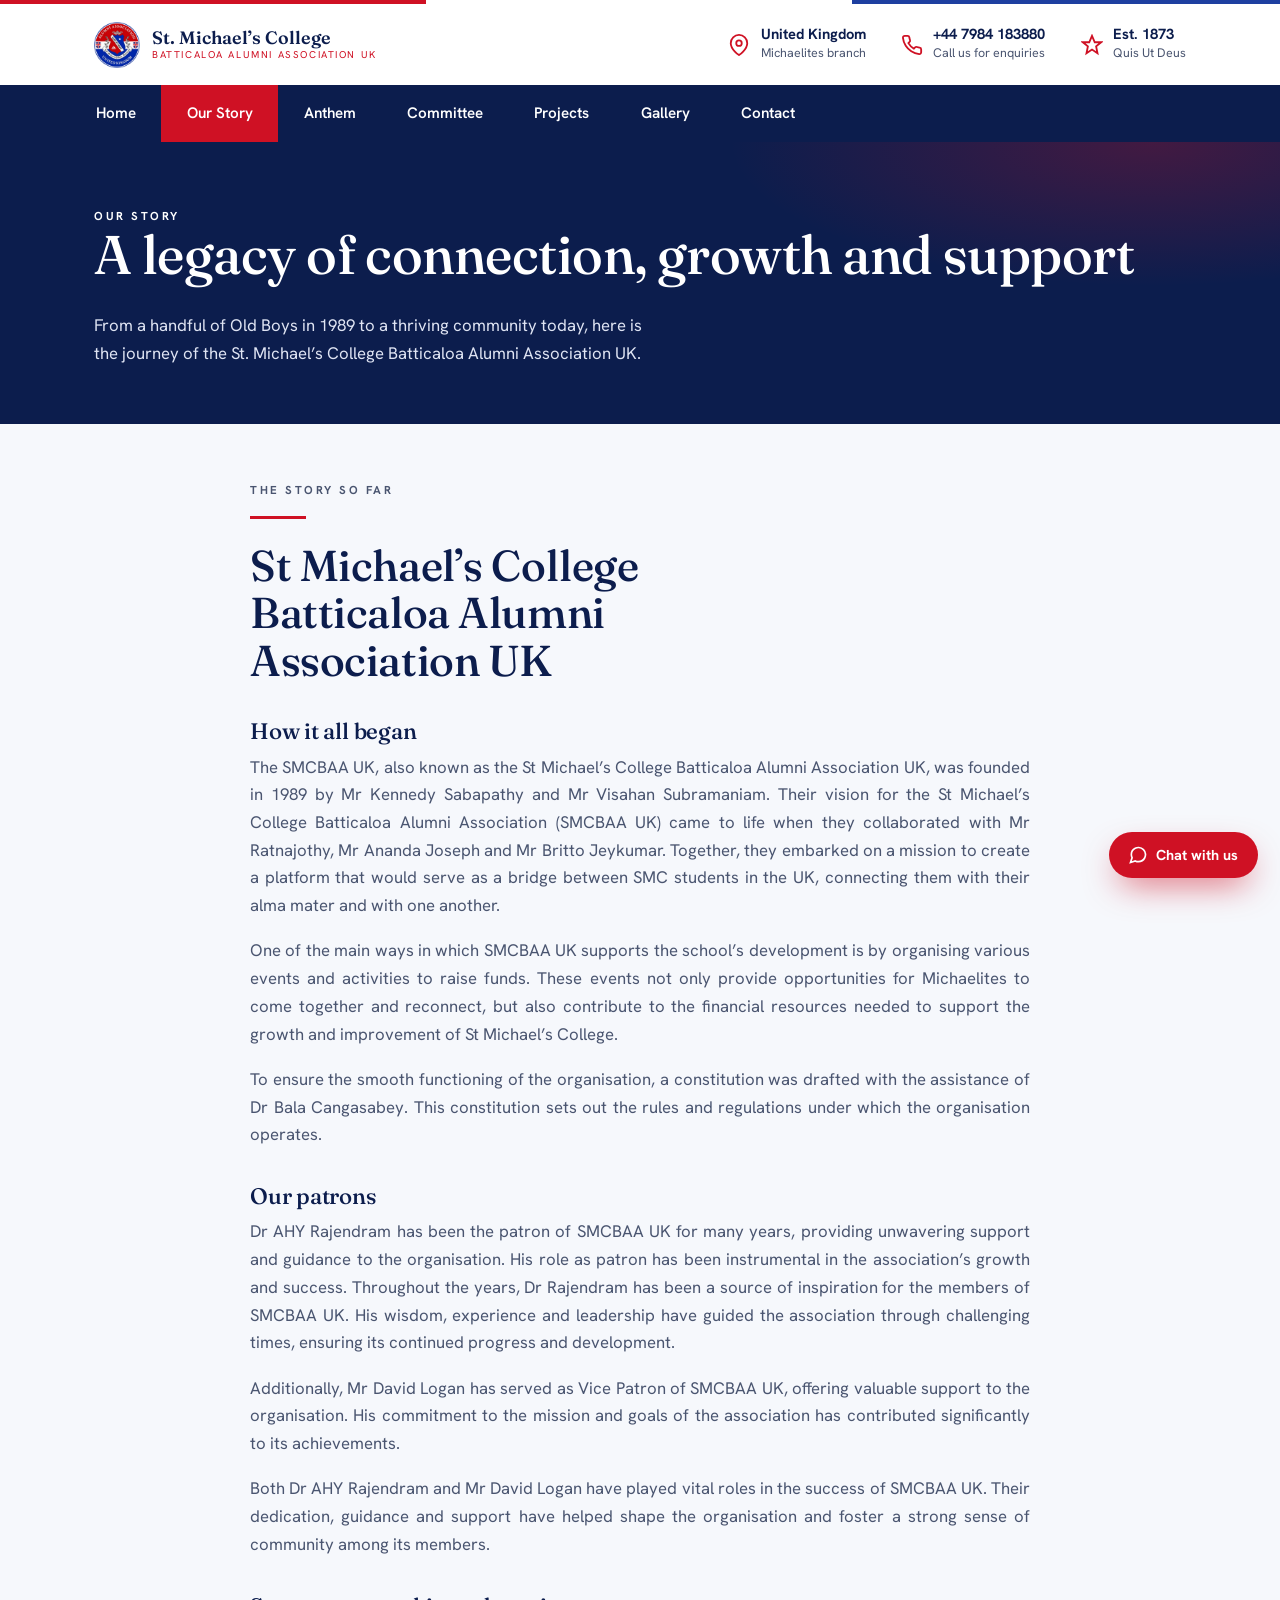
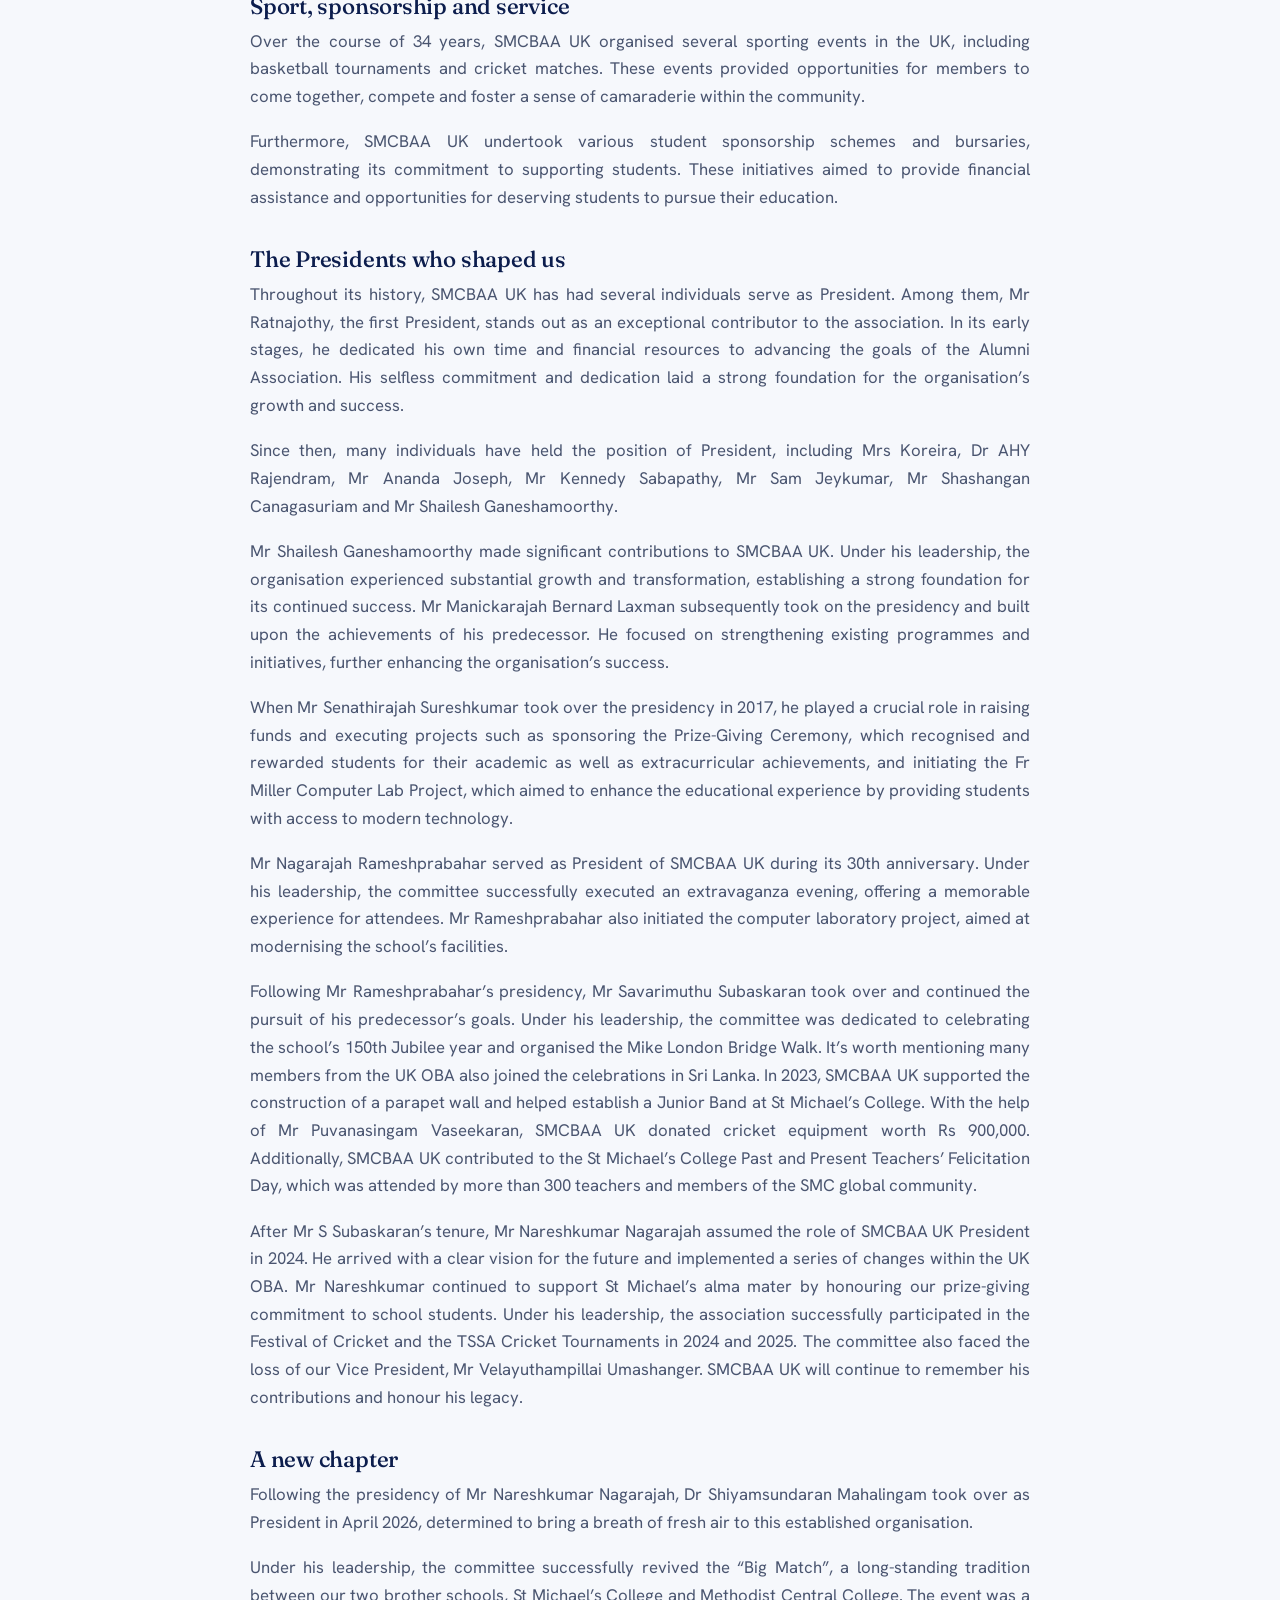
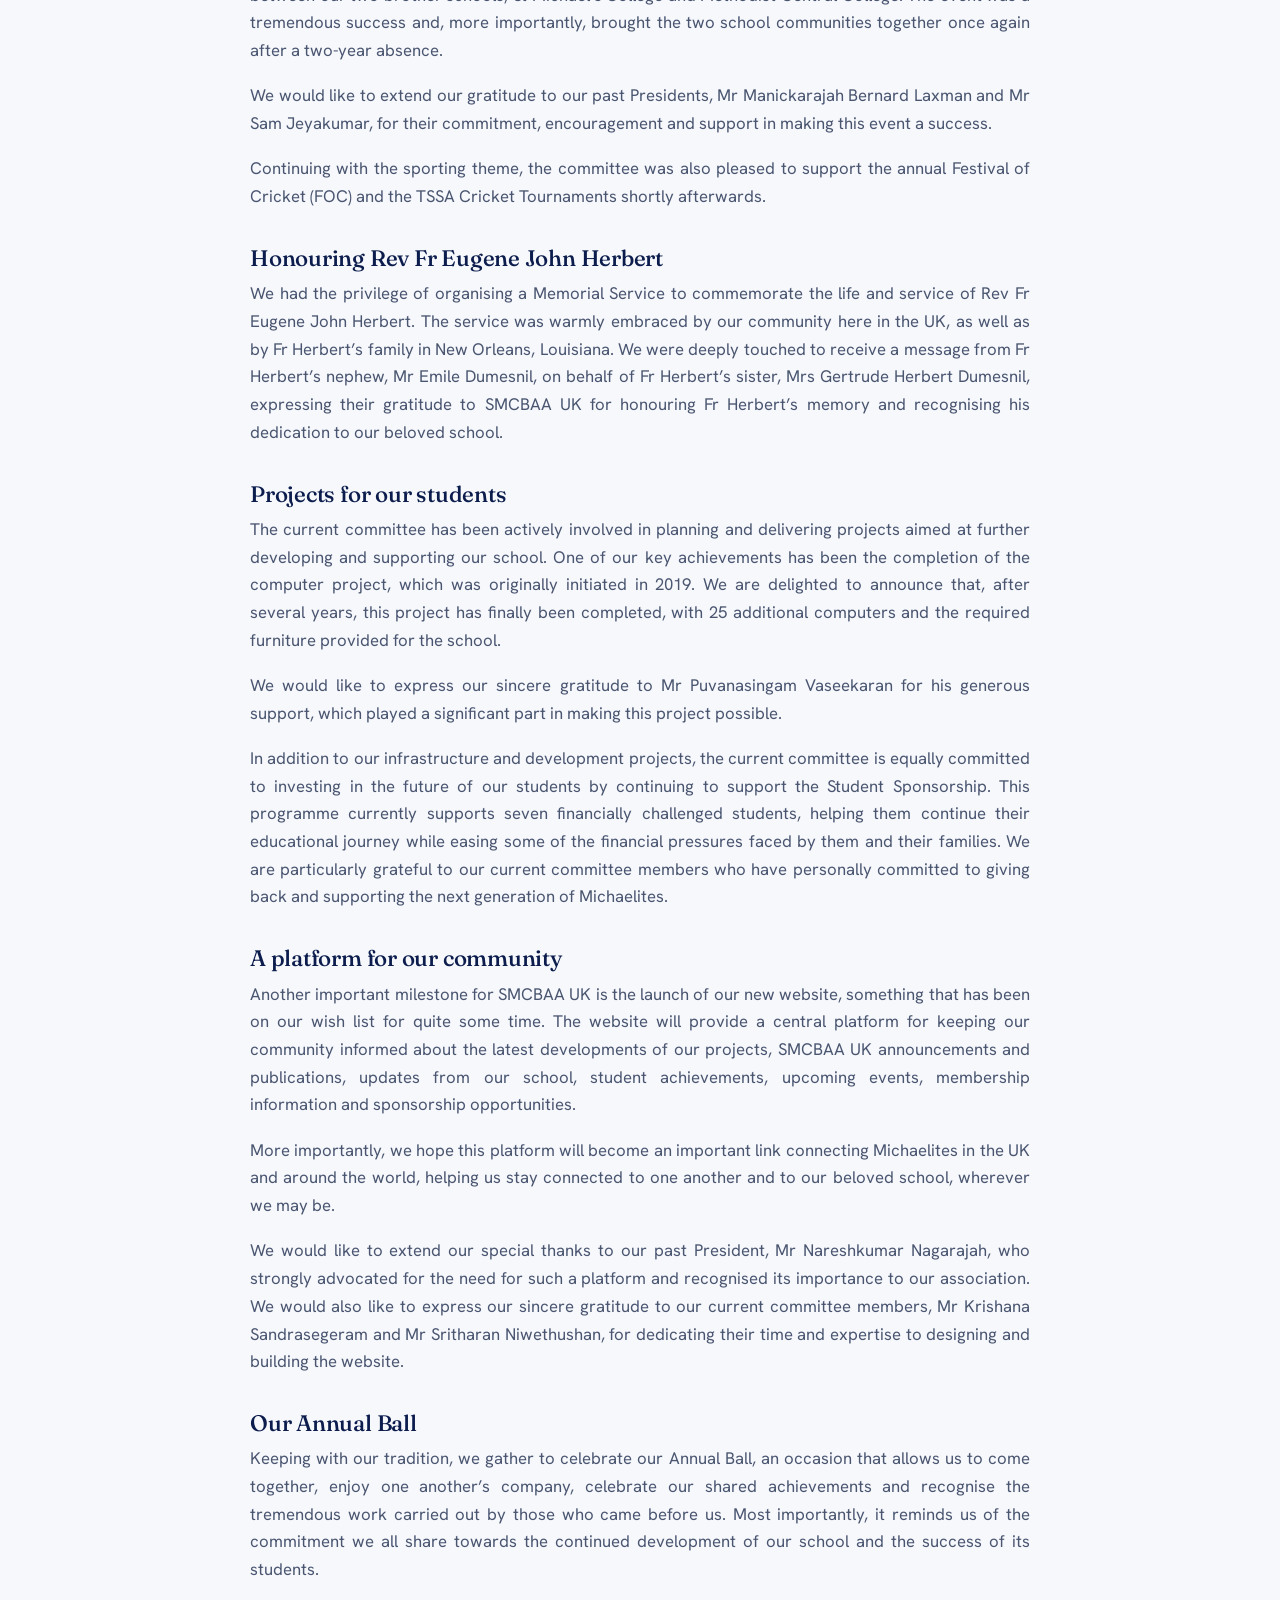
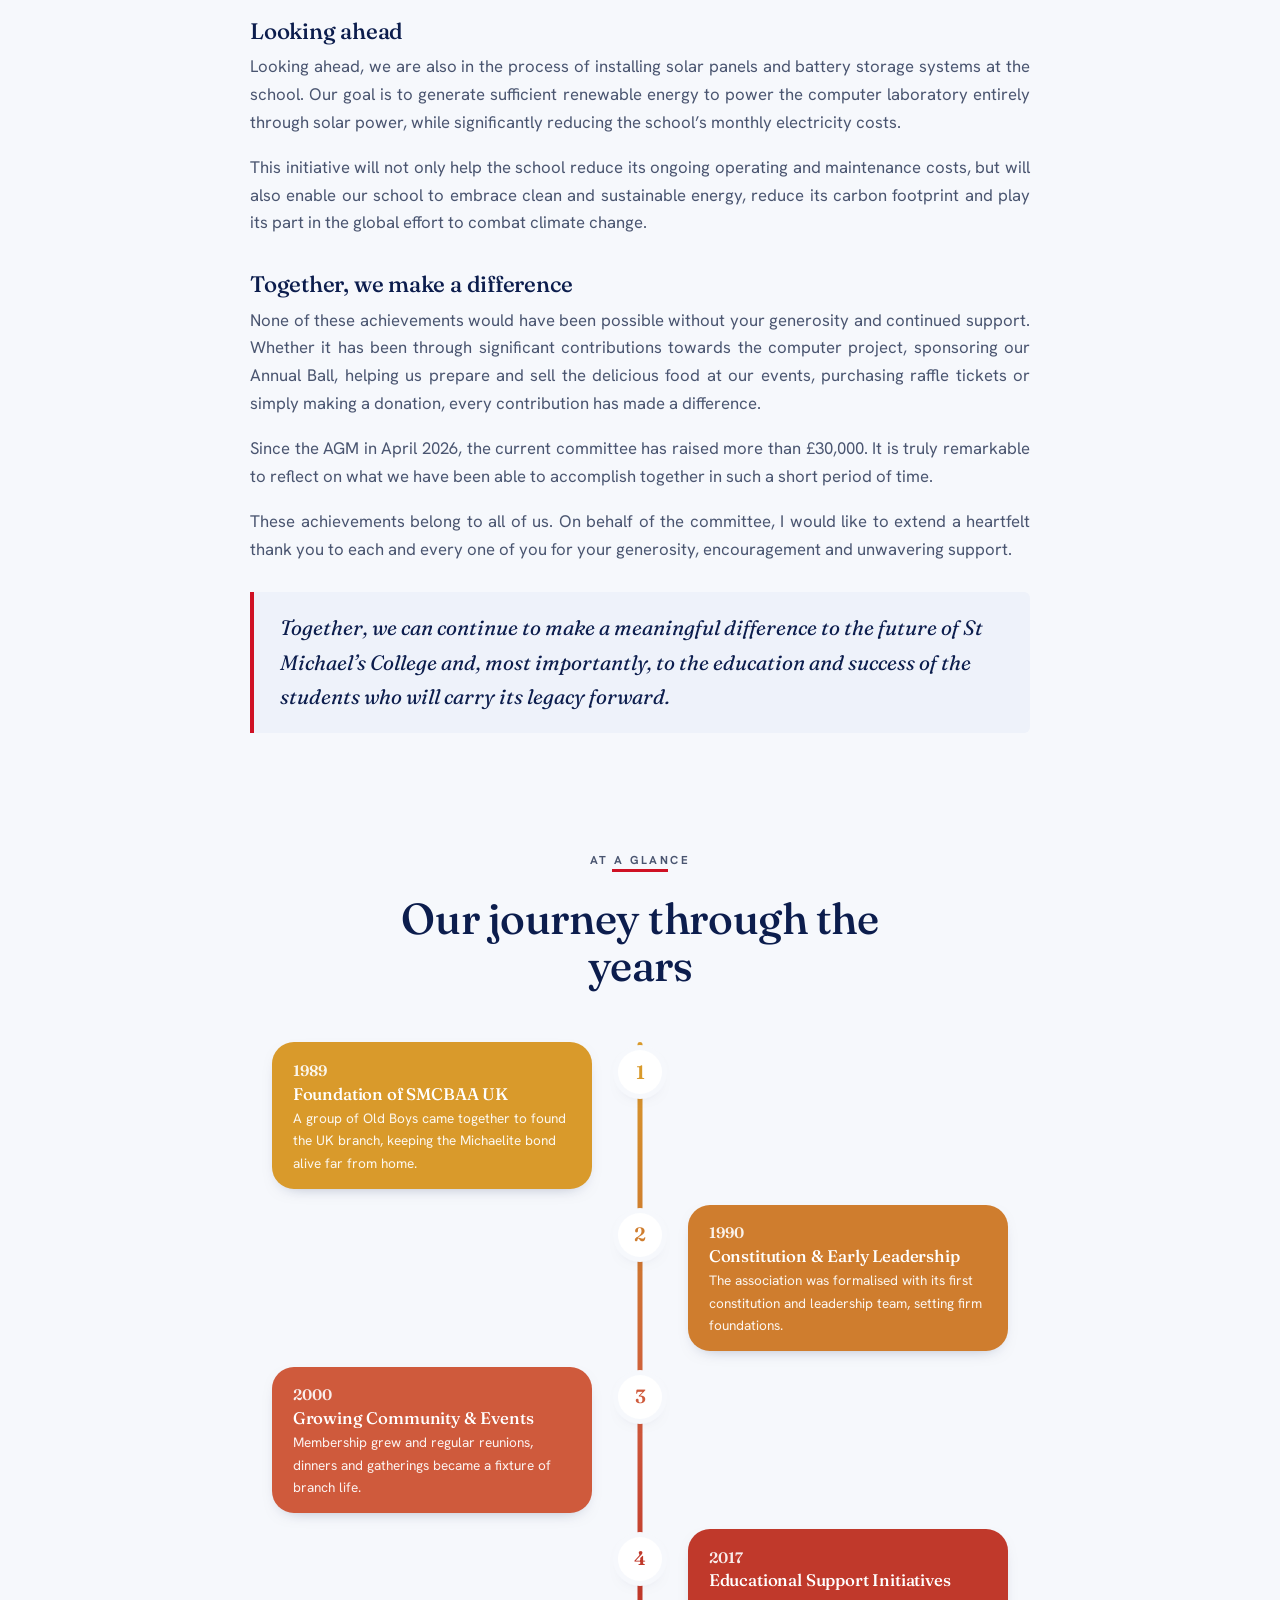
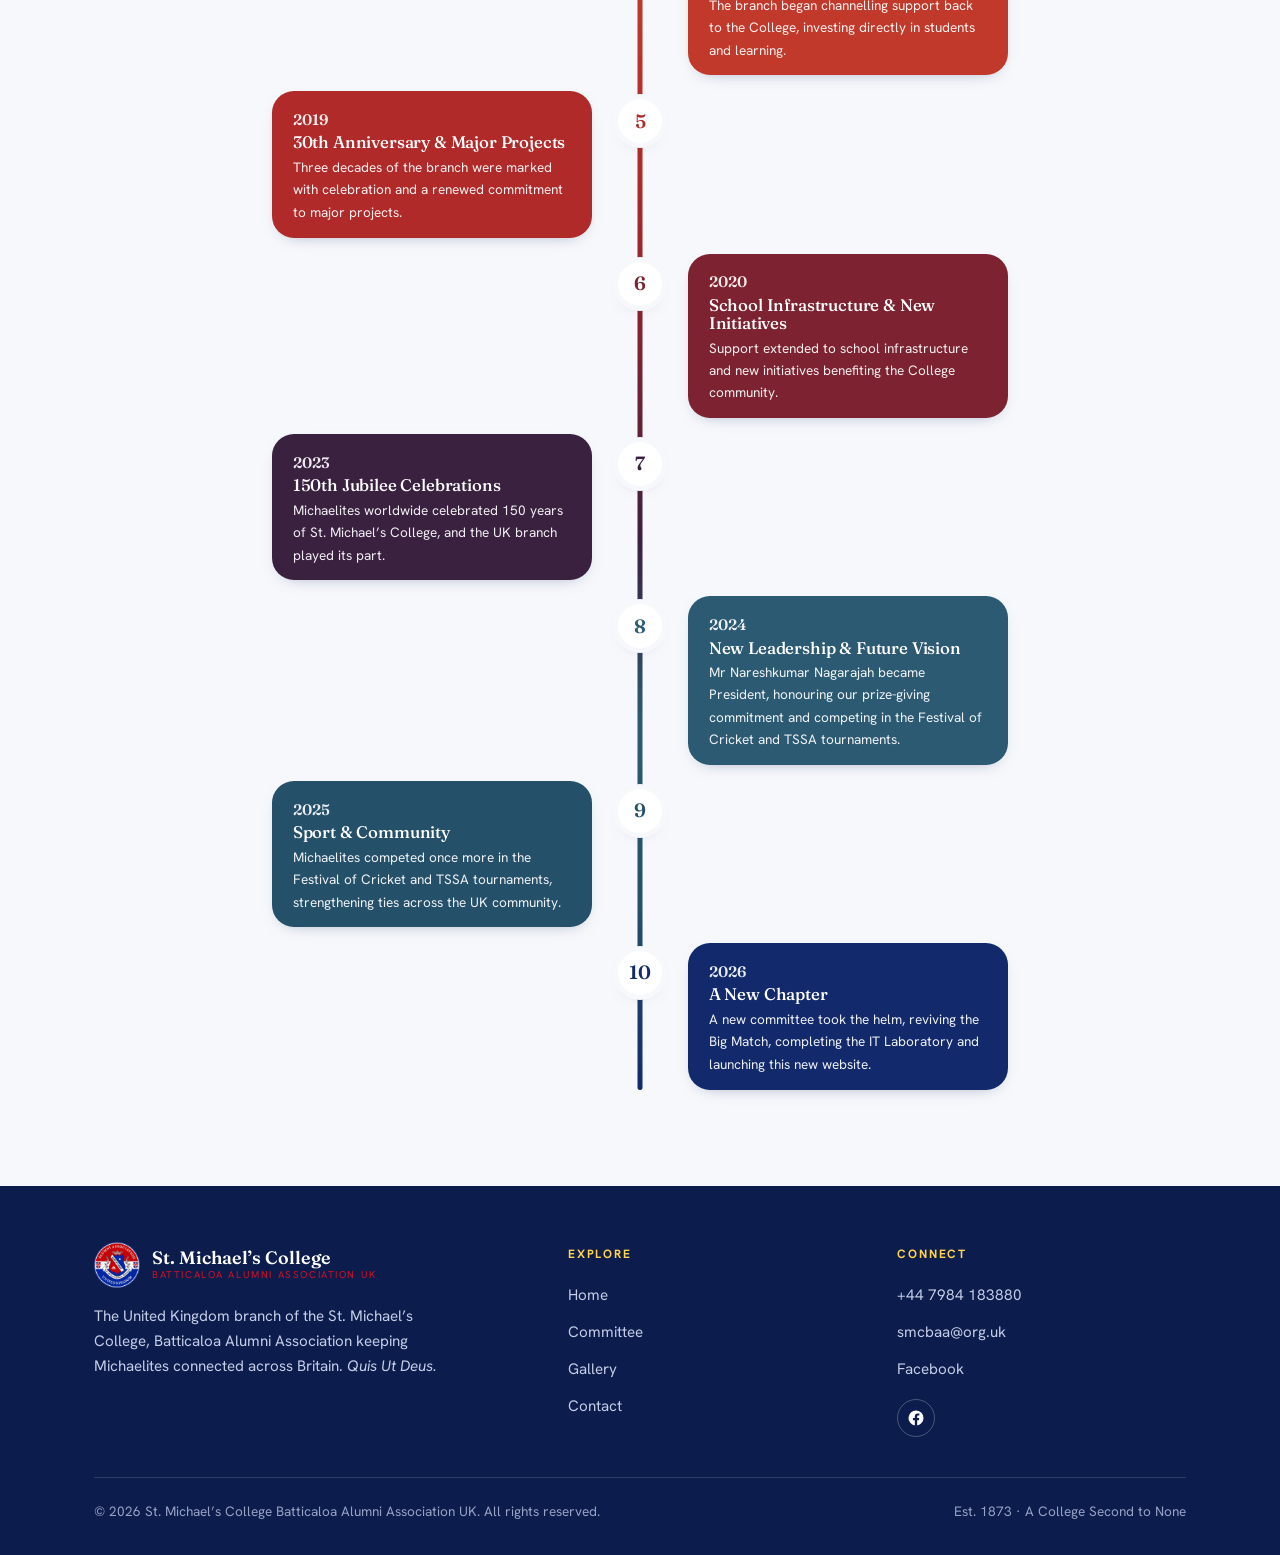
<file: ourstory.html>
<!DOCTYPE html>
<html lang="en-GB">
<head>
  <meta charset="UTF-8" />
  <meta name="viewport" content="width=device-width, initial-scale=1.0" />
  <title>Our Story SMC Batticaloa Alumni Association UK</title>
  <meta name="description" content="The history and milestones of the St. Michael's College Batticaloa Alumni Association UK, from its foundation in 1989 to today." />
  <link rel="icon" type="image/png" href="assets/img/favicon.png" />
  <link rel="preconnect" href="https://fonts.googleapis.com" />
  <link rel="preconnect" href="https://fonts.gstatic.com" crossorigin />
  <link href="https://fonts.googleapis.com/css2?family=Fraunces:ital,opsz,wght@0,9..144,400..600;1,9..144,400..500&family=Hanken+Grotesk:wght@400;500;600;700&display=swap" rel="stylesheet" />
  <link rel="stylesheet" href="assets/css/styles.css" />
  <!-- Open Graph / social link preview -->
  <meta property="og:type" content="website" />
  <meta property="og:site_name" content="SMCBAA UK" />
  <meta property="og:title" content="St. Michael's College Batticaloa Alumni Association UK" />
  <meta property="og:description" content="The UK branch of the St. Michael's College, Batticaloa Alumni Association, connecting Michaelites across Britain through reunions, cricket, projects and giving back." />
  <meta property="og:url" content="https://smcbaa.org.uk/" />
  <meta property="og:image" content="https://smcbaa.org.uk/assets/img/og-image.jpg" />
  <meta property="og:image:secure_url" content="https://smcbaa.org.uk/assets/img/og-image.jpg" />
  <meta property="og:image:width" content="1200" />
  <meta property="og:image:height" content="630" />
  <meta property="og:image:type" content="image/jpeg" />
  <meta property="og:image:alt" content="St. Michael's College Batticaloa Alumni Association UK crest" />
  <meta name="twitter:card" content="summary_large_image" />
  <meta name="twitter:title" content="St. Michael's College Batticaloa Alumni Association UK" />
  <meta name="twitter:description" content="The UK branch of the St. Michael's College, Batticaloa Alumni Association, connecting Michaelites across Britain through reunions, cricket, projects and giving back." />
  <meta name="twitter:image" content="https://smcbaa.org.uk/assets/img/og-image.jpg" />
</head>
<body>

  <header class="site-header">
    <div class="container header-row">
      <a class="brand" href="index.html" aria-label="St. Michael’s College Alumni Association UK home">
        <img src="assets/img/logo.png" alt="St. Michael's College Batticaloa Alumni Association UK crest" />
        <span class="brand-text">
          <strong>St. Michael&rsquo;s College</strong>
          <span>Batticaloa Alumni Association UK</span>
        </span>
      </a>
      <div class="header-info">
        <div class="hi-item"><svg viewBox="0 0 24 24" fill="none" stroke="currentColor" stroke-width="2"><path d="M21 10c0 7-9 13-9 13s-9-6-9-13a9 9 0 0 1 18 0Z"/><circle cx="12" cy="10" r="3"/></svg><div><strong>United Kingdom</strong><span>Michaelites branch</span></div></div>
        <div class="hi-item"><svg viewBox="0 0 24 24" fill="none" stroke="currentColor" stroke-width="2"><path d="M22 16.92v3a2 2 0 0 1-2.18 2 19.79 19.79 0 0 1-8.63-3.07 19.5 19.5 0 0 1-6-6 19.79 19.79 0 0 1-3.07-8.67A2 2 0 0 1 4.11 2h3a2 2 0 0 1 2 1.72c.13.96.36 1.9.7 2.81a2 2 0 0 1-.45 2.11L8.09 9.91a16 16 0 0 0 6 6l1.27-1.27a2 2 0 0 1 2.11-.45c.91.34 1.85.57 2.81.7A2 2 0 0 1 22 16.92Z"/></svg><div><strong>+44 7984 183880</strong><span>Call us for enquiries</span></div></div>
        <div class="hi-item"><svg viewBox="0 0 24 24" fill="none" stroke="currentColor" stroke-width="2"><path d="M12 2l3 7h7l-5.5 4.5L18 21l-6-4-6 4 1.5-7.5L2 9h7z"/></svg><div><strong>Est. 1873</strong><span>Quis Ut Deus</span></div></div>
      </div>
    </div>
  </header>

  <nav class="mainnav">
    <div class="container mainnav-inner">
      <button class="nav-toggle" aria-label="Toggle menu" aria-expanded="false" aria-controls="nav-links"><svg viewBox="0 0 24 24" fill="none" stroke="currentColor" stroke-width="2"><line x1="3" y1="6" x2="21" y2="6"/><line x1="3" y1="12" x2="21" y2="12"/><line x1="3" y1="18" x2="21" y2="18"/></svg></button>
      <ul class="nav-links" id="nav-links">
        <li><a href="index.html">Home</a></li>
        <li><a href="ourstory.html" aria-current="page">Our Story</a></li>
        <li><a href="anthem.html">Anthem</a></li>
        <li><a href="committee.html">Committee</a></li>
        <li><a href="projects.html">Projects</a></li>
        <li><a href="gallery.html">Gallery</a></li>
        <li><a href="contact.html">Contact</a></li>
      </ul>
    </div>
  </nav>

  <section class="page-head">
    <div class="container">
      <p class="eyebrow reveal">Our story</p>
      <h1 class="reveal d1">A legacy of connection, growth and support</h1>
      <p class="reveal d2">From a handful of Old Boys in 1989 to a thriving community today, here is the journey of the St. Michael&rsquo;s College Batticaloa Alumni Association UK.</p>
    </div>
  </section>

  <!-- Story So Far (full narrative) -->
  <section class="section" style="padding-top:0;">
    <div class="container">
      <article class="story-prose">
        <div class="section-head">
          <p class="eyebrow">The story so far</p>
          <hr class="rule" />
          <h2>St Michael&rsquo;s College Batticaloa Alumni Association UK</h2>
        </div>

        <h3>How it all began</h3>
        <p>The SMCBAA UK, also known as the St Michael&rsquo;s College Batticaloa Alumni Association UK, was founded in 1989 by Mr Kennedy Sabapathy and Mr Visahan Subramaniam. Their vision for the St Michael&rsquo;s College Batticaloa Alumni Association (SMCBAA UK) came to life when they collaborated with Mr Ratnajothy, Mr Ananda Joseph and Mr Britto Jeykumar. Together, they embarked on a mission to create a platform that would serve as a bridge between SMC students in the UK, connecting them with their alma mater and with one another.</p>
        <p>One of the main ways in which SMCBAA UK supports the school&rsquo;s development is by organising various events and activities to raise funds. These events not only provide opportunities for Michaelites to come together and reconnect, but also contribute to the financial resources needed to support the growth and improvement of St Michael&rsquo;s College.</p>
        <p>To ensure the smooth functioning of the organisation, a constitution was drafted with the assistance of Dr Bala Cangasabey. This constitution sets out the rules and regulations under which the organisation operates.</p>

        <h3>Our patrons</h3>
        <p>Dr AHY Rajendram has been the patron of SMCBAA UK for many years, providing unwavering support and guidance to the organisation. His role as patron has been instrumental in the association&rsquo;s growth and success. Throughout the years, Dr Rajendram has been a source of inspiration for the members of SMCBAA UK. His wisdom, experience and leadership have guided the association through challenging times, ensuring its continued progress and development.</p>
        <p>Additionally, Mr David Logan has served as Vice Patron of SMCBAA UK, offering valuable support to the organisation. His commitment to the mission and goals of the association has contributed significantly to its achievements.</p>
        <p>Both Dr AHY Rajendram and Mr David Logan have played vital roles in the success of SMCBAA UK. Their dedication, guidance and support have helped shape the organisation and foster a strong sense of community among its members.</p>

        <h3>Sport, sponsorship and service</h3>
        <p>Over the course of 34 years, SMCBAA UK organised several sporting events in the UK, including basketball tournaments and cricket matches. These events provided opportunities for members to come together, compete and foster a sense of camaraderie within the community.</p>
        <p>Furthermore, SMCBAA UK undertook various student sponsorship schemes and bursaries, demonstrating its commitment to supporting students. These initiatives aimed to provide financial assistance and opportunities for deserving students to pursue their education.</p>

        <h3>The Presidents who shaped us</h3>
        <p>Throughout its history, SMCBAA UK has had several individuals serve as President. Among them, Mr Ratnajothy, the first President, stands out as an exceptional contributor to the association. In its early stages, he dedicated his own time and financial resources to advancing the goals of the Alumni Association. His selfless commitment and dedication laid a strong foundation for the organisation&rsquo;s growth and success.</p>
        <p>Since then, many individuals have held the position of President, including Mrs Koreira, Dr AHY Rajendram, Mr Ananda Joseph, Mr Kennedy Sabapathy, Mr Sam Jeykumar, Mr Shashangan Canagasuriam and Mr Shailesh Ganeshamoorthy.</p>
        <p>Mr Shailesh Ganeshamoorthy made significant contributions to SMCBAA UK. Under his leadership, the organisation experienced substantial growth and transformation, establishing a strong foundation for its continued success. Mr Manickarajah Bernard Laxman subsequently took on the presidency and built upon the achievements of his predecessor. He focused on strengthening existing programmes and initiatives, further enhancing the organisation&rsquo;s success.</p>
        <p>When Mr Senathirajah Sureshkumar took over the presidency in 2017, he played a crucial role in raising funds and executing projects such as sponsoring the Prize-Giving Ceremony, which recognised and rewarded students for their academic as well as extracurricular achievements, and initiating the Fr Miller Computer Lab Project, which aimed to enhance the educational experience by providing students with access to modern technology.</p>
        <p>Mr Nagarajah Rameshprabahar served as President of SMCBAA UK during its 30th anniversary. Under his leadership, the committee successfully executed an extravaganza evening, offering a memorable experience for attendees. Mr Rameshprabahar also initiated the computer laboratory project, aimed at modernising the school&rsquo;s facilities.</p>
        <p>Following Mr Rameshprabahar&rsquo;s presidency, Mr Savarimuthu Subaskaran took over and continued the pursuit of his predecessor&rsquo;s goals. Under his leadership, the committee was dedicated to celebrating the school&rsquo;s 150th Jubilee year and organised the Mike London Bridge Walk. It&rsquo;s worth mentioning many members from the UK OBA also joined the celebrations in Sri Lanka. In 2023, SMCBAA UK supported the construction of a parapet wall and helped establish a Junior Band at St Michael&rsquo;s College. With the help of Mr Puvanasingam Vaseekaran, SMCBAA UK donated cricket equipment worth Rs 900,000. Additionally, SMCBAA UK contributed to the St Michael&rsquo;s College Past and Present Teachers&rsquo; Felicitation Day, which was attended by more than 300 teachers and members of the SMC global community.</p>
        <p>After Mr S Subaskaran&rsquo;s tenure, Mr Nareshkumar Nagarajah assumed the role of SMCBAA UK President in 2024. He arrived with a clear vision for the future and implemented a series of changes within the UK OBA. Mr Nareshkumar continued to support St Michael&rsquo;s alma mater by honouring our prize-giving commitment to school students. Under his leadership, the association successfully participated in the Festival of Cricket and the TSSA Cricket Tournaments in 2024 and 2025. The committee also faced the loss of our Vice President, Mr Velayuthampillai Umashanger. SMCBAA UK will continue to remember his contributions and honour his legacy.</p>

        <h3>A new chapter</h3>
        <p>Following the presidency of Mr Nareshkumar Nagarajah, Dr Shiyamsundaran Mahalingam took over as President in April 2026, determined to bring a breath of fresh air to this established organisation.</p>
        <p>Under his leadership, the committee successfully revived the &ldquo;Big Match&rdquo;, a long-standing tradition between our two brother schools, St Michael&rsquo;s College and Methodist Central College. The event was a tremendous success and, more importantly, brought the two school communities together once again after a two-year absence.</p>
        <p>We would like to extend our gratitude to our past Presidents, Mr Manickarajah Bernard Laxman and Mr Sam Jeyakumar, for their commitment, encouragement and support in making this event a success.</p>
        <p>Continuing with the sporting theme, the committee was also pleased to support the annual Festival of Cricket (FOC) and the TSSA Cricket Tournaments shortly afterwards.</p>

        <h3>Honouring Rev Fr Eugene John Herbert</h3>
        <p>We had the privilege of organising a Memorial Service to commemorate the life and service of Rev Fr Eugene John Herbert. The service was warmly embraced by our community here in the UK, as well as by Fr Herbert&rsquo;s family in New Orleans, Louisiana. We were deeply touched to receive a message from Fr Herbert&rsquo;s nephew, Mr Emile Dumesnil, on behalf of Fr Herbert&rsquo;s sister, Mrs Gertrude Herbert Dumesnil, expressing their gratitude to SMCBAA UK for honouring Fr Herbert&rsquo;s memory and recognising his dedication to our beloved school.</p>

        <h3>Projects for our students</h3>
        <p>The current committee has been actively involved in planning and delivering projects aimed at further developing and supporting our school. One of our key achievements has been the completion of the computer project, which was originally initiated in 2019. We are delighted to announce that, after several years, this project has finally been completed, with 25 additional computers and the required furniture provided for the school.</p>
        <p>We would like to express our sincere gratitude to Mr Puvanasingam Vaseekaran for his generous support, which played a significant part in making this project possible.</p>
        <p>In addition to our infrastructure and development projects, the current committee is equally committed to investing in the future of our students by continuing to support the Student Sponsorship. This programme currently supports seven financially challenged students, helping them continue their educational journey while easing some of the financial pressures faced by them and their families. We are particularly grateful to our current committee members who have personally committed to giving back and supporting the next generation of Michaelites.</p>

        <h3>A platform for our community</h3>
        <p>Another important milestone for SMCBAA UK is the launch of our new website, something that has been on our wish list for quite some time. The website will provide a central platform for keeping our community informed about the latest developments of our projects, SMCBAA UK announcements and publications, updates from our school, student achievements, upcoming events, membership information and sponsorship opportunities.</p>
        <p>More importantly, we hope this platform will become an important link connecting Michaelites in the UK and around the world, helping us stay connected to one another and to our beloved school, wherever we may be.</p>
        <p>We would like to extend our special thanks to our past President, Mr Nareshkumar Nagarajah, who strongly advocated for the need for such a platform and recognised its importance to our association. We would also like to express our sincere gratitude to our current committee members, Mr Krishana Sandrasegeram and Mr Sritharan Niwethushan, for dedicating their time and expertise to designing and building the website.</p>

        <h3>Our Annual Ball</h3>
        <p>Keeping with our tradition, we gather to celebrate our Annual Ball, an occasion that allows us to come together, enjoy one another&rsquo;s company, celebrate our shared achievements and recognise the tremendous work carried out by those who came before us. Most importantly, it reminds us of the commitment we all share towards the continued development of our school and the success of its students.</p>

        <h3>Looking ahead</h3>
        <p>Looking ahead, we are also in the process of installing solar panels and battery storage systems at the school. Our goal is to generate sufficient renewable energy to power the computer laboratory entirely through solar power, while significantly reducing the school&rsquo;s monthly electricity costs.</p>
        <p>This initiative will not only help the school reduce its ongoing operating and maintenance costs, but will also enable our school to embrace clean and sustainable energy, reduce its carbon footprint and play its part in the global effort to combat climate change.</p>

        <h3>Together, we make a difference</h3>
        <p>None of these achievements would have been possible without your generosity and continued support. Whether it has been through significant contributions towards the computer project, sponsoring our Annual Ball, helping us prepare and sell the delicious food at our events, purchasing raffle tickets or simply making a donation, every contribution has made a difference.</p>
        <p>Since the AGM in April 2026, the current committee has raised more than &pound;30,000. It is truly remarkable to reflect on what we have been able to accomplish together in such a short period of time.</p>
        <p>These achievements belong to all of us. On behalf of the committee, I would like to extend a heartfelt thank you to each and every one of you for your generosity, encouragement and unwavering support.</p>
        <blockquote class="project-quote">Together, we can continue to make a meaningful difference to the future of St Michael&rsquo;s College and, most importantly, to the education and success of the students who will carry its legacy forward.</blockquote>
      </article>
    </div>
  </section>

  <section class="section" style="padding-top:0;">
    <div class="container">
      <div class="section-head center">
        <p class="eyebrow">At a glance</p>
        <hr class="rule" />
        <h2>Our journey through the years</h2>
      </div>
      <div class="timeline timeline--compact">
        <div class="tl-item tl-left reveal">
          <div class="tl-node s1">1</div>
          <div class="tl-card s1">
            <span class="tl-year">1989</span>
            <h3>Foundation of SMCBAA UK</h3>
            <p>A group of Old Boys came together to found the UK branch, keeping the Michaelite bond alive far from home.</p>
          </div>
        </div>
        <div class="tl-item tl-right reveal">
          <div class="tl-node s2">2</div>
          <div class="tl-card s2">
            <span class="tl-year">1990</span>
            <h3>Constitution & Early Leadership</h3>
            <p>The association was formalised with its first constitution and leadership team, setting firm foundations.</p>
          </div>
        </div>
        <div class="tl-item tl-left reveal">
          <div class="tl-node s3">3</div>
          <div class="tl-card s3">
            <span class="tl-year">2000</span>
            <h3>Growing Community & Events</h3>
            <p>Membership grew and regular reunions, dinners and gatherings became a fixture of branch life.</p>
          </div>
        </div>
        <div class="tl-item tl-right reveal">
          <div class="tl-node s4">4</div>
          <div class="tl-card s4">
            <span class="tl-year">2017</span>
            <h3>Educational Support Initiatives</h3>
            <p>The branch began channelling support back to the College, investing directly in students and learning.</p>
          </div>
        </div>
        <div class="tl-item tl-left reveal">
          <div class="tl-node s5">5</div>
          <div class="tl-card s5">
            <span class="tl-year">2019</span>
            <h3>30th Anniversary & Major Projects</h3>
            <p>Three decades of the branch were marked with celebration and a renewed commitment to major projects.</p>
          </div>
        </div>
        <div class="tl-item tl-right reveal">
          <div class="tl-node s6">6</div>
          <div class="tl-card s6">
            <span class="tl-year">2020</span>
            <h3>School Infrastructure & New Initiatives</h3>
            <p>Support extended to school infrastructure and new initiatives benefiting the College community.</p>
          </div>
        </div>
        <div class="tl-item tl-left reveal">
          <div class="tl-node s7">7</div>
          <div class="tl-card s7">
            <span class="tl-year">2023</span>
            <h3>150th Jubilee Celebrations</h3>
            <p>Michaelites worldwide celebrated 150 years of St. Michael&rsquo;s College, and the UK branch played its part.</p>
          </div>
        </div>
        <div class="tl-item tl-right reveal">
          <div class="tl-node s8">8</div>
          <div class="tl-card s8">
            <span class="tl-year">2024</span>
            <h3>New Leadership & Future Vision</h3>
            <p>Mr Nareshkumar Nagarajah became President, honouring our prize-giving commitment and competing in the Festival of Cricket and TSSA tournaments.</p>
          </div>
        </div>
        <div class="tl-item tl-left reveal">
          <div class="tl-node s9">9</div>
          <div class="tl-card s9">
            <span class="tl-year">2025</span>
            <h3>Sport &amp; Community</h3>
            <p>Michaelites competed once more in the Festival of Cricket and TSSA tournaments, strengthening ties across the UK community.</p>
          </div>
        </div>
        <div class="tl-item tl-right reveal">
          <div class="tl-node s10">10</div>
          <div class="tl-card s10">
            <span class="tl-year">2026</span>
            <h3>A New Chapter</h3>
            <p>A new committee took the helm, reviving the Big Match, completing the IT Laboratory and launching this new website.</p>
          </div>
        </div>
      </div>
    </div>
  </section>

  <footer class="site-footer">
    <div class="container">
      <div class="footer-top">
        <div>
          <a class="brand" href="index.html">
            <img src="assets/img/logo.png" alt="St. Michael's College Batticaloa Alumni Association UK crest" />
            <span class="brand-text"><strong>St. Michael&rsquo;s College</strong><span>Batticaloa Alumni Association UK</span></span>
          </a>
          <p class="footer-blurb">The United Kingdom branch of the St. Michael&rsquo;s College, Batticaloa Alumni Association keeping Michaelites connected across Britain. <em>Quis Ut Deus.</em></p>
        </div>
        <div class="footer-col">
          <h4>Explore</h4>
          <ul>
            <li><a href="index.html">Home</a></li>
            <li><a href="committee.html">Committee</a></li>
            <li><a href="gallery.html">Gallery</a></li>
            <li><a href="contact.html">Contact</a></li>
          </ul>
        </div>
        <div class="footer-col">
          <h4>Connect</h4>
          <ul>
            <li><a href="tel:+447984183880">+44 7984 183880</a></li>
            <li><a href="mailto:smcbaa@org.uk">smcbaa@org.uk</a></li>
            <li><a href="https://www.facebook.com/SMCBAAUK" target="_blank" rel="noopener">Facebook</a></li>
          </ul>
          <div class="social" style="margin-top:1rem;">
            <a href="https://www.facebook.com/SMCBAAUK" target="_blank" rel="noopener" aria-label="Facebook">
              <svg viewBox="0 0 24 24" fill="currentColor"><path d="M22 12a10 10 0 1 0-11.56 9.88v-6.99H7.9V12h2.54V9.8c0-2.5 1.49-3.89 3.78-3.89 1.09 0 2.24.2 2.24.2v2.46h-1.26c-1.24 0-1.63.77-1.63 1.56V12h2.78l-.44 2.89h-2.34v6.99A10 10 0 0 0 22 12Z"/></svg>
            </a>
          </div>
        </div>
      </div>
      <div class="footer-bottom">
        <span>&copy; <span id="year">2026</span> St. Michael&rsquo;s College Batticaloa Alumni Association UK. All rights reserved.</span>
        <span>Est. 1873 &middot; A College Second to None</span>
      </div>
    </div>
  </footer>

  <script src="assets/js/main.js"></script>
</body>
</html>
</file>
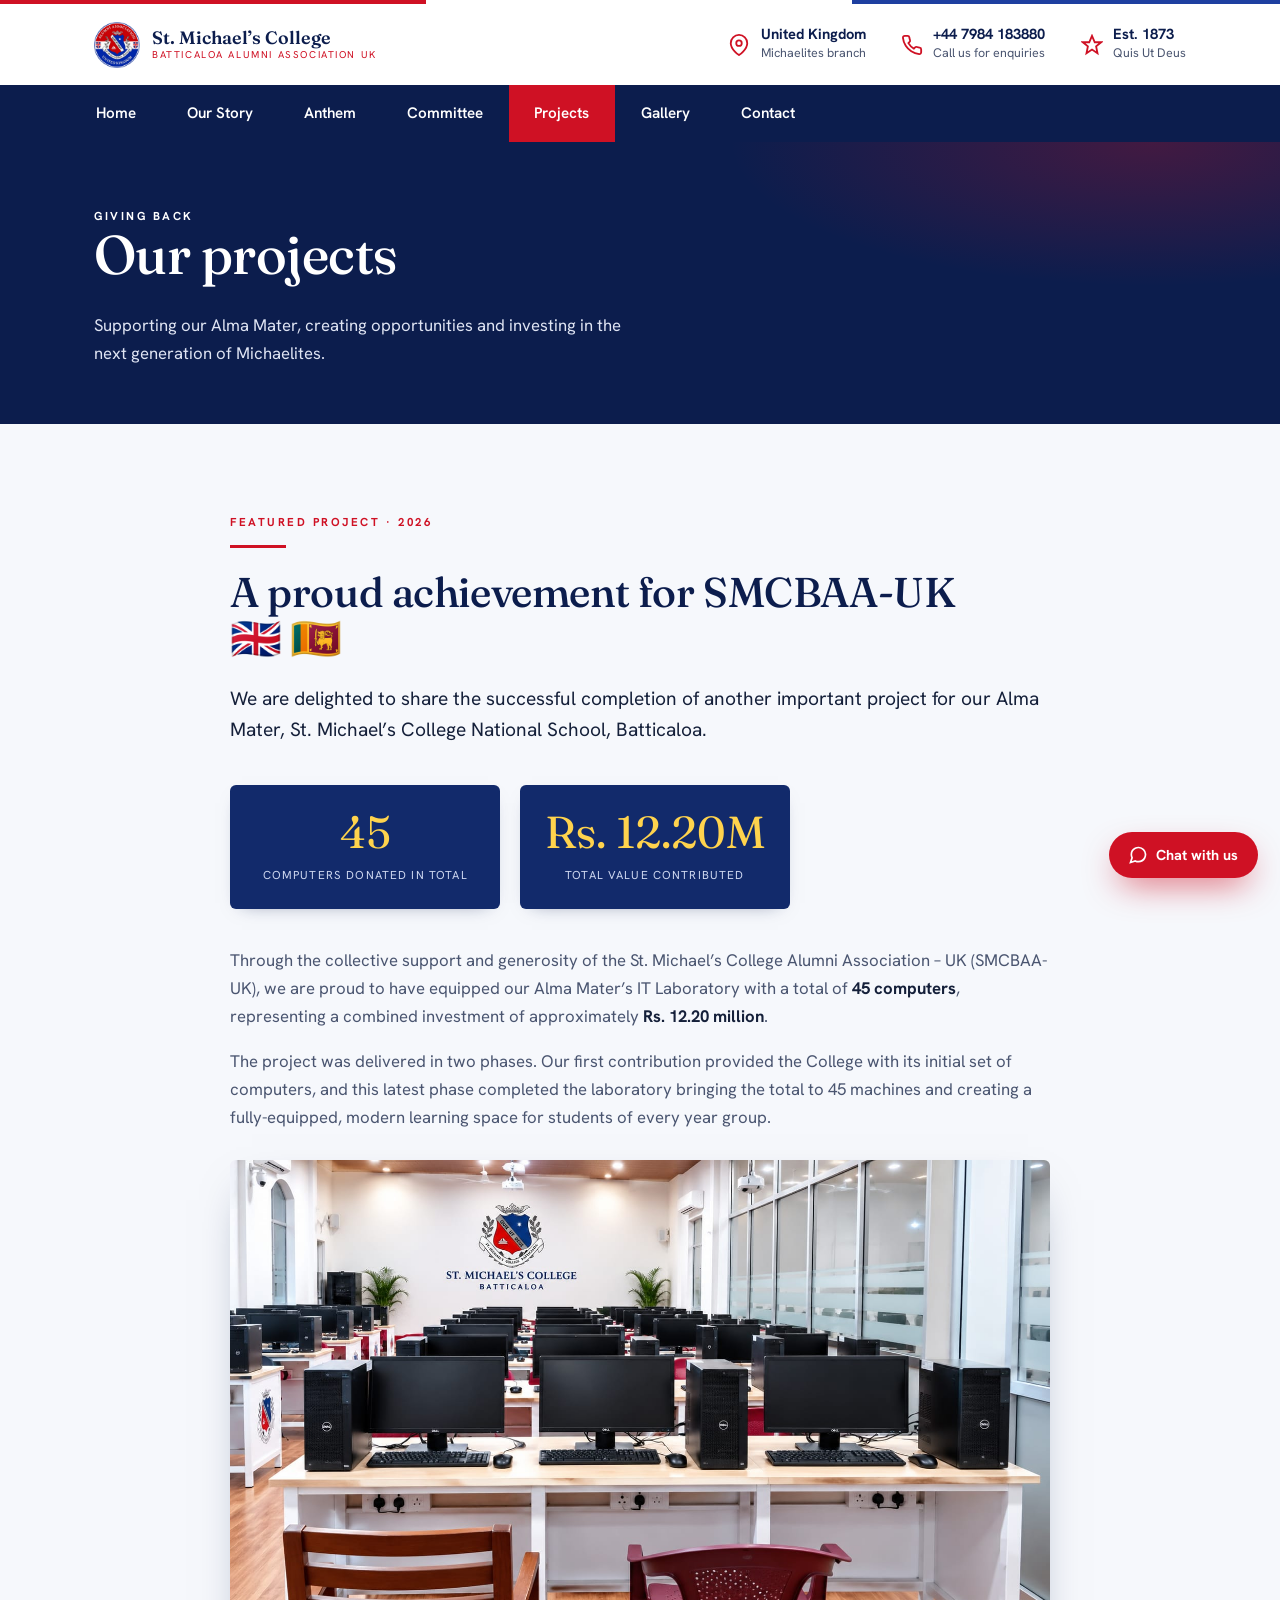
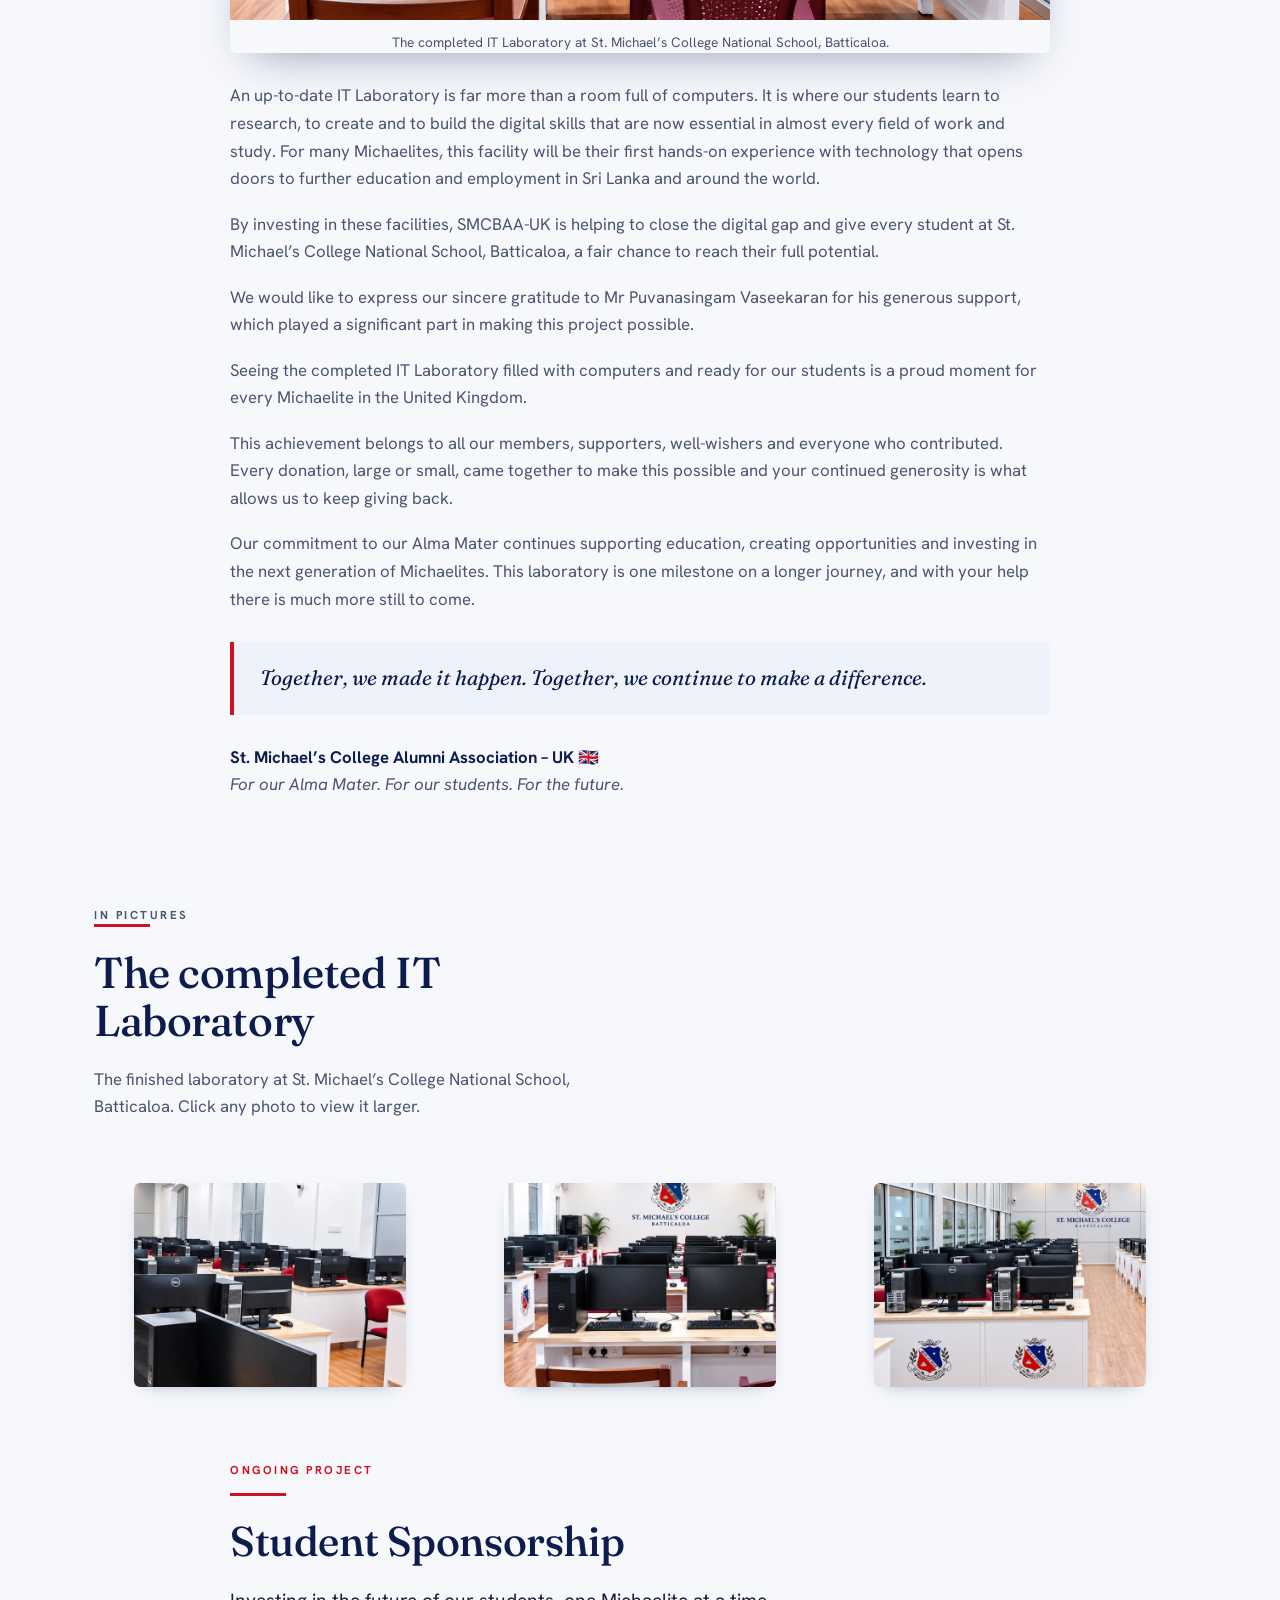
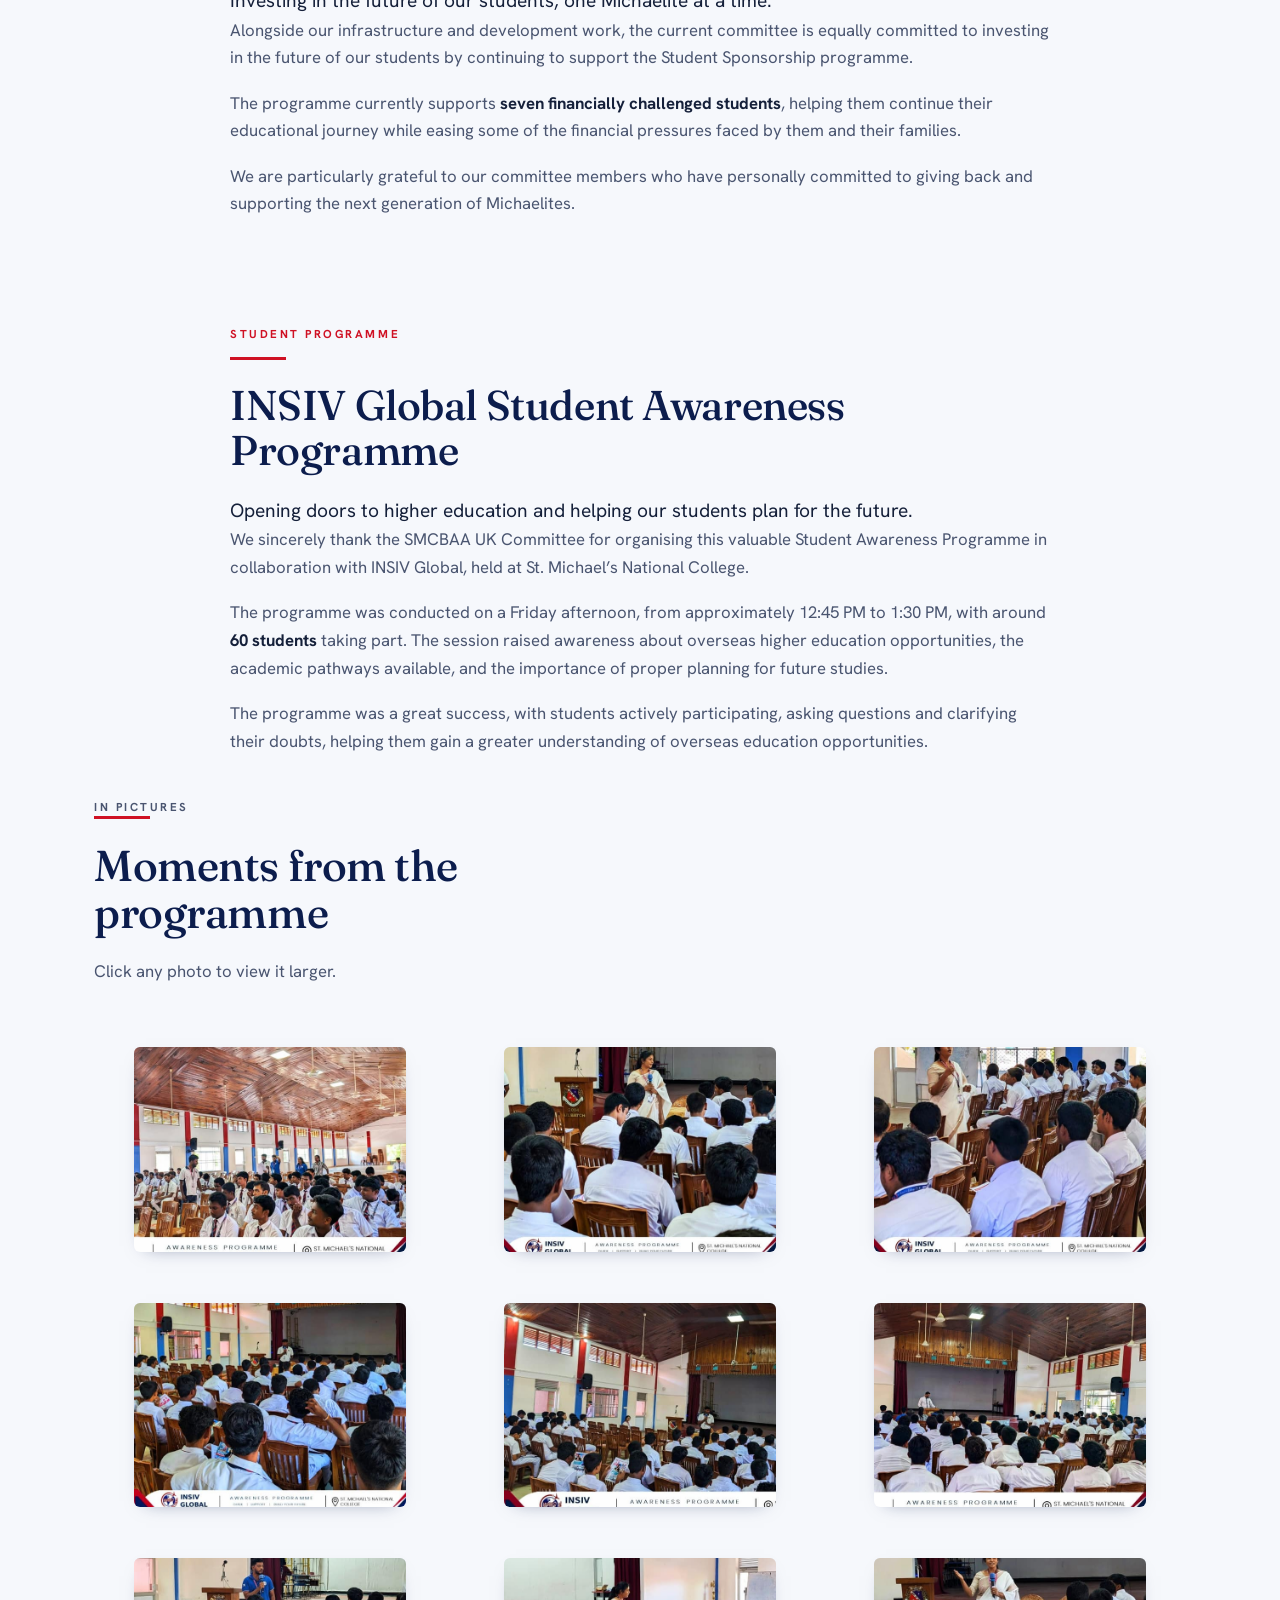
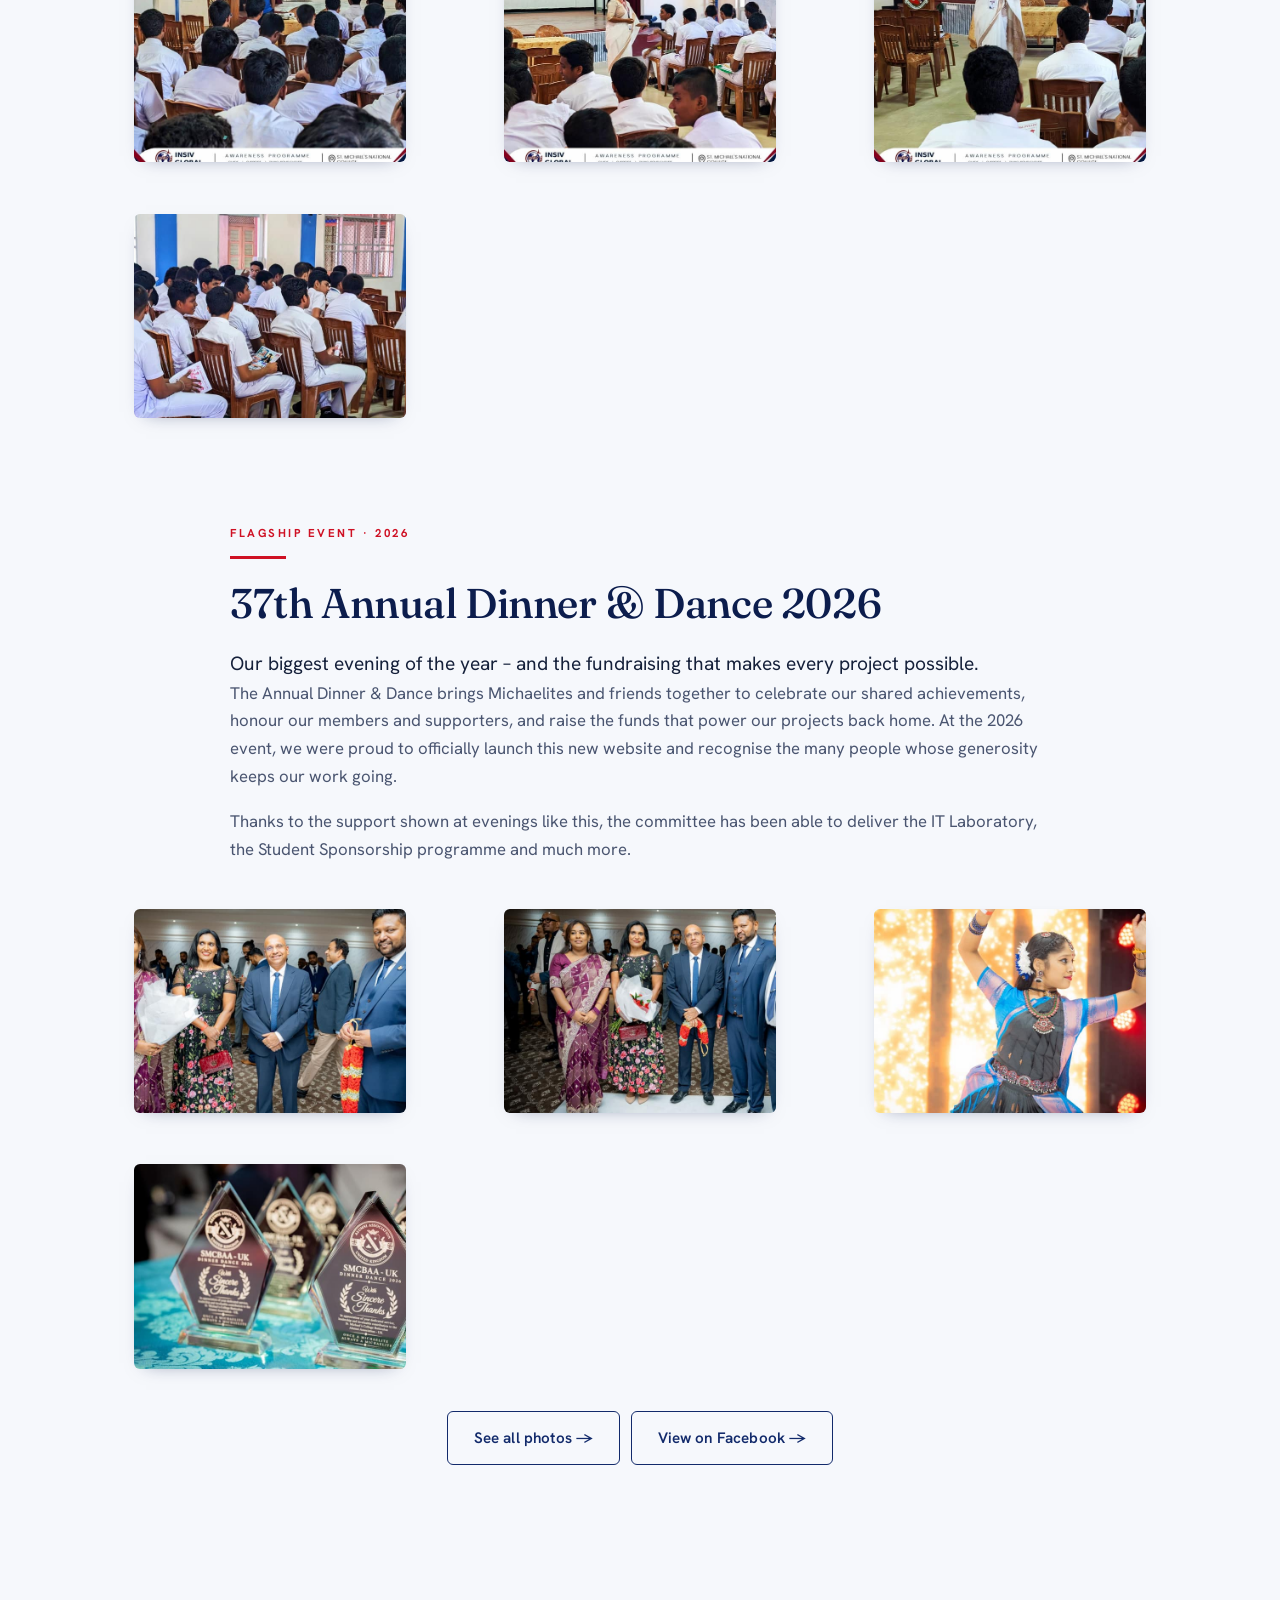
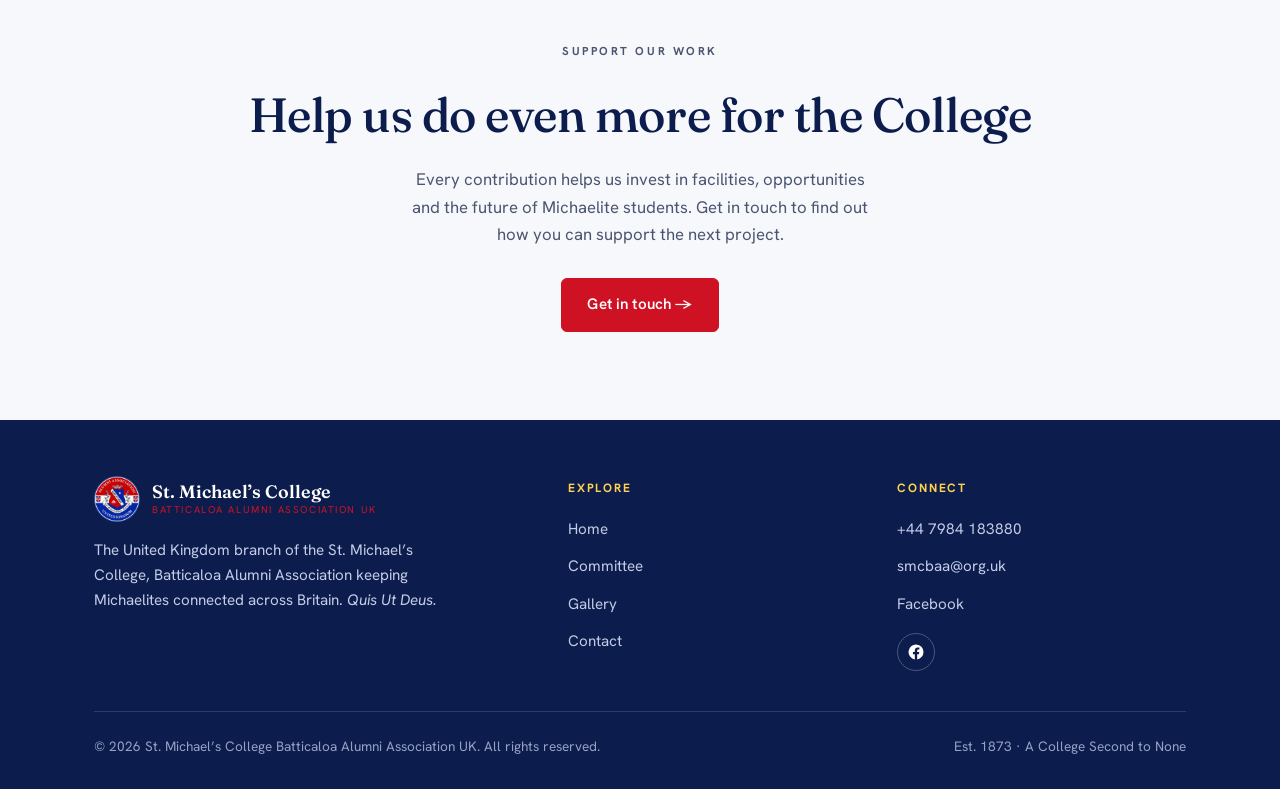
<file: projects.html>
<!DOCTYPE html>
<html lang="en-GB">
<head>
  <meta charset="UTF-8" />
  <meta name="viewport" content="width=device-width, initial-scale=1.0" />
  <title>Projects SMC Batticaloa Alumni Association UK</title>
  <meta name="description" content="Projects and giving back by the St. Michael's College Batticaloa Alumni Association UK supporting our Alma Mater and its students." />
  <link rel="icon" type="image/png" href="assets/img/favicon.png" />
  <link rel="preconnect" href="https://fonts.googleapis.com" />
  <link rel="preconnect" href="https://fonts.gstatic.com" crossorigin />
  <link href="https://fonts.googleapis.com/css2?family=Fraunces:ital,opsz,wght@0,9..144,400..600;1,9..144,400..500&family=Hanken+Grotesk:wght@400;500;600;700&display=swap" rel="stylesheet" />
  <link rel="stylesheet" href="assets/css/styles.css" />
  <!-- Open Graph / social link preview -->
  <meta property="og:type" content="website" />
  <meta property="og:site_name" content="SMCBAA UK" />
  <meta property="og:title" content="St. Michael's College Batticaloa Alumni Association UK" />
  <meta property="og:description" content="The UK branch of the St. Michael's College, Batticaloa Alumni Association, connecting Michaelites across Britain through reunions, cricket, projects and giving back." />
  <meta property="og:url" content="https://smcbaa.org.uk/" />
  <meta property="og:image" content="https://smcbaa.org.uk/assets/img/og-image.jpg" />
  <meta property="og:image:secure_url" content="https://smcbaa.org.uk/assets/img/og-image.jpg" />
  <meta property="og:image:width" content="1200" />
  <meta property="og:image:height" content="630" />
  <meta property="og:image:type" content="image/jpeg" />
  <meta property="og:image:alt" content="St. Michael's College Batticaloa Alumni Association UK crest" />
  <meta name="twitter:card" content="summary_large_image" />
  <meta name="twitter:title" content="St. Michael's College Batticaloa Alumni Association UK" />
  <meta name="twitter:description" content="The UK branch of the St. Michael's College, Batticaloa Alumni Association, connecting Michaelites across Britain through reunions, cricket, projects and giving back." />
  <meta name="twitter:image" content="https://smcbaa.org.uk/assets/img/og-image.jpg" />
</head>
<body>

  <header class="site-header">
    <div class="container header-row">
      <a class="brand" href="index.html" aria-label="St. Michael’s College Alumni Association UK home">
        <img src="assets/img/logo.png" alt="St. Michael's College Batticaloa Alumni Association UK crest" />
        <span class="brand-text">
          <strong>St. Michael&rsquo;s College</strong>
          <span>Batticaloa Alumni Association UK</span>
        </span>
      </a>
      <div class="header-info">
        <div class="hi-item"><svg viewBox="0 0 24 24" fill="none" stroke="currentColor" stroke-width="2"><path d="M21 10c0 7-9 13-9 13s-9-6-9-13a9 9 0 0 1 18 0Z"/><circle cx="12" cy="10" r="3"/></svg><div><strong>United Kingdom</strong><span>Michaelites branch</span></div></div>
        <div class="hi-item"><svg viewBox="0 0 24 24" fill="none" stroke="currentColor" stroke-width="2"><path d="M22 16.92v3a2 2 0 0 1-2.18 2 19.79 19.79 0 0 1-8.63-3.07 19.5 19.5 0 0 1-6-6 19.79 19.79 0 0 1-3.07-8.67A2 2 0 0 1 4.11 2h3a2 2 0 0 1 2 1.72c.13.96.36 1.9.7 2.81a2 2 0 0 1-.45 2.11L8.09 9.91a16 16 0 0 0 6 6l1.27-1.27a2 2 0 0 1 2.11-.45c.91.34 1.85.57 2.81.7A2 2 0 0 1 22 16.92Z"/></svg><div><strong>+44 7984 183880</strong><span>Call us for enquiries</span></div></div>
        <div class="hi-item"><svg viewBox="0 0 24 24" fill="none" stroke="currentColor" stroke-width="2"><path d="M12 2l3 7h7l-5.5 4.5L18 21l-6-4-6 4 1.5-7.5L2 9h7z"/></svg><div><strong>Est. 1873</strong><span>Quis Ut Deus</span></div></div>
      </div>
    </div>
  </header>

  <nav class="mainnav">
    <div class="container mainnav-inner">
      <button class="nav-toggle" aria-label="Toggle menu" aria-expanded="false" aria-controls="nav-links"><svg viewBox="0 0 24 24" fill="none" stroke="currentColor" stroke-width="2"><line x1="3" y1="6" x2="21" y2="6"/><line x1="3" y1="12" x2="21" y2="12"/><line x1="3" y1="18" x2="21" y2="18"/></svg></button>
      <ul class="nav-links" id="nav-links">
        <li><a href="index.html">Home</a></li>
        <li><a href="ourstory.html">Our Story</a></li>
        <li><a href="anthem.html">Anthem</a></li>
        <li><a href="committee.html">Committee</a></li>
        <li><a href="projects.html" aria-current="page">Projects</a></li>
        <li><a href="gallery.html">Gallery</a></li>
        <li><a href="contact.html">Contact</a></li>
      </ul>
    </div>
  </nav>

  <section class="page-head">
    <div class="container">
      <p class="eyebrow reveal">Giving back</p>
      <h1 class="reveal d1">Our projects</h1>
      <p class="reveal d2">Supporting our Alma Mater, creating opportunities and investing in the next generation of Michaelites.</p>
    </div>
  </section>

  <!-- Featured project: IT Laboratory -->
  <section class="section">
    <div class="container">
      <article class="project">
        <div class="project-head">
          <p class="eyebrow">Featured project &middot; 2026</p>
          <hr class="rule" />
          <h2>A proud achievement for SMCBAA-UK <span class="flags">&#127468;&#127463; &#127473;&#127472;</span></h2>
          <p class="project-lead">We are delighted to share the successful completion of another important project for our Alma Mater, St. Michael&rsquo;s College National School, Batticaloa.</p>
        </div>

        <div class="project-stats project-stats--two">
          <div class="pstat"><div class="num">45</div><div class="lbl">Computers donated in total</div></div>
          <div class="pstat"><div class="num">Rs. 12.20M</div><div class="lbl">Total value contributed</div></div>
        </div>

        <div class="project-body">
          <p>Through the collective support and generosity of the St. Michael&rsquo;s College Alumni Association &ndash; UK (SMCBAA-UK), we are proud to have equipped our Alma Mater&rsquo;s IT Laboratory with a total of <strong>45 computers</strong>, representing a combined investment of approximately <strong>Rs. 12.20 million</strong>.</p>
          <p>The project was delivered in two phases. Our first contribution provided the College with its initial set of computers, and this latest phase completed the laboratory bringing the total to 45 machines and creating a fully-equipped, modern learning space for students of every year group.</p>

          <figure class="project-figure">
            <img src="assets/img/gallery/projects-it-lab/full/itlab-02.jpg" alt="The completed IT Laboratory at St. Michael's College, Batticaloa, equipped by SMCBAA-UK" loading="lazy" />
            <figcaption>The completed IT Laboratory at St. Michael&rsquo;s College National School, Batticaloa.</figcaption>
          </figure>

          <p>An up-to-date IT Laboratory is far more than a room full of computers. It is where our students learn to research, to create and to build the digital skills that are now essential in almost every field of work and study. For many Michaelites, this facility will be their first hands-on experience with technology that opens doors to further education and employment in Sri Lanka and around the world.</p>
          <p>By investing in these facilities, SMCBAA-UK is helping to close the digital gap and give every student at St. Michael&rsquo;s College National School, Batticaloa, a fair chance to reach their full potential.</p>
          <p>We would like to express our sincere gratitude to Mr Puvanasingam Vaseekaran for his generous support, which played a significant part in making this project possible.</p>
          <p>Seeing the completed IT Laboratory filled with computers and ready for our students is a proud moment for every Michaelite in the United Kingdom.</p>
          <p>This achievement belongs to all our members, supporters, well-wishers and everyone who contributed. Every donation, large or small, came together to make this possible and your continued generosity is what allows us to keep giving back.</p>
          <p>Our commitment to our Alma Mater continues supporting education, creating opportunities and investing in the next generation of Michaelites. This laboratory is one milestone on a longer journey, and with your help there is much more still to come.</p>
          <blockquote class="project-quote">Together, we made it happen. Together, we continue to make a difference.</blockquote>
          <p class="project-sign"><strong>St. Michael&rsquo;s College Alumni Association &ndash; UK</strong> &#127468;&#127463;<br>
          <em>For our Alma Mater. For our students. For the future.</em></p>
        </div>
      </article>
    </div>
  </section>

  <!-- Project photos (add images when available) -->
  <section class="section section--tight" style="padding-top:0;">
    <div class="container">
      <div class="section-head">
        <p class="eyebrow">In pictures</p>
        <hr class="rule" />
        <h2>The completed IT Laboratory</h2>
        <p>The finished laboratory at St. Michael&rsquo;s College National School, Batticaloa. Click any photo to view it larger.</p>
      </div>
      <div class="gallery-grid" id="project-gallery">
        <figure class="gallery-item"><img src="assets/img/gallery/projects-it-lab/thumb/itlab-01.jpg" data-full="assets/img/gallery/projects-it-lab/full/itlab-01.jpg" alt="St. Michael's College IT Laboratory equipped by SMCBAA-UK" loading="lazy" /><figcaption>The completed IT Laboratory</figcaption></figure>
        <figure class="gallery-item"><img src="assets/img/gallery/projects-it-lab/thumb/itlab-02.jpg" data-full="assets/img/gallery/projects-it-lab/full/itlab-02.jpg" alt="St. Michael's College IT Laboratory equipped by SMCBAA-UK" loading="lazy" /><figcaption>The completed IT Laboratory</figcaption></figure>
        <figure class="gallery-item"><img src="assets/img/gallery/projects-it-lab/thumb/itlab-03.jpg" data-full="assets/img/gallery/projects-it-lab/full/itlab-03.jpg" alt="St. Michael's College IT Laboratory equipped by SMCBAA-UK" loading="lazy" /><figcaption>The completed IT Laboratory</figcaption></figure>
      </div>
    </div>
  </section>

  <!-- Student Sponsorship -->
  <section class="section" style="padding-top:0;">
    <div class="container">
      <article class="project">
        <div class="project-head">
          <p class="eyebrow">Ongoing project</p>
          <hr class="rule" />
          <h2>Student Sponsorship</h2>
          <p class="project-lead">Investing in the future of our students, one Michaelite at a time.</p>
        </div>
        <div class="project-body">
          <p>Alongside our infrastructure and development work, the current committee is equally committed to investing in the future of our students by continuing to support the Student Sponsorship programme.</p>
          <p>The programme currently supports <strong>seven financially challenged students</strong>, helping them continue their educational journey while easing some of the financial pressures faced by them and their families.</p>
          <p>We are particularly grateful to our committee members who have personally committed to giving back and supporting the next generation of Michaelites.</p>
        </div>
      </article>
    </div>
  </section>

  <!-- INSIV Global Awareness Programme -->
  <section class="section" style="padding-top:0;">
    <div class="container">
      <article class="project">
        <div class="project-head">
          <p class="eyebrow">Student programme</p>
          <hr class="rule" />
          <h2>INSIV Global Student Awareness Programme</h2>
          <p class="project-lead">Opening doors to higher education and helping our students plan for the future.</p>
        </div>
        <div class="project-body">
          <p>We sincerely thank the SMCBAA UK Committee for organising this valuable Student Awareness Programme in collaboration with INSIV Global, held at St. Michael&rsquo;s National College.</p>
          <p>The programme was conducted on a Friday afternoon, from approximately 12:45 PM to 1:30 PM, with around <strong>60 students</strong> taking part. The session raised awareness about overseas higher education opportunities, the academic pathways available, and the importance of proper planning for future studies.</p>
          <p>The programme was a great success, with students actively participating, asking questions and clarifying their doubts, helping them gain a greater understanding of overseas education opportunities.</p>
        </div>
      </article>

      <div class="section-head" style="margin-top:2.6rem;">
        <p class="eyebrow">In pictures</p>
        <hr class="rule" />
        <h2>Moments from the programme</h2>
        <p>Click any photo to view it larger.</p>
      </div>
      <div class="gallery-grid">
        <figure class="gallery-item"><img src="assets/img/gallery/insiv-awareness/thumb/insiv-01.jpg" data-full="assets/img/gallery/insiv-awareness/full/insiv-01.jpg" alt="INSIV Global Student Awareness Programme at St. Michael's" loading="lazy" /><figcaption>INSIV Global Awareness Programme</figcaption></figure>
        <figure class="gallery-item"><img src="assets/img/gallery/insiv-awareness/thumb/insiv-02.jpg" data-full="assets/img/gallery/insiv-awareness/full/insiv-02.jpg" alt="INSIV Global Student Awareness Programme at St. Michael's" loading="lazy" /><figcaption>INSIV Global Awareness Programme</figcaption></figure>
        <figure class="gallery-item"><img src="assets/img/gallery/insiv-awareness/thumb/insiv-03.jpg" data-full="assets/img/gallery/insiv-awareness/full/insiv-03.jpg" alt="INSIV Global Student Awareness Programme at St. Michael's" loading="lazy" /><figcaption>INSIV Global Awareness Programme</figcaption></figure>
        <figure class="gallery-item"><img src="assets/img/gallery/insiv-awareness/thumb/insiv-04.jpg" data-full="assets/img/gallery/insiv-awareness/full/insiv-04.jpg" alt="INSIV Global Student Awareness Programme at St. Michael's" loading="lazy" /><figcaption>INSIV Global Awareness Programme</figcaption></figure>
        <figure class="gallery-item"><img src="assets/img/gallery/insiv-awareness/thumb/insiv-05.jpg" data-full="assets/img/gallery/insiv-awareness/full/insiv-05.jpg" alt="INSIV Global Student Awareness Programme at St. Michael's" loading="lazy" /><figcaption>INSIV Global Awareness Programme</figcaption></figure>
        <figure class="gallery-item"><img src="assets/img/gallery/insiv-awareness/thumb/insiv-06.jpg" data-full="assets/img/gallery/insiv-awareness/full/insiv-06.jpg" alt="INSIV Global Student Awareness Programme at St. Michael's" loading="lazy" /><figcaption>INSIV Global Awareness Programme</figcaption></figure>
        <figure class="gallery-item"><img src="assets/img/gallery/insiv-awareness/thumb/insiv-07.jpg" data-full="assets/img/gallery/insiv-awareness/full/insiv-07.jpg" alt="INSIV Global Student Awareness Programme at St. Michael's" loading="lazy" /><figcaption>INSIV Global Awareness Programme</figcaption></figure>
        <figure class="gallery-item"><img src="assets/img/gallery/insiv-awareness/thumb/insiv-08.jpg" data-full="assets/img/gallery/insiv-awareness/full/insiv-08.jpg" alt="INSIV Global Student Awareness Programme at St. Michael's" loading="lazy" /><figcaption>INSIV Global Awareness Programme</figcaption></figure>
        <figure class="gallery-item"><img src="assets/img/gallery/insiv-awareness/thumb/insiv-09.jpg" data-full="assets/img/gallery/insiv-awareness/full/insiv-09.jpg" alt="INSIV Global Student Awareness Programme at St. Michael's" loading="lazy" /><figcaption>INSIV Global Awareness Programme</figcaption></figure>
        <figure class="gallery-item"><img src="assets/img/gallery/insiv-awareness/thumb/insiv-10.jpg" data-full="assets/img/gallery/insiv-awareness/full/insiv-10.jpg" alt="INSIV Global Student Awareness Programme at St. Michael's" loading="lazy" /><figcaption>INSIV Global Awareness Programme</figcaption></figure>
      </div>
    </div>
  </section>

  <!-- Annual Dinner & Dance 2026 -->
  <section class="section" style="padding-top:0;">
    <div class="container">
      <article class="project">
        <div class="project-head">
          <p class="eyebrow">Flagship event &middot; 2026</p>
          <hr class="rule" />
          <h2>37th Annual Dinner &amp; Dance 2026</h2>
          <p class="project-lead">Our biggest evening of the year &ndash; and the fundraising that makes every project possible.</p>
        </div>
        <div class="project-body">
          <p>The Annual Dinner &amp; Dance brings Michaelites and friends together to celebrate our shared achievements, honour our members and supporters, and raise the funds that power our projects back home. At the 2026 event, we were proud to officially launch this new website and recognise the many people whose generosity keeps our work going.</p>
          <p>Thanks to the support shown at evenings like this, the committee has been able to deliver the IT Laboratory, the Student Sponsorship programme and much more.</p>
        </div>
      </article>

      <div class="gallery-grid" style="margin-top:1.8rem;">
        <figure class="gallery-item"><img src="assets/img/gallery/dinner-dance-2026/thumb/dd26-01.jpg" data-full="assets/img/gallery/dinner-dance-2026/full/dd26-01.jpg" alt="Annual Dinner & Dance 2026" loading="lazy" /><figcaption>Annual Dinner & Dance 2026</figcaption></figure>
        <figure class="gallery-item"><img src="assets/img/gallery/dinner-dance-2026/thumb/dd26-03.jpg" data-full="assets/img/gallery/dinner-dance-2026/full/dd26-03.jpg" alt="Annual Dinner & Dance 2026" loading="lazy" /><figcaption>Annual Dinner & Dance 2026</figcaption></figure>
        <figure class="gallery-item"><img src="assets/img/gallery/dinner-dance-2026/thumb/dd26-10.jpg" data-full="assets/img/gallery/dinner-dance-2026/full/dd26-10.jpg" alt="Annual Dinner & Dance 2026" loading="lazy" /><figcaption>Annual Dinner & Dance 2026</figcaption></figure>
        <figure class="gallery-item"><img src="assets/img/gallery/dinner-dance-2026/thumb/dd26-13.jpg" data-full="assets/img/gallery/dinner-dance-2026/full/dd26-13.jpg" alt="Annual Dinner & Dance 2026" loading="lazy" /><figcaption>Annual Dinner & Dance 2026</figcaption></figure>
      </div>
      <div style="text-align:center; margin-top:1.6rem; display:flex; gap:0.7rem; justify-content:center; flex-wrap:wrap;">
        <a class="btn btn--ghost" href="gallery.html#dinner-dance-2026">See all photos &rarr;</a>
        <a class="btn btn--ghost" href="https://www.facebook.com/SMCBAAUK" target="_blank" rel="noopener">View on Facebook &rarr;</a>
      </div>
    </div>
  </section>

  <!-- Support CTA -->
  <section class="section">
    <div class="container cta">
      <p class="eyebrow">Support our work</p>
      <h2>Help us do even more for the College</h2>
      <p>Every contribution helps us invest in facilities, opportunities and the future of Michaelite students. Get in touch to find out how you can support the next project.</p>
      <a class="btn btn--red" href="contact.html">Get in touch &rarr;</a>
    </div>
  </section>

  <!-- Lightbox (for when real photos are added) -->
  <div class="lightbox" id="lightbox" aria-hidden="true" role="dialog" aria-label="Image viewer">
    <button class="lightbox-close" aria-label="Close">&times;</button>
    <button class="lightbox-nav lightbox-prev" aria-label="Previous image">&#8249;</button>
    <button class="lightbox-nav lightbox-next" aria-label="Next image">&#8250;</button>
    <figure><div class="lightbox-stage"></div><figcaption></figcaption></figure>
  </div>

  <footer class="site-footer">
    <div class="container">
      <div class="footer-top">
        <div>
          <a class="brand" href="index.html">
            <img src="assets/img/logo.png" alt="St. Michael's College Batticaloa Alumni Association UK crest" />
            <span class="brand-text"><strong>St. Michael&rsquo;s College</strong><span>Batticaloa Alumni Association UK</span></span>
          </a>
          <p class="footer-blurb">The United Kingdom branch of the St. Michael&rsquo;s College, Batticaloa Alumni Association keeping Michaelites connected across Britain. <em>Quis Ut Deus.</em></p>
        </div>
        <div class="footer-col">
          <h4>Explore</h4>
          <ul>
            <li><a href="index.html">Home</a></li>
            <li><a href="committee.html">Committee</a></li>
            <li><a href="gallery.html">Gallery</a></li>
            <li><a href="contact.html">Contact</a></li>
          </ul>
        </div>
        <div class="footer-col">
          <h4>Connect</h4>
          <ul>
            <li><a href="tel:+447984183880">+44 7984 183880</a></li>
            <li><a href="mailto:smcbaa@org.uk">smcbaa@org.uk</a></li>
            <li><a href="https://www.facebook.com/SMCBAAUK" target="_blank" rel="noopener">Facebook</a></li>
          </ul>
          <div class="social" style="margin-top:1rem;">
            <a href="https://www.facebook.com/SMCBAAUK" target="_blank" rel="noopener" aria-label="Facebook">
              <svg viewBox="0 0 24 24" fill="currentColor"><path d="M22 12a10 10 0 1 0-11.56 9.88v-6.99H7.9V12h2.54V9.8c0-2.5 1.49-3.89 3.78-3.89 1.09 0 2.24.2 2.24.2v2.46h-1.26c-1.24 0-1.63.77-1.63 1.56V12h2.78l-.44 2.89h-2.34v6.99A10 10 0 0 0 22 12Z"/></svg>
            </a>
          </div>
        </div>
      </div>
      <div class="footer-bottom">
        <span>&copy; <span id="year">2026</span> St. Michael&rsquo;s College Batticaloa Alumni Association UK. All rights reserved.</span>
        <span>Est. 1873 &middot; A College Second to None</span>
      </div>
    </div>
  </footer>

  <script src="assets/js/main.js"></script>
</body>
</html>
</file>
<file: assets/css/styles.css>
/* =========================================================================
   St. Michael's College, Batticaloa — Alumni Association (UK)
   Shared stylesheet
   Theme: heraldic collegiate — royal navy, crimson red, white
   School colours: Red, Blue, White  |  Est. 1873  |  Quis Ut Deus
   ========================================================================= */

/* ---- Design tokens ---------------------------------------------------- */
:root {
  --navy:        #122a6b;   /* primary deep royal navy (structure)  */
  --navy-deep:   #0c1d4d;   /* darker navy for hero/footer          */
  --navy-soft:   #1e3fa0;   /* brighter cobalt (crest blue)         */
  --red:         #cf1124;   /* crimson accent (crest red)           */
  --red-deep:    #a60d1c;
  --white:       #ffffff;
  --paper:       #f6f8fc;   /* very light blue-white background      */
  --paper-2:     #eef2fa;   /* slightly deeper panel                 */
  --ink:         #15203a;   /* primary text (near-navy)              */
  --ink-soft:    #4a5570;   /* secondary text                       */
  --line:        #d8e0ef;   /* hairline borders                     */
  --gold:        #c9a227;   /* subtle heraldic gold (sparingly)      */

  --font-display: "Fraunces", Georgia, "Times New Roman", serif;
  --font-body:    "Hanken Grotesk", system-ui, sans-serif;

  --maxw: 1140px;
  --radius: 6px;
  --shadow: 0 18px 44px -22px rgba(12, 29, 77, 0.5);
  --shadow-sm: 0 6px 18px -12px rgba(12, 29, 77, 0.55);
  --ease: cubic-bezier(0.22, 0.61, 0.36, 1);
}

/* ---- Reset / base ----------------------------------------------------- */
*, *::before, *::after { box-sizing: border-box; }
html { scroll-behavior: smooth; -webkit-text-size-adjust: 100%; }

body {
  margin: 0;
  font-family: var(--font-body);
  color: var(--ink);
  background-color: var(--paper);
  line-height: 1.65;
  font-size: 1.05rem;
  -webkit-font-smoothing: antialiased;
}

img { max-width: 100%; display: block; }
a { color: var(--navy-soft); text-decoration-thickness: 1px; text-underline-offset: 3px; }
a:hover { color: var(--red); }

h1, h2, h3 {
  font-family: var(--font-display);
  font-weight: 500;
  line-height: 1.1;
  letter-spacing: -0.01em;
  color: var(--navy-deep);
  margin: 0 0 0.5em;
}

.container { width: 100%; max-width: var(--maxw); margin-inline: auto; padding-inline: 1.5rem; }

.eyebrow {
  font-family: var(--font-body);
  text-transform: uppercase;
  letter-spacing: 0.22em;
  font-size: 0.72rem;
  font-weight: 700;
  color: var(--red);
  margin: 0 0 0.9rem;
}

.section { padding: 5.5rem 0; }
.section--tight { padding: 3.5rem 0; }
.rule { width: 56px; height: 3px; background: var(--red); border: 0; margin: 0 0 1.4rem; }

/* ---- Buttons ---------------------------------------------------------- */
.btn {
  display: inline-flex; align-items: center; gap: 0.5rem;
  font-family: var(--font-body); font-weight: 600; font-size: 0.95rem;
  letter-spacing: 0.01em; padding: 0.85rem 1.6rem; border-radius: var(--radius);
  border: 1.5px solid var(--navy); cursor: pointer; text-decoration: none;
  transition: transform 0.18s var(--ease), background 0.18s var(--ease), color 0.18s var(--ease), border-color 0.18s var(--ease);
}
.btn--solid { background: var(--navy); color: #fff; }
.btn--solid:hover { background: var(--navy-soft); border-color: var(--navy-soft); color: #fff; transform: translateY(-2px); }
.btn--ghost { background: transparent; color: var(--navy); }
.btn--ghost:hover { background: var(--navy); color: #fff; transform: translateY(-2px); }
.btn--red { background: var(--red); border-color: var(--red); color: #fff; }
.btn--red:hover { background: var(--red-deep); border-color: var(--red-deep); color: #fff; transform: translateY(-2px); }

/* ---- Brand / logo ----------------------------------------------------- */
.brand { display: flex; align-items: center; gap: 0.75rem; text-decoration: none; color: var(--navy-deep); }
.brand:hover { color: var(--navy-deep); }
.brand img { width: 46px; height: 46px; flex: none; }
.brand-text { display: flex; flex-direction: column; line-height: 1.1; }
.brand-text strong { font-family: var(--font-display); font-size: 1.12rem; font-weight: 600; color: var(--navy-deep); }
.brand-text span { font-size: 0.62rem; letter-spacing: 0.16em; text-transform: uppercase; color: var(--red); margin-top: 3px; }

/* ---- Top info bar ----------------------------------------------------- */
.topbar { background: var(--navy-deep); color: #cdd6ef; font-size: 0.82rem; }
.topbar-inner { display: flex; flex-wrap: wrap; align-items: center; gap: 0.6rem 2rem; padding: 0.5rem 1.5rem; justify-content: flex-end; }
.tb-item { display: inline-flex; align-items: center; gap: 0.45rem; }
.tb-item svg { width: 15px; height: 15px; color: var(--gold); flex: none; }
.tb-item a { color: #cdd6ef; text-decoration: none; font-weight: 600; }
.tb-item a:hover { color: #fff; }
@media (max-width: 620px) { .topbar-inner { justify-content: center; gap: 0.4rem 1.2rem; } }

/* ---- Site header (white) ---------------------------------------------- */
.site-header { background: #fff; position: relative; }
/* thin tricolour top stripe — red / white / blue */
.site-header::before {
  content: ""; display: block; height: 4px;
  background: linear-gradient(90deg, var(--red) 0 33.3%, #fff 33.3% 66.6%, var(--navy-soft) 66.6% 100%);
}
.header-row { display: flex; align-items: center; justify-content: space-between; gap: 1.5rem; padding: 1.1rem 1.5rem; }
.header-info { display: flex; align-items: center; gap: 2.2rem; }
.hi-item { display: flex; align-items: center; gap: 0.65rem; }
.hi-item svg { width: 22px; height: 22px; color: var(--red); flex: none; }
.hi-item strong { display: block; font-size: 0.92rem; font-weight: 700; color: var(--navy-deep); line-height: 1.25; }
.hi-item span { display: block; font-size: 0.78rem; color: var(--ink-soft); }

/* ---- Main nav (navy bar) --------------------------------------------- */
.mainnav { background: var(--navy-deep); position: sticky; top: 0; z-index: 50; }
.mainnav-inner { display: flex; align-items: center; padding: 0; }
.mainnav .nav-links { display: flex; align-items: stretch; gap: 0; list-style: none; margin: 0; padding: 0; }
.mainnav .nav-links a {
  display: block; color: #fff; font-weight: 600; font-size: 0.95rem; text-decoration: none;
  padding: 1rem 1.6rem; transition: background 0.18s var(--ease);
}
.mainnav .nav-links a:hover { background: rgba(255,255,255,0.1); color: #fff; }
.mainnav .nav-links a[aria-current="page"] { background: var(--red); color: #fff; }
.nav-toggle { display: none; background: none; border: none; cursor: pointer; padding: 0.8rem 1rem; color: #fff; }
.nav-toggle svg { width: 26px; height: 26px; }

/* ---- Announcement bar ------------------------------------------------- */
.announce { background: #f5c518; color: #1a1a1a; font-size: 0.95rem; text-align: center; }
.announce .container { padding: 0.7rem 1.5rem; }
.announce-tag { font-weight: 700; }
.announce a { color: var(--red-deep); font-weight: 700; text-decoration: none; white-space: nowrap; }
.announce a:hover { text-decoration: underline; }

/* ---- Hero (full-bleed photo, navy fade left) -------------------------- */
.hero {
  position: relative; overflow: hidden; color: #fff; padding: 5.5rem 0 6rem;
  background: var(--navy-deep) url("../img/college-building.jpg") right 68% / cover no-repeat;
}
.hero::before {
  content: ""; position: absolute; inset: 0; pointer-events: none;
  background: linear-gradient(90deg, rgba(10,20,55,0.97) 0%, rgba(12,29,77,0.93) 28%, rgba(12,29,77,0.6) 52%, rgba(12,29,77,0.2) 78%, rgba(12,29,77,0.05) 100%);
}
.hero-grid { position: relative; z-index: 1; display: block; }
.hero-copy { max-width: 620px; }
.hero .eyebrow { color: #fff; opacity: 0.92; }
.hero h1 { color: #fff; font-size: clamp(2.4rem, 5.4vw, 4.2rem); margin-bottom: 0.25em; }
.hero h1 em { font-style: italic; color: #ffd34d; }
.hero-script { font-family: var(--font-display); font-style: italic; font-size: clamp(1.4rem, 2.8vw, 2rem); color: #ffd34d; margin: 0 0 1.1rem; font-weight: 500; }
.hero p.lead { font-size: 1.14rem; color: #dfe4f3; max-width: 42ch; margin: 0 0 2rem; }
.hero-actions { display: flex; flex-wrap: wrap; gap: 0.9rem; }
.hero .btn--ghost { color: #fff; border-color: rgba(255,255,255,0.5); }
.hero .btn--ghost:hover { background: #fff; color: var(--navy-deep); border-color: #fff; }
.hero-crest { display: grid; place-items: center; }
.hero-crest img {
  width: 100%; max-width: 290px;
  filter: drop-shadow(0 22px 40px rgba(0,0,0,0.45));
  animation: floaty 6s ease-in-out infinite;
}
@keyframes floaty { 0%,100%{ transform: translateY(0); } 50%{ transform: translateY(-10px); } }
.motto-chip {
  display: inline-flex; align-items: center; gap: 0.5rem; margin-bottom: 1.2rem;
  font-size: 0.78rem; letter-spacing: 0.14em; text-transform: uppercase; font-weight: 700;
  color: #fff; background: rgba(255,255,255,0.1); border: 1px solid rgba(255,255,255,0.28);
  padding: 0.4rem 0.9rem; border-radius: 999px;
}

/* ---- Page banner (inner pages) --------------------------------------- */
.page-head { background: var(--navy-deep); color: #fff; padding: 4rem 0 3.5rem; position: relative; overflow: hidden; }
.page-head::before { content:""; position:absolute; inset:0; background: radial-gradient(55% 85% at 90% 0%, rgba(207,17,36,0.28), transparent 60%); }
.page-head .container { position: relative; }
.page-head .eyebrow { color: #fff; opacity: 0.92; }
.page-head h1 { color: #fff; font-size: clamp(2.2rem, 5vw, 3.4rem); }
.page-head p { color: #dfe4f3; max-width: 62ch; margin: 0; }

/* ---- Split / about ---------------------------------------------------- */
.split { display: grid; grid-template-columns: 1.05fr 0.95fr; gap: 3.5rem; align-items: center; }
.split h2 { font-size: clamp(1.9rem, 3.5vw, 2.7rem); }
.split p { color: var(--ink-soft); margin: 0 0 1.1rem; }
.figure-card { border: 1px solid var(--line); border-radius: var(--radius); overflow: hidden; box-shadow: var(--shadow); background: #fff; }
.figure-card img { width: 100%; height: 100%; object-fit: cover; display: block; }

/* ---- Cards ------------------------------------------------------------ */
.cards { display: grid; grid-template-columns: repeat(auto-fit, minmax(220px, 1fr)); gap: 1.5rem; }
.card { background: #fff; border: 1px solid var(--line); border-radius: var(--radius); padding: 2rem 1.8rem; box-shadow: var(--shadow-sm); transition: transform 0.22s var(--ease), box-shadow 0.22s var(--ease); }
.card:hover { transform: translateY(-4px); box-shadow: var(--shadow); }
.card .ico { width: 46px; height: 46px; border-radius: 50%; display: grid; place-items: center; background: var(--navy); color: #fff; margin-bottom: 1.1rem; }
.card .ico svg { width: 24px; height: 24px; }
.card h3 { font-size: 1.3rem; margin-bottom: 0.4rem; }
.card p { color: var(--ink-soft); margin: 0; font-size: 0.98rem; }

/* ---- Stats band ------------------------------------------------------- */
.band { background: var(--navy); color: #fff; position: relative; overflow: hidden; }
.band::after { content:""; position:absolute; inset:0; opacity:0.06; background-image: repeating-linear-gradient(45deg,#fff 0 1px,transparent 1px 16px); }
.stats { position: relative; display: grid; grid-template-columns: repeat(auto-fit, minmax(160px, 1fr)); gap: 1.5rem; text-align: center; }
.stat .num { font-family: var(--font-display); font-size: clamp(2.4rem, 5vw, 3.4rem); color: #ffd34d; line-height: 1; }
.stat .lbl { text-transform: uppercase; letter-spacing: 0.16em; font-size: 0.78rem; color: #cdd6ef; margin-top: 0.6rem; }

/* ---- CTA -------------------------------------------------------------- */
.cta { text-align: center; }
.cta h2 { font-size: clamp(2rem, 4vw, 3rem); }
.cta p { color: var(--ink-soft); max-width: 52ch; margin: 0 auto 1.8rem; }

.section-head { max-width: 56ch; margin-bottom: 2.8rem; }
.section-head h2 { font-size: clamp(1.9rem, 3.6vw, 2.7rem); }
.section-head p { color: var(--ink-soft); margin: 0; }
.section-head.center { margin-inline: auto; text-align: center; }
.section-head.center .rule { margin-inline: auto; }

/* ---- Committee -------------------------------------------------------- */
.committee-group { display: grid; grid-template-columns: repeat(auto-fill, minmax(210px, 1fr)); gap: 1.1rem; }
.member {
  background: #fff; border: 1px solid var(--line); border-radius: var(--radius);
  padding: 1.3rem 1.3rem 1.4rem; box-shadow: var(--shadow-sm);
  border-top: 3px solid var(--red);
}
.member.exec { border-top-color: var(--navy); }
.member .role { font-size: 0.72rem; text-transform: uppercase; letter-spacing: 0.13em; font-weight: 700; color: var(--red); margin: 0 0 0.35rem; }
.member.exec .role { color: var(--navy-soft); }
.member .name { font-family: var(--font-display); font-size: 1.18rem; color: var(--navy-deep); margin: 0; line-height: 1.2; }
.group-label { grid-column: 1 / -1; margin: 1.6rem 0 0.2rem; }
.group-label:first-child { margin-top: 0; }
.group-label h3 { font-size: 1.05rem; text-transform: uppercase; letter-spacing: 0.12em; color: var(--ink-soft); margin: 0; padding-bottom: 0.5rem; border-bottom: 1px solid var(--line); }

/* ---- Gallery ---------------------------------------------------------- */
.album-head { display: flex; flex-wrap: wrap; align-items: flex-end; justify-content: space-between; gap: 1rem 2rem; margin-bottom: 1.8rem; scroll-margin-top: 90px; }
.album-head h2 { font-size: clamp(1.7rem, 3.4vw, 2.4rem); margin: 0; }
.album-head .eyebrow { margin: 0 0 0.5rem; }
.album-note { color: var(--ink-soft); margin: 0; max-width: 46ch; font-size: 0.97rem; }
.album-head--divider { margin-top: 3.5rem; padding-top: 3rem; border-top: 1px solid var(--line); }
.album-nav { display: flex; flex-wrap: wrap; gap: 0.6rem; margin-bottom: 2rem; }
.album-nav a {
  font-size: 0.85rem; font-weight: 600; text-decoration: none; color: var(--navy);
  background: var(--paper-2); border: 1px solid var(--line); border-radius: 999px;
  padding: 0.45rem 1rem; transition: background 0.18s var(--ease), color 0.18s var(--ease), border-color 0.18s var(--ease);
}
.album-nav a:hover { background: var(--navy); color: #fff; border-color: var(--navy); }
.gallery-grid { display: grid; grid-template-columns: repeat(auto-fill, minmax(260px, 1fr)); gap: 1.1rem; }
.gallery-item {
  position: relative; border: 0; padding: 0; cursor: pointer; overflow: hidden;
  border-radius: var(--radius); background: var(--paper-2); aspect-ratio: 4 / 3;
  box-shadow: var(--shadow-sm);
}
.gallery-item img, .gallery-item .ph { width: 100%; height: 100%; object-fit: cover; transition: transform 0.5s var(--ease); }
.gallery-item:hover img, .gallery-item:hover .ph { transform: scale(1.06); }
.gallery-item figcaption {
  position: absolute; left: 0; right: 0; bottom: 0;
  background: linear-gradient(transparent, rgba(12,29,77,0.85));
  color: #fff; font-size: 0.9rem; font-weight: 600; padding: 1.4rem 1rem 0.85rem; text-align: left;
  opacity: 0; transform: translateY(8px); transition: opacity 0.25s var(--ease), transform 0.25s var(--ease);
}
.gallery-item:hover figcaption, .gallery-item:focus-visible figcaption { opacity: 1; transform: translateY(0); }
.ph { display: grid; place-items: center; color: rgba(255,255,255,0.9); position: relative; }
.ph::after { content: attr(data-ph); position: absolute; font-family: var(--font-body); font-size: 0.8rem; letter-spacing: 0.08em; }
.ph-1 { background: linear-gradient(135deg, #122a6b, #1e3fa0); }
.ph-2 { background: linear-gradient(135deg, #1e3fa0, #3a5fd0); }
.ph-3 { background: linear-gradient(135deg, #cf1124, #a60d1c); }
.ph-4 { background: linear-gradient(135deg, #0c1d4d, #122a6b); }
.ph-5 { background: linear-gradient(135deg, #cf1124, #122a6b); }
.ph-6 { background: linear-gradient(135deg, #1e3fa0, #cf1124); }
.fb-banner {
  margin-top: 2.2rem; display: flex; flex-wrap: wrap; align-items: center; justify-content: space-between;
  gap: 1rem; background: #fff; border: 1px solid var(--line); border-radius: var(--radius);
  padding: 1.4rem 1.6rem; box-shadow: var(--shadow-sm);
}
.fb-banner p { margin: 0; color: var(--ink-soft); }

/* ---- Lightbox --------------------------------------------------------- */
.lightbox { position: fixed; inset: 0; z-index: 100; display: none; background: rgba(12,29,77,0.94); padding: 2rem; align-items: center; justify-content: center; }
.lightbox.open { display: flex; }
.lightbox figure { margin: 0; max-width: 900px; width: 100%; }
.lightbox img, .lightbox .ph { width: 100%; max-height: 78vh; object-fit: contain; border-radius: var(--radius); }
.lightbox .ph { aspect-ratio: 16/10; }
.lightbox figcaption { color: #fff; text-align: center; margin-top: 1rem; font-size: 0.95rem; }
.lightbox-close { position: absolute; top: 1.2rem; right: 1.4rem; background: none; border: 0; color: #fff; font-size: 2.4rem; line-height: 1; cursor: pointer; }
.lightbox-nav { position: absolute; top: 50%; transform: translateY(-50%); background: rgba(255,255,255,0.12); border: 1px solid rgba(255,255,255,0.3); color: #fff; width: 48px; height: 48px; border-radius: 50%; cursor: pointer; font-size: 1.5rem; display: grid; place-items: center; }
.lightbox-nav:hover { background: rgba(255,255,255,0.25); }
.lightbox-prev { left: 1.4rem; } .lightbox-next { right: 1.4rem; }

/* ---- Our Story timeline ----------------------------------------------- */
.timeline { position: relative; max-width: 900px; margin: 0 auto; }
.timeline::before {
  content: ""; position: absolute; left: 50%; top: 8px; bottom: 8px; width: 5px; transform: translateX(-50%);
  border-radius: 5px;
  background: linear-gradient(180deg, #d99a2b, #cf7d2e, #cf5a3c, #c0392b, #b02a2a, #7c2230, #3a2140, #2c5a73, #24506a, #122a6b);
}
.tl-item { position: relative; width: 50%; padding: 0.9rem 3rem 0.9rem 0; box-sizing: border-box; }
.tl-left { left: 0; text-align: right; }
.tl-right { left: 50%; text-align: left; padding: 0.9rem 0 0.9rem 3rem; }
.tl-node {
  position: absolute; top: 1.4rem; width: 54px; height: 54px; border-radius: 50%; z-index: 2;
  display: grid; place-items: center; background: #fff;
  font-family: var(--font-display); font-weight: 600; font-size: 1.5rem;
  box-shadow: 0 0 0 5px var(--paper), var(--shadow-sm);
}
.tl-left .tl-node { right: -27px; }
.tl-right .tl-node { left: -27px; }
.tl-card {
  display: inline-block; text-align: left; color: #fff; max-width: 380px;
  border-radius: 26px; padding: 1.3rem 1.7rem; box-shadow: var(--shadow-sm);
}
.tl-card .tl-year { display: inline-block; font-family: var(--font-display); font-size: 1.05rem; font-weight: 600; opacity: 0.9; margin-bottom: 0.15rem; }
.tl-card h3 { color: #fff; font-size: 1.2rem; margin: 0 0 0.35rem; }
.tl-card p { margin: 0; font-size: 0.92rem; color: rgba(255,255,255,0.92); }
/* colour ramp per milestone */
.tl-card.s1{background:#d99a2b} .tl-node.s1{color:#d99a2b}
.tl-card.s2{background:#cf7d2e} .tl-node.s2{color:#cf7d2e}
.tl-card.s3{background:#cf5a3c} .tl-node.s3{color:#cf5a3c}
.tl-card.s4{background:#c0392b} .tl-node.s4{color:#c0392b}
.tl-card.s5{background:#b02a2a} .tl-node.s5{color:#b02a2a}
.tl-card.s6{background:#7c2230} .tl-node.s6{color:#7c2230}
.tl-card.s7{background:#3a2140} .tl-node.s7{color:#3a2140}
.tl-card.s8{background:#2c5a73} .tl-node.s8{color:#2c5a73}
.tl-card.s9{background:#24506a} .tl-node.s9{color:#24506a}
.tl-card.s10{background:#122a6b} .tl-node.s10{color:#122a6b}
/* compact variant (after the story) */
.timeline--compact { max-width: 760px; }
.timeline--compact .tl-item { padding-top: 0.5rem; padding-bottom: 0.5rem; }
.timeline--compact .tl-node { width: 44px; height: 44px; font-size: 1.2rem; top: 1rem; }
.timeline--compact .tl-left .tl-node { right: -22px; }
.timeline--compact .tl-right .tl-node { left: -22px; }
.timeline--compact .tl-card { max-width: 320px; border-radius: 22px; padding: 0.9rem 1.3rem; }
.timeline--compact .tl-card .tl-year { font-size: 0.95rem; margin-bottom: 0; }
.timeline--compact .tl-card h3 { font-size: 1.05rem; margin-bottom: 0.25rem; }
.timeline--compact .tl-card p { font-size: 0.85rem; }

/* directional slide-in animation for milestones */
@media (prefers-reduced-motion: no-preference) {
  .tl-item.reveal.on-scroll { opacity: 0; transform: translateY(24px); }
  .tl-item.tl-left.reveal.on-scroll  { transform: translateX(-40px); }
  .tl-item.tl-right.reveal.on-scroll { transform: translateX(40px); }
  .tl-item.reveal.on-scroll.in-view { opacity: 1; transform: none; }
}

@media (max-width: 680px) {
  .timeline::before, .timeline--compact::before { left: 22px; }
  .tl-item, .tl-right { width: 100%; left: 0; text-align: left; padding: 0.7rem 0 0.7rem 3.8rem; }
  .tl-left .tl-node, .tl-right .tl-node,
  .timeline--compact .tl-left .tl-node, .timeline--compact .tl-right .tl-node { left: 0; right: auto; }
  .tl-card { max-width: none; }
  /* on mobile all cards slide from the same side */
  .tl-item.tl-left.reveal.on-scroll, .tl-item.tl-right.reveal.on-scroll { transform: translateX(30px); }
}

/* ---- College Anthem --------------------------------------------------- */
.anthem-section { padding: 4.5rem 0 5rem; }
.anthem {
  position: relative; max-width: 680px; margin: 0 auto; text-align: center; overflow: hidden;
  color: #fff; border-radius: 16px; padding: 3.5rem 2rem 3rem;
  background: radial-gradient(120% 120% at 50% -10%, #1e3fa0 0%, var(--navy-deep) 55%, #060f2c 100%);
  box-shadow: var(--shadow);
}
.anthem::before { /* subtle hatch */
  content: ""; position: absolute; inset: 0; opacity: 0.05; pointer-events: none;
  background-image: repeating-linear-gradient(45deg, #fff 0 1px, transparent 1px 16px);
}
.anthem::after { /* gold top rule */
  content: ""; position: absolute; top: 0; left: 50%; transform: translateX(-50%);
  width: 120px; height: 4px; background: var(--gold); border-radius: 0 0 4px 4px;
}
.anthem > * { position: relative; z-index: 1; }
.anthem-crest { width: 92px; margin: 0 auto 1.4rem; filter: drop-shadow(0 12px 24px rgba(0,0,0,0.5)); }
.anthem-player { margin: 0 auto 2.2rem; max-width: 420px; }
.anthem-listen { font-family: var(--font-body); text-transform: uppercase; letter-spacing: 0.18em; font-size: 0.74rem; font-weight: 700; color: var(--gold); margin: 0 0 0.7rem; }
.anthem-player audio { width: 100%; height: 42px; border-radius: 999px; }
.anthem-player audio::-webkit-media-controls-panel { background: rgba(255,255,255,0.92); }
.anthem-stanza { margin: 0 0 1.8rem; }
.anthem-stanza p {
  font-family: var(--font-display); font-size: 1.18rem; line-height: 1.9; margin: 0;
  color: #eaf0ff; font-weight: 400;
}
.anthem-opening p { font-style: italic; color: #fff; font-size: 1.28rem; }
.anthem-stanza + .anthem-stanza { padding-top: 1.6rem; border-top: 1px solid rgba(255,255,255,0.12); }
.anthem-author {
  margin: 2.2rem 0 0; font-family: var(--font-body); text-transform: uppercase; letter-spacing: 0.18em;
  font-size: 0.82rem; font-weight: 700; color: var(--gold);
}
.anthem-author span { letter-spacing: 0.1em; opacity: 0.8; }
@media (max-width: 520px) {
  .anthem { padding: 2.6rem 1.3rem; }
  .anthem-stanza p { font-size: 1.05rem; }
  .anthem-opening p { font-size: 1.12rem; }
}

/* ---- Story prose ------------------------------------------------------ */
.story-prose { max-width: 780px; margin: 3.5rem auto 0; }
.story-prose h3 { font-size: 1.4rem; color: var(--navy-deep); margin: 2.2rem 0 0.6rem; }
.story-prose p { color: var(--ink-soft); margin: 0 0 1.1rem; text-align: justify; text-justify: inter-word; hyphens: auto; }
.story-prose .section-head { margin-bottom: 1.4rem; }

/* ---- Projects --------------------------------------------------------- */
.project { max-width: 820px; margin-inline: auto; }
.project-head h2 { font-size: clamp(1.8rem, 3.6vw, 2.6rem); }
.project-head .flags { white-space: nowrap; }
.project-lead { font-size: 1.2rem; color: var(--ink); margin: 0.4rem 0 0; }
.project-stats { display: grid; grid-template-columns: repeat(auto-fit, minmax(160px, 1fr)); gap: 1.2rem; margin: 2.4rem 0; }
.project-stats--two { grid-template-columns: repeat(2, 1fr); max-width: 560px; }
@media (max-width: 480px) { .project-stats--two { grid-template-columns: 1fr; } }
.pstat { background: var(--navy); color: #fff; border-radius: var(--radius); padding: 1.6rem 1.2rem; text-align: center; box-shadow: var(--shadow-sm); }
.pstat .num { font-family: var(--font-display); font-size: clamp(2rem, 4vw, 2.8rem); color: #ffd34d; line-height: 1; }
.pstat .lbl { text-transform: uppercase; letter-spacing: 0.1em; font-size: 0.72rem; color: #cdd6ef; margin-top: 0.6rem; }
.project-body p { color: var(--ink-soft); margin: 0 0 1.1rem; }
.project-body strong { color: var(--ink); }
.project-quote {
  margin: 1.8rem 0; padding: 1.2rem 1.6rem; border-left: 4px solid var(--red);
  background: var(--paper-2); border-radius: 0 var(--radius) var(--radius) 0;
  font-family: var(--font-display); font-style: italic; font-size: 1.3rem; color: var(--navy-deep);
}
.project-figure { margin: 1.8rem 0; border-radius: var(--radius); overflow: hidden; box-shadow: var(--shadow); }
.project-figure img { width: 100%; display: block; }
.project-figure figcaption { font-size: 0.85rem; color: var(--ink-soft); padding: 0.7rem 0.2rem 0; text-align: center; }
.project-sign { color: var(--ink); }
.project-sign strong { color: var(--navy-deep); }

/* ---- Contact ---------------------------------------------------------- */
.contact-grid { display: grid; grid-template-columns: 1fr 0.8fr; gap: 3.5rem; align-items: start; }
.field { margin-bottom: 1.3rem; }
.field label { display: block; font-weight: 600; font-size: 0.9rem; margin-bottom: 0.45rem; color: var(--navy-deep); }
.field input, .field textarea {
  width: 100%; font-family: var(--font-body); font-size: 1rem; color: var(--ink);
  padding: 0.85rem 1rem; border: 1.5px solid var(--line); border-radius: var(--radius);
  background: #fff; transition: border-color 0.2s var(--ease), box-shadow 0.2s var(--ease);
}
.field input:focus, .field textarea:focus { outline: none; border-color: var(--navy); box-shadow: 0 0 0 3px rgba(18,42,107,0.14); }
.field textarea { resize: vertical; min-height: 150px; }
.form-note { font-size: 0.85rem; color: var(--ink-soft); margin-top: 0.5rem; }
.info-card { background: #fff; border: 1px solid var(--line); border-radius: var(--radius); padding: 2rem; box-shadow: var(--shadow-sm); }
.info-card h3 { font-size: 1.3rem; }
.info-list { list-style: none; margin: 1.2rem 0 0; padding: 0; }
.info-list li { display: flex; gap: 0.8rem; align-items: flex-start; margin-bottom: 1.1rem; font-size: 0.97rem; }
.info-list svg { width: 20px; height: 20px; color: var(--red); flex: none; margin-top: 3px; }
.info-list a { font-weight: 600; }

/* ---- Footer ----------------------------------------------------------- */
.site-footer { background: var(--navy-deep); color: #c4cce6; padding: 3.5rem 0 2rem; }
.footer-top { display: grid; grid-template-columns: 1.5fr 1fr 1fr; gap: 2.5rem; }
.site-footer .brand { margin-bottom: 1rem; }
.site-footer .brand-text strong { color: #fff; }
.footer-blurb { font-size: 0.95rem; max-width: 40ch; }
.footer-col h4 { font-family: var(--font-body); text-transform: uppercase; letter-spacing: 0.16em; font-size: 0.75rem; color: #ffd34d; margin: 0.2rem 0 1rem; }
.footer-col ul { list-style: none; margin: 0; padding: 0; }
.footer-col li { margin-bottom: 0.6rem; }
.footer-col a { color: #c4cce6; text-decoration: none; font-size: 0.95rem; }
.footer-col a:hover { color: #fff; }
.footer-bottom { border-top: 1px solid rgba(255,255,255,0.14); margin-top: 2.5rem; padding-top: 1.4rem; display: flex; justify-content: space-between; flex-wrap: wrap; gap: 0.6rem; font-size: 0.85rem; color: #97a1c4; }
.social { display: flex; gap: 0.8rem; }
.social a { display: grid; place-items: center; width: 38px; height: 38px; border-radius: 50%; border: 1px solid rgba(255,255,255,0.25); color: #fff; }
.social a:hover { background: var(--red); border-color: var(--red); color: #fff; }
.social svg { width: 18px; height: 18px; }

/* ---- Promotional banner ----------------------------------------------- */
.promo-banner {
  display: block; position: relative; overflow: hidden; border-radius: 12px;
  box-shadow: var(--shadow); line-height: 0;
  transition: transform 0.3s var(--ease), box-shadow 0.3s var(--ease);
}
.promo-banner img { width: 100%; height: auto; display: block; }
.promo-banner:hover { transform: translateY(-3px); box-shadow: 0 26px 54px -22px rgba(12,29,77,0.6); }
.promo-shine {
  position: absolute; top: 0; left: -70%; width: 45%; height: 100%; pointer-events: none;
  transform: skewX(-20deg);
  background: linear-gradient(90deg, transparent, rgba(255,255,255,0.35), transparent);
}
@media (prefers-reduced-motion: no-preference) {
  .promo-shine { animation: promoShine 6s ease-in-out 1.2s infinite; }
  @keyframes promoShine { 0% { left: -70%; } 55%, 100% { left: 130%; } }
}

/* ---- Mini calendar (home) --------------------------------------------- */
.whatson-grid { display: grid; grid-template-columns: 1fr 340px; gap: 2.5rem; align-items: start; }
.events.events--list { display: flex; flex-direction: column; gap: 1.2rem; }
.whatson-cal { position: sticky; top: 90px; }
.mini-cal { background: #fff; border: 1px solid var(--line); border-radius: var(--radius); box-shadow: var(--shadow-sm); padding: 1.1rem 1.2rem 1.3rem; }
@media (max-width: 860px) {
  .whatson-grid { grid-template-columns: 1fr; gap: 2rem; }
  .whatson-cal { position: static; order: -1; max-width: 360px; margin: 0 auto; width: 100%; }
}
.cal-head { display: flex; align-items: center; justify-content: space-between; margin-bottom: 0.7rem; }
.cal-head span { font-family: var(--font-display); font-weight: 600; color: var(--navy-deep); font-size: 1.1rem; }
.cal-nav { background: var(--paper-2); border: 1px solid var(--line); border-radius: 6px; width: 30px; height: 30px; cursor: pointer; color: var(--navy); font-size: 1.1rem; line-height: 1; display: grid; place-items: center; transition: background 0.18s var(--ease), color 0.18s var(--ease); }
.cal-nav:hover { background: var(--navy); color: #fff; border-color: var(--navy); }
.cal-grid { display: grid; grid-template-columns: repeat(7, 1fr); gap: 2px; text-align: center; }
.cal-dow { font-size: 0.64rem; font-weight: 700; text-transform: uppercase; letter-spacing: 0.05em; color: var(--ink-soft); padding: 0.35rem 0 0.5rem; }
.cal-day { font-size: 0.84rem; padding: 0.42rem 0; border-radius: 6px; color: var(--ink); }
.cal-day.empty { visibility: hidden; }
.cal-day.today { background: var(--red); color: #fff; font-weight: 700; box-shadow: var(--shadow-sm); }
.cal-day.weekend { color: var(--ink-soft); }

/* ---- Events (home) ---------------------------------------------------- */
.events { display: grid; grid-template-columns: repeat(auto-fit, minmax(260px, 1fr)); gap: 1.5rem; }
.event-card {
  display: flex; gap: 1.2rem; align-items: flex-start;
  background: #fff; border: 1px solid var(--line); border-radius: var(--radius);
  padding: 1.6rem; box-shadow: var(--shadow-sm);
  transition: transform 0.22s var(--ease), box-shadow 0.22s var(--ease);
}
.event-card:hover { transform: translateY(-4px); box-shadow: var(--shadow); }
.date-badge {
  flex: none; width: 62px; text-align: center; border-radius: var(--radius);
  overflow: hidden; border: 1px solid var(--line); background: var(--paper);
}
.date-badge .m { display: block; background: var(--red); color: #fff; font-size: 0.66rem; font-weight: 700; letter-spacing: 0.12em; text-transform: uppercase; padding: 0.3rem 0; }
.date-badge .d { display: block; font-family: var(--font-display); font-size: 1.55rem; color: var(--navy-deep); padding: 0.35rem 0 0.4rem; line-height: 1; }
.event-body h3 { font-size: 1.2rem; margin: 0 0 0.3rem; }
.event-body p { color: var(--ink-soft); margin: 0 0 0.5rem; font-size: 0.95rem; }
.event-meta { display: inline-flex; align-items: center; gap: 0.4rem; font-size: 0.82rem; font-weight: 600; color: var(--navy-soft); }
.event-meta svg { width: 15px; height: 15px; }

/* ---- Testimonials / voices -------------------------------------------- */
.voices { display: grid; grid-template-columns: repeat(auto-fit, minmax(280px, 1fr)); gap: 1.5rem; }
.quote-card {
  background: #fff; border: 1px solid var(--line); border-radius: var(--radius);
  padding: 2rem 1.9rem; box-shadow: var(--shadow-sm); position: relative;
  border-left: 3px solid var(--red);
}
.quote-card .mark { font-family: var(--font-display); font-size: 3.2rem; line-height: 0.6; color: var(--gold); opacity: 0.5; display: block; height: 1.4rem; }
.quote-card blockquote { margin: 0 0 1.2rem; font-family: var(--font-display); font-size: 1.12rem; font-style: italic; color: var(--navy-deep); line-height: 1.5; }
.quote-card .cite { display: block; font-size: 0.9rem; font-weight: 600; color: var(--ink); font-style: normal; }
.quote-card .cite span { display: block; font-weight: 400; font-size: 0.82rem; color: var(--ink-soft); margin-top: 2px; }

/* ---- Gallery preview strip (home) ------------------------------------- */
.gallery-strip { display: grid; grid-template-columns: repeat(4, 1fr); gap: 1rem; }
.gallery-strip a {
  display: block; aspect-ratio: 1 / 1; border-radius: var(--radius); overflow: hidden;
  box-shadow: var(--shadow-sm); position: relative;
}
.gallery-strip .ph, .gallery-strip img { width: 100%; height: 100%; object-fit: cover; transition: transform 0.5s var(--ease); }
.gallery-strip a:hover .ph, .gallery-strip a:hover img { transform: scale(1.07); }

/* ---- Newsletter band (home CTA) --------------------------------------- */
.newsletter { max-width: 640px; margin: 1.6rem auto 0; display: flex; gap: 0.7rem; flex-wrap: wrap; }
.newsletter input {
  flex: 1 1 240px; font-family: var(--font-body); font-size: 1rem; color: var(--ink);
  padding: 0.85rem 1rem; border: 1.5px solid var(--line); border-radius: var(--radius); background: #fff;
}
.newsletter input:focus { outline: none; border-color: var(--navy); box-shadow: 0 0 0 3px rgba(18,42,107,0.14); }
.newsletter .btn { flex: none; }

/* ---- Chat assistant --------------------------------------------------- */
.chat-launch {
  position: fixed; right: 1.4rem; bottom: 1.4rem; z-index: 70;
  display: inline-flex; align-items: center; gap: 0.5rem; cursor: pointer;
  background: var(--red); color: #fff; border: 0; border-radius: 999px;
  padding: 0.8rem 1.2rem; font-family: var(--font-body); font-weight: 700; font-size: 0.9rem;
  box-shadow: 0 14px 34px -10px rgba(207,17,36,0.7); transition: transform 0.18s var(--ease), background 0.18s var(--ease);
}
.chat-launch:hover { transform: translateY(-2px); background: var(--red-deep); }
.chat-launch svg { width: 20px; height: 20px; }
.chat-launch.hidden { display: none; }

.chat-panel {
  position: fixed; right: 1.4rem; bottom: 1.4rem; z-index: 71;
  width: min(370px, calc(100vw - 2rem)); height: min(540px, calc(100vh - 2rem));
  background: #fff; border-radius: 14px; overflow: hidden; display: none; flex-direction: column;
  box-shadow: 0 30px 70px -20px rgba(12,29,77,0.55); border: 1px solid var(--line);
}
.chat-panel.open { display: flex; }
.chat-head { background: var(--navy-deep); color: #fff; padding: 0.9rem 1.1rem; display: flex; align-items: center; gap: 0.7rem; }
.chat-head img { width: 34px; height: 34px; }
.chat-head .ct { line-height: 1.15; }
.chat-head .ct strong { font-family: var(--font-display); font-size: 1rem; display: block; }
.chat-head .ct span { font-size: 0.72rem; color: #cdd6ef; }
.chat-close { margin-left: auto; background: none; border: 0; color: #fff; font-size: 1.5rem; cursor: pointer; line-height: 1; padding: 0.2rem 0.4rem; }
.chat-body { flex: 1; overflow-y: auto; padding: 1rem; background: var(--paper); display: flex; flex-direction: column; gap: 0.7rem; }
.chat-msg { max-width: 85%; padding: 0.7rem 0.9rem; border-radius: 12px; font-size: 0.9rem; line-height: 1.5; }
.chat-msg.bot { background: #fff; border: 1px solid var(--line); color: var(--ink); align-self: flex-start; border-bottom-left-radius: 4px; }
.chat-msg.user { background: var(--navy); color: #fff; align-self: flex-end; border-bottom-right-radius: 4px; }
.chat-msg a { color: var(--navy-soft); font-weight: 600; }
.chat-msg.user a { color: #ffd34d; }
.chat-quick { display: flex; flex-wrap: wrap; gap: 0.4rem; padding: 0 1rem 0.6rem; background: var(--paper); }
.chat-chip { background: #fff; border: 1px solid var(--line); color: var(--navy); border-radius: 999px; padding: 0.4rem 0.8rem; font-size: 0.78rem; font-weight: 600; cursor: pointer; transition: background 0.15s var(--ease), color 0.15s var(--ease); }
.chat-chip:hover { background: var(--navy); color: #fff; border-color: var(--navy); }
.chat-foot { display: flex; gap: 0.5rem; padding: 0.7rem; border-top: 1px solid var(--line); background: #fff; }
.chat-foot input { flex: 1; border: 1.5px solid var(--line); border-radius: 999px; padding: 0.6rem 0.9rem; font-family: var(--font-body); font-size: 0.9rem; }
.chat-foot input:focus { outline: none; border-color: var(--navy); }
.chat-send { background: var(--red); color: #fff; border: 0; border-radius: 50%; width: 40px; height: 40px; flex: none; cursor: pointer; display: grid; place-items: center; }
.chat-send:hover { background: var(--red-deep); }
.chat-send svg { width: 18px; height: 18px; }
@media (max-width: 520px) {
  .chat-panel { right: 0.5rem; bottom: 0.5rem; height: calc(100vh - 1rem); }
}

/* ---- Back to top ------------------------------------------------------ */
.to-top {
  position: fixed; right: 1.4rem; bottom: 5.4rem; z-index: 60;
  width: 46px; height: 46px; border-radius: 50%; border: 0; cursor: pointer;
  background: var(--navy); color: #fff; display: grid; place-items: center;
  box-shadow: var(--shadow); opacity: 0; visibility: hidden;
  transform: translateY(10px); transition: opacity 0.25s var(--ease), transform 0.25s var(--ease), visibility 0.25s;
}
.to-top.show { opacity: 1; visibility: visible; transform: translateY(0); }
.to-top:hover { background: var(--red); }
.to-top svg { width: 22px; height: 22px; }

/* =========================================================================
   LAUNCH CEREMONY — ribbon-cutting overlay (home page only)
   Countdown 10 -> 1, then a ribbon + scissors; "Cut" splits it open to
   reveal the site. Shown once per browser (localStorage) unless ?launch.
   ========================================================================= */
.launch {
  position: fixed; inset: 0; z-index: 999;
  display: grid; place-items: center; text-align: center; overflow: hidden;
  background: radial-gradient(120% 120% at 50% -10%, #1e3fa0 0%, var(--navy-deep) 55%, #060f2c 100%);
  color: #fff;
  transition: opacity 0.9s var(--ease), visibility 0.9s;
}
.launch::after { /* subtle heraldic hatch */
  content: ""; position: absolute; inset: 0; opacity: 0.06; pointer-events: none;
  background-image: repeating-linear-gradient(45deg, #fff 0 1px, transparent 1px 18px);
}
.launch.done { opacity: 0; visibility: hidden; }
body.launching { overflow: hidden; }

.launch-inner { position: relative; z-index: 2; width: min(1100px, 92vw); padding: 2rem; }
.launch-crest { width: clamp(78px, 12vw, 132px); margin: 0 auto 1.4rem; filter: drop-shadow(0 16px 30px rgba(0,0,0,0.5)); animation: floaty 6s ease-in-out infinite; }
.launch-eyebrow { text-transform: uppercase; letter-spacing: 0.28em; font-size: clamp(0.7rem, 1.4vw, 0.95rem); font-weight: 700; color: #ffd34d; margin: 0 0 0.6rem; }
.launch-title { font-family: var(--font-display); color: #fff; font-weight: 500; font-size: clamp(2.2rem, 6vw, 4.6rem); line-height: 1.05; margin: 0 0 0.3rem; }
.launch-title em { font-style: italic; color: #ffd34d; }
.launch-sub { color: #dfe4f3; font-size: clamp(1rem, 2vw, 1.25rem); margin: 0.4rem auto 0; max-width: 46ch; }

/* Countdown */
.count-wrap { margin-top: clamp(1.5rem, 4vw, 3rem); min-height: clamp(140px, 26vw, 280px); display: grid; place-items: center; }
.count-num {
  font-family: var(--font-display); font-weight: 600; line-height: 1;
  font-size: clamp(6rem, 26vw, 18rem);
  color: #fff; text-shadow: 0 0 60px rgba(255,211,77,0.45);
}
.count-num.go { color: #ffd34d; font-size: clamp(4.5rem, 16vw, 11rem); letter-spacing: 0.02em; }
@media (prefers-reduced-motion: no-preference) {
  .count-pop { animation: countPop 1s var(--ease) both; }
  @keyframes countPop {
    0% { opacity: 0; transform: scale(0.4); filter: blur(6px); }
    18% { opacity: 1; transform: scale(1.06); filter: blur(0); }
    72% { opacity: 1; transform: scale(1); }
    100% { opacity: 0; transform: scale(0.92); }
  }
}

/* Ribbon stage */
.ribbon-stage { position: absolute; inset: 0; z-index: 3; display: none; place-items: center; }
.ribbon-stage.show { display: grid; }
/* The ribbon spans the full width; two halves meet at a central knot. */
.ribbon { position: absolute; top: 50%; left: 0; right: 0; height: clamp(70px, 12vh, 130px); transform: translateY(-50%); pointer-events: none; }
.ribbon-half {
  position: absolute; top: 0; height: 100%; width: 52%;
  background:
    linear-gradient(180deg, #ff3b52 0%, var(--red) 45%, var(--red-deep) 100%);
  box-shadow: 0 14px 40px -10px rgba(0,0,0,0.5), inset 0 0 40px rgba(0,0,0,0.15);
  transition: transform 1.1s cubic-bezier(0.7,0,0.3,1), opacity 1.1s ease;
}
.ribbon-half::before { /* satin highlight */
  content: ""; position: absolute; inset: 0; opacity: 0.5;
  background: linear-gradient(180deg, rgba(255,255,255,0.5), transparent 30%, transparent 70%, rgba(0,0,0,0.25));
}
.ribbon-half.left { left: 0; transform-origin: left center; }
.ribbon-half.right { right: 0; transform-origin: right center; }
.ribbon-knot {
  position: absolute; top: 50%; left: 50%; transform: translate(-50%,-50%);
  width: clamp(90px, 13vw, 150px); height: clamp(90px, 13vw, 150px);
  transition: opacity 0.5s ease, transform 0.6s ease;
}
.ribbon-knot::before, .ribbon-knot::after { /* two bow loops */
  content: ""; position: absolute; top: 50%; width: 54%; height: 90%;
  border-radius: 50% 50% 50% 50% / 60% 60% 40% 40%;
  background: linear-gradient(135deg, #ff3b52, var(--red-deep));
  box-shadow: inset 0 0 18px rgba(0,0,0,0.25);
}
.ribbon-knot::before { left: -6%; transform: translateY(-50%) rotate(-16deg); }
.ribbon-knot::after  { right: -6%; transform: translateY(-50%) rotate(16deg); }
.ribbon-knot i { /* centre boss */
  position: absolute; top: 50%; left: 50%; transform: translate(-50%,-50%);
  width: 34%; height: 34%; border-radius: 50%;
  background: radial-gradient(circle at 35% 30%, #ffd34d, #c9a227);
  box-shadow: 0 3px 10px rgba(0,0,0,0.35); z-index: 2;
}

/* Cut state: halves fly apart + fall, knot pops away */
.ribbon.cut .ribbon-half.left  { transform: translateX(-120%) translateY(40px) rotate(-7deg); opacity: 0; }
.ribbon.cut .ribbon-half.right { transform: translateX(120%)  translateY(40px) rotate(7deg);  opacity: 0; }
.ribbon.cut .ribbon-knot { opacity: 0; transform: translate(-50%,-50%) scale(0.4); }

/* Cut button + scissors */
.cut-controls { position: absolute; bottom: clamp(2rem, 8vh, 5rem); left: 50%; transform: translateX(-50%); z-index: 4; text-align: center; }
.cut-hint { color: #dfe4f3; font-size: 0.95rem; letter-spacing: 0.02em; margin: 0 0 0.9rem; }
.cut-btn {
  display: inline-flex; align-items: center; gap: 0.7rem; cursor: pointer;
  font-family: var(--font-body); font-weight: 700; font-size: 1.05rem; letter-spacing: 0.02em;
  color: #fff; background: var(--red); border: 2px solid #ff5468; border-radius: 999px;
  padding: 1rem 2rem; box-shadow: 0 16px 40px -12px rgba(207,17,36,0.8);
  transition: transform 0.18s var(--ease), background 0.18s var(--ease), box-shadow 0.18s;
}
.cut-btn:hover { transform: translateY(-2px) scale(1.02); background: var(--red-deep); }
.cut-btn:disabled { opacity: 0.6; cursor: default; transform: none; }
.cut-btn svg { width: 26px; height: 26px; }
@media (prefers-reduced-motion: no-preference) {
  .cut-btn.pulse { animation: cutPulse 1.6s var(--ease) infinite; }
  @keyframes cutPulse { 0%,100% { box-shadow: 0 16px 40px -12px rgba(207,17,36,0.8); } 50% { box-shadow: 0 16px 54px -6px rgba(255,84,104,0.95); } }
  .cut-btn.snip svg { animation: snip 0.28s ease 3; transform-origin: center; }
  @keyframes snip { 0%,100% { transform: rotate(0); } 50% { transform: rotate(-14deg); } }
}

/* Confetti */
.confetti { position: absolute; inset: 0; z-index: 5; pointer-events: none; overflow: hidden; }
.confetti i {
  position: absolute; top: -12vh; width: 10px; height: 16px; opacity: 0.95;
  will-change: transform;
  animation: fall linear forwards;
}
@keyframes fall {
  0% { transform: translateY(-12vh) rotate(0); opacity: 1; }
  100% { transform: translateY(120vh) rotate(720deg); opacity: 0.9; }
}

@media (max-width: 520px) {
  .ribbon { height: 74px; }
}

/* ---- Entrance animation ---------------------------------------------- */
@media (prefers-reduced-motion: no-preference) {
  .reveal { opacity: 0; transform: translateY(18px); animation: rise 0.7s var(--ease) forwards; }
  .reveal.d1 { animation-delay: 0.08s; }
  .reveal.d2 { animation-delay: 0.16s; }
  .reveal.d3 { animation-delay: 0.24s; }
  @keyframes rise { to { opacity: 1; transform: translateY(0); } }

  /* Scroll-triggered reveals: hold hidden until observed, then animate.
     JS adds .on-scroll (to defer) and .in-view (to play). */
  .reveal.on-scroll { animation: none; opacity: 0; transform: translateY(22px);
    transition: opacity 0.7s var(--ease), transform 0.7s var(--ease); }
  .reveal.on-scroll.in-view { opacity: 1; transform: translateY(0); }
  .reveal.on-scroll.d1 { transition-delay: 0.08s; }
  .reveal.on-scroll.d2 { transition-delay: 0.16s; }
  .reveal.on-scroll.d3 { transition-delay: 0.24s; }
}

/* ---- Responsive ------------------------------------------------------- */
@media (max-width: 860px) {
  .split, .contact-grid { grid-template-columns: 1fr; gap: 2.4rem; }
  .footer-top { grid-template-columns: 1fr 1fr; }
  .footer-blurb { max-width: none; }
  .nav-toggle { display: block; margin-left: auto; }
  .mainnav-inner { flex-wrap: wrap; }
  .mainnav .nav-links {
    position: absolute; top: 100%; left: 0; right: 0; flex-direction: column; align-items: stretch;
    background: var(--navy-deep); box-shadow: var(--shadow); display: none; z-index: 60;
  }
  .mainnav .nav-links.open { display: flex; }
  .mainnav .nav-links li { width: 100%; }
  .mainnav .nav-links a { width: 100%; border-top: 1px solid rgba(255,255,255,0.1); }
}
@media (max-width: 900px) {
  .header-info { display: none; }
  .header-row { justify-content: center; }
}
@media (max-width: 860px) {
  .gallery-strip { grid-template-columns: repeat(2, 1fr); }
}
@media (max-width: 520px) {
  .footer-top { grid-template-columns: 1fr; }
  .section { padding: 4rem 0; }
  .hero { padding: 4rem 0 4.5rem; }
}
</file>
